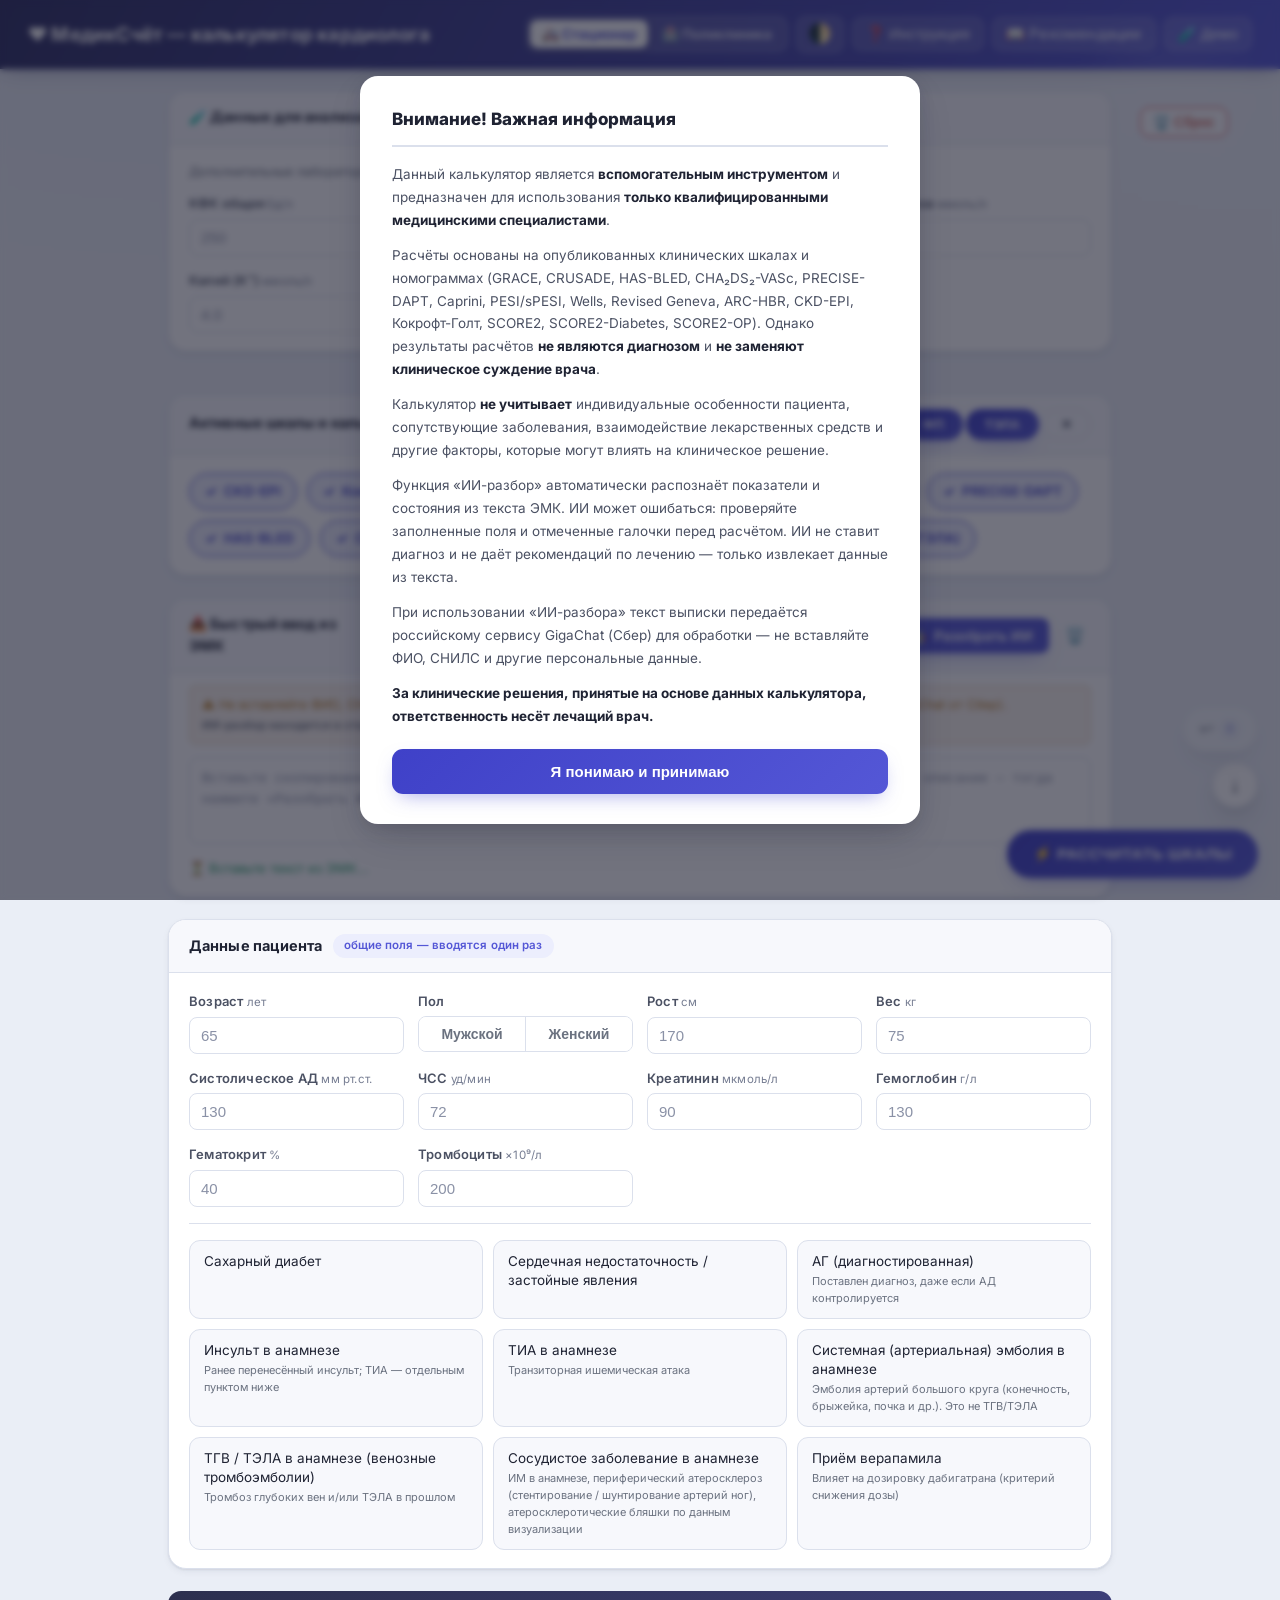
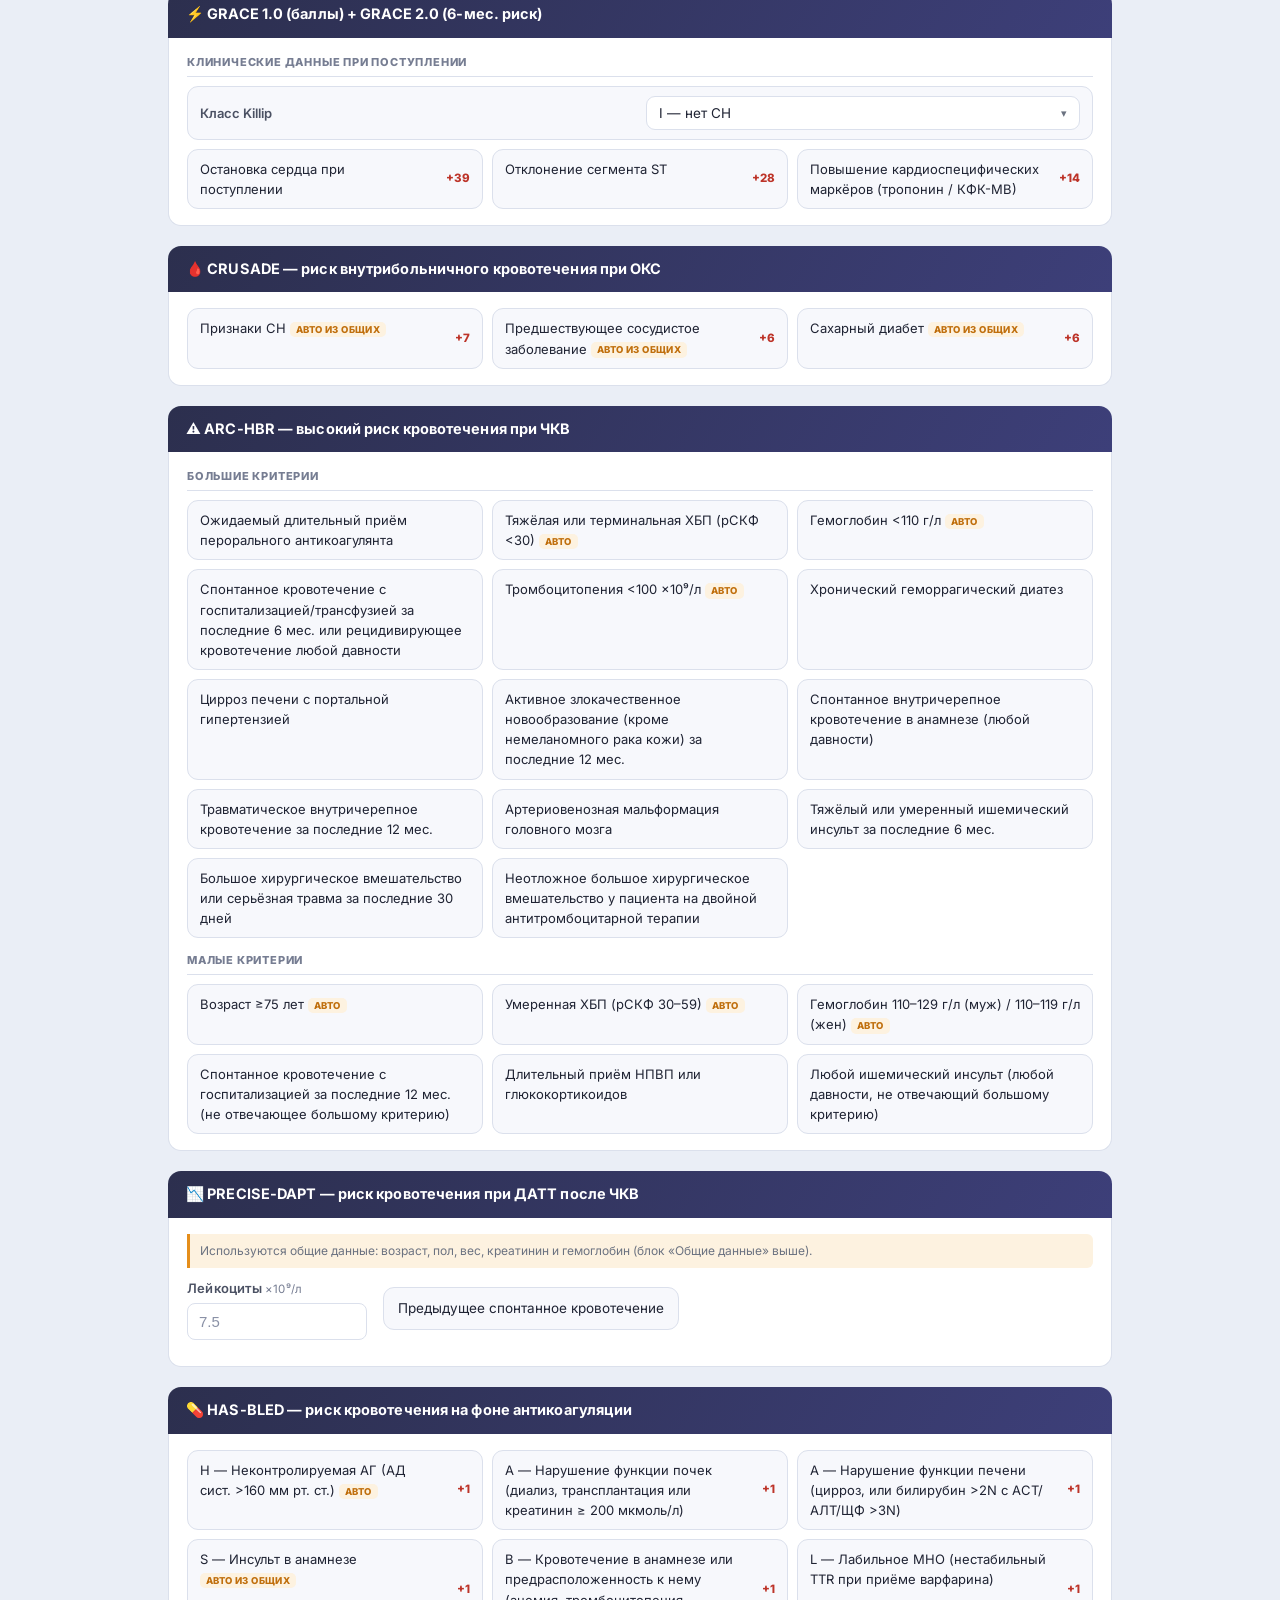
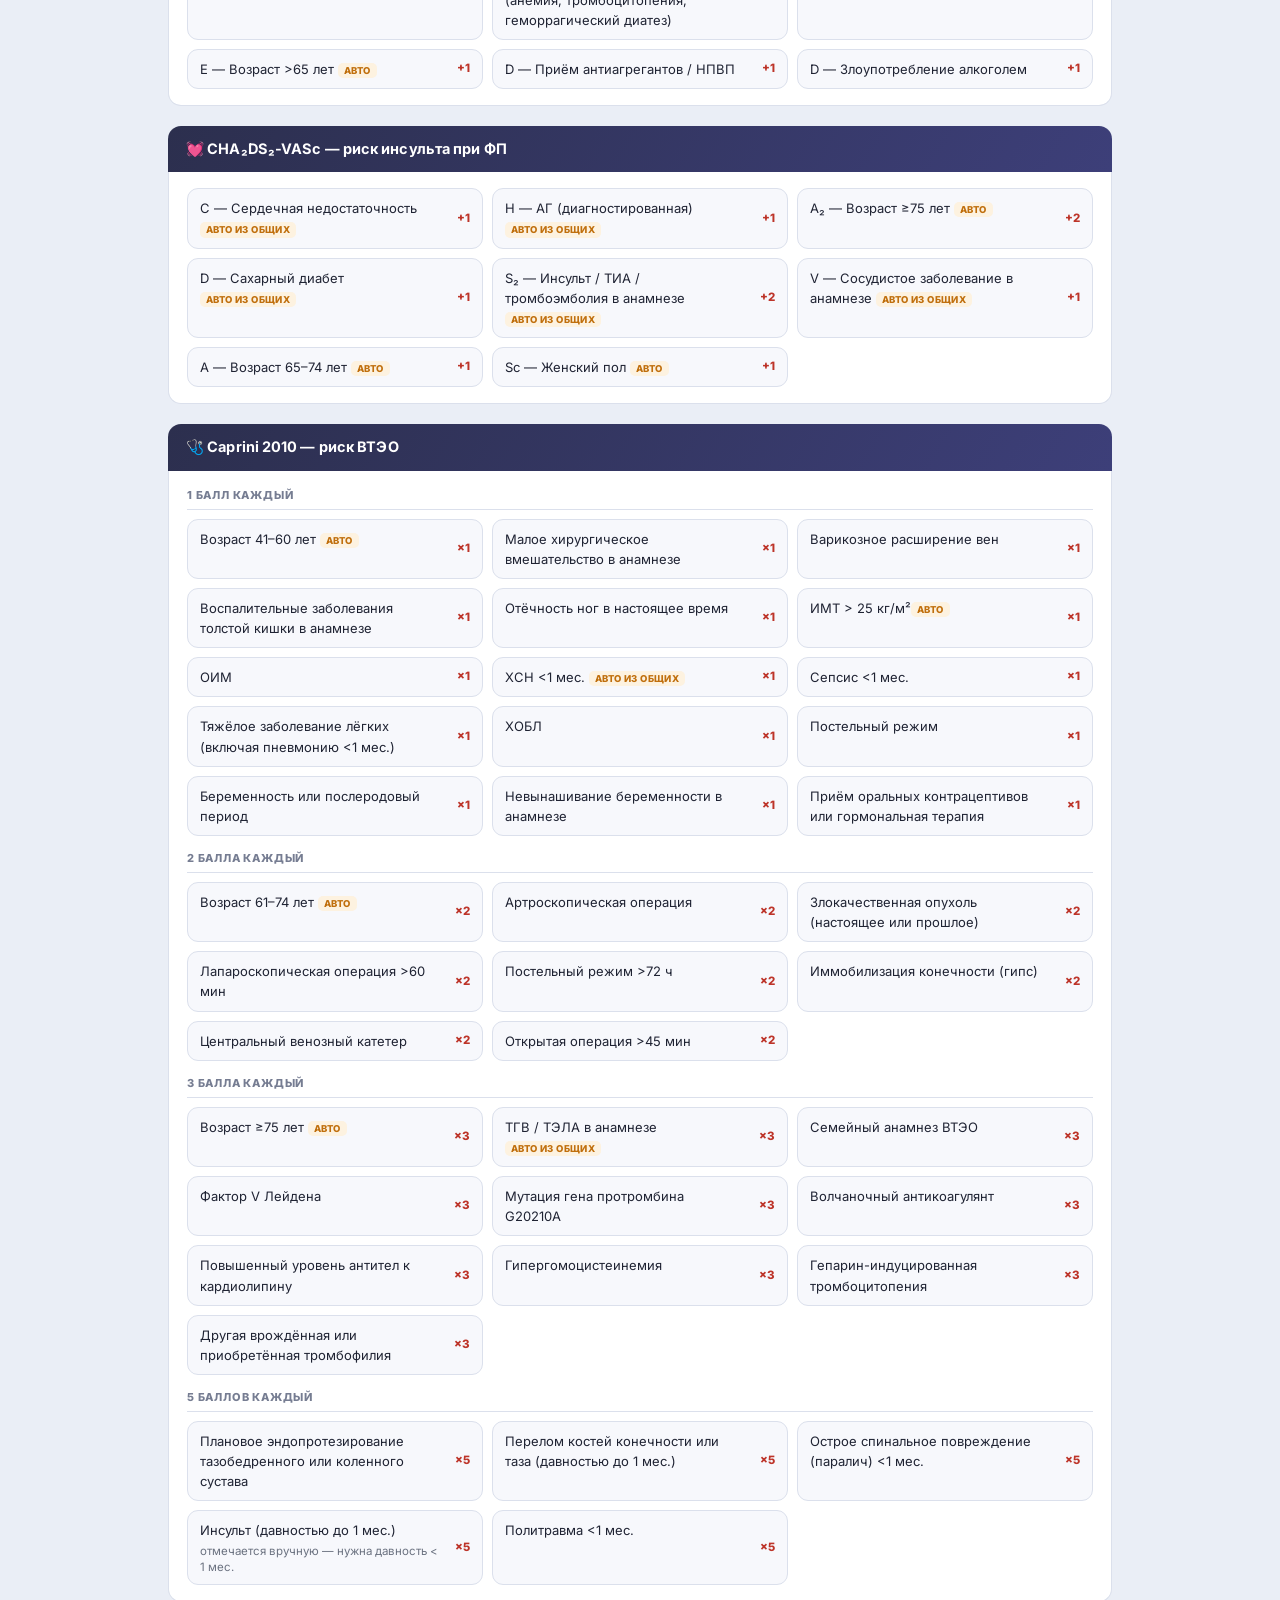
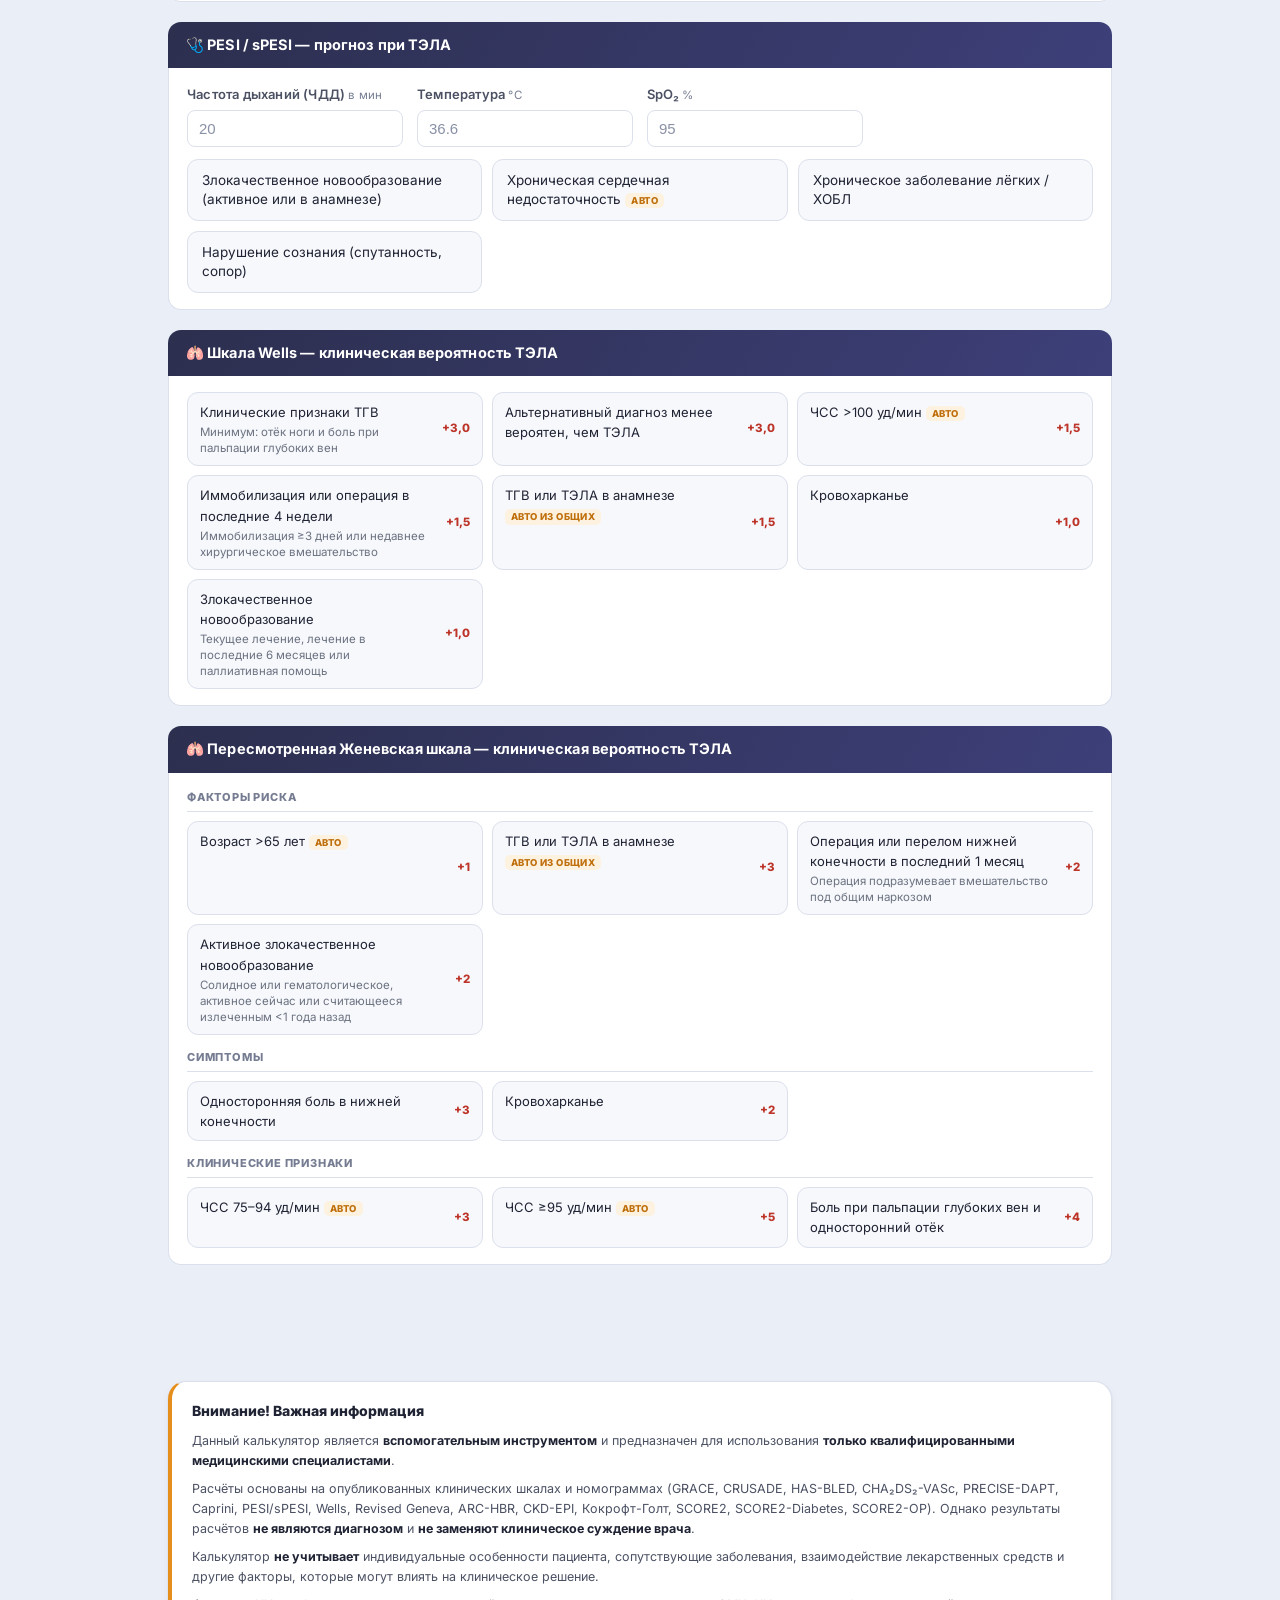
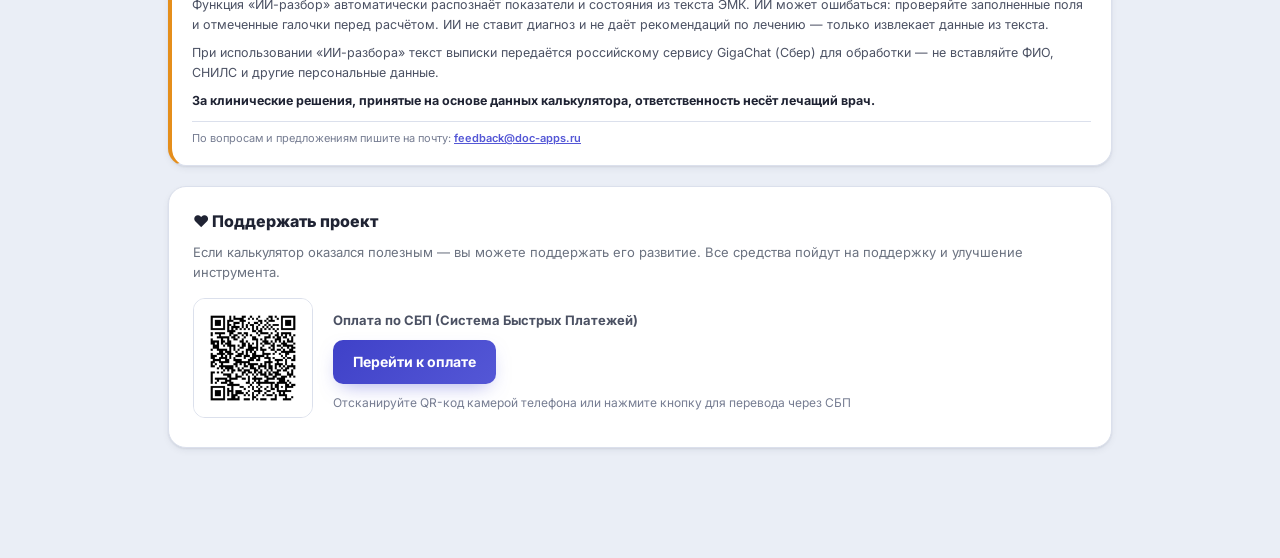
<file: index.html>
<!DOCTYPE html>
<html lang="ru">
<head>
<link rel="icon" type="image/png" href="favicon.png">
<link rel="shortcut icon" href="favicon.png">
<meta charset="UTF-8">
<meta name="viewport" content="width=device-width, initial-scale=1.0">
<title>МедикСчёт — калькулятор кардиолога</title>
<link rel="preconnect" href="https://fonts.googleapis.com">
<link rel="preconnect" href="https://fonts.gstatic.com" crossorigin>
<link href="https://fonts.googleapis.com/css2?family=Inter:wght@400;500;600;700;800&display=swap" rel="stylesheet">
<link rel="stylesheet" href="styles.css?v=2">
<style>
/* ===== Модуль «Перед операцией» (periop) ===== */
.periop-tabs{display:flex;gap:4px;flex-wrap:wrap;border-bottom:1px solid var(--border);padding:0 0 10px;margin:2px 0 12px}
.periop-tab{border:1px solid var(--border);background:var(--surface-2);padding:7px 13px;border-radius:8px;cursor:pointer;font-weight:700;font-size:12.5px;color:var(--text-2)}
.periop-tab.active{background:var(--primary);color:var(--on-primary);border-color:var(--primary)}
.periop-pane{display:none}
.periop-pane.active{display:block}
.periop-field{display:flex;flex-direction:column;gap:4px;margin-bottom:10px;font-size:12px;color:var(--muted)}
.periop-field b{color:var(--text);font-weight:600}
.periop-field select,.periop-field input[type=number],.periop-field input[type=text],.periop-field input[type=date]{width:100%;max-width:420px;padding:8px 10px;border:1px solid var(--border);border-radius:8px;font-family:inherit;font-size:13px;background:var(--surface);color:var(--text)}
.periop-hint{font-size:11px;color:var(--muted);margin-top:2px}
.periop-sec{font-weight:800;font-size:12.5px;margin:12px 0 6px;color:var(--text)}
.periop-row{display:flex;gap:12px;flex-wrap:wrap}
.periop-badge{display:inline-block;background:var(--primary-soft);color:var(--primary);padding:2px 9px;border-radius:20px;font-size:11.5px;font-weight:700}
/* компактные кликабельные карточки (кнопки) */
.periop-grid{display:grid;grid-template-columns:repeat(auto-fill,minmax(240px,1fr));gap:8px;margin:6px 0 10px}
@media(max-width:560px){.periop-grid{grid-template-columns:1fr}}
.periop-card{display:flex;align-items:flex-start;gap:9px;padding:8px 11px;border:1.5px solid var(--border);border-radius:10px;cursor:pointer;background:var(--surface-2);transition:border-color .15s,background .15s,transform .08s;font-size:13px;line-height:1.4;user-select:none}
.periop-card:hover{border-color:var(--primary);background:var(--surface)}
.periop-card:active{transform:scale(.997)}
.periop-card input[type="checkbox"]{width:16px;height:16px;flex-shrink:0;margin-top:2px;accent-color:var(--primary);cursor:pointer}
.periop-card .auto-tag{margin-left:6px}
.periop-drugItem{display:flex;flex-direction:column;gap:0}
.periop-drugAction{display:none;color:var(--text-2);font-size:12px;background:var(--surface-2);border:1px solid var(--border);border-top:none;border-radius:0 0 8px 8px;padding:7px 10px;margin:-6px 0 0 0;line-height:1.45}
.periop-drugItem:has(input:checked) .periop-drugAction{display:block}
@supports selector(:has(*)){
  .periop-card input[type="checkbox"]{position:absolute;width:0;height:0;opacity:0;margin:0;pointer-events:none}
  .periop-card:has(input:checked){border-color:var(--primary)!important;background:var(--primary-soft)!important;box-shadow:inset 3px 0 0 var(--primary)!important}
  .periop-card.auto:has(input:checked){border-color:var(--orange)!important;background:var(--orange-soft)!important;box-shadow:inset 3px 0 0 var(--orange)!important}
  .periop-card:has(input:disabled){cursor:default}
}
body.dark-theme .periop-card{background:rgba(255,255,255,.02);border-color:rgba(255,255,255,.09)}
body.dark-theme .periop-card:hover{background:rgba(255,255,255,.04);border-color:var(--primary)}
body.dark-theme .periop-drugAction{background:rgba(255,255,255,.03);border-color:rgba(255,255,255,.09);color:var(--text-2)}
#p_pciRow .periop-card{background:var(--surface);border-color:var(--border)}
#p_pciRow .periop-card:hover{background:var(--surface);border-color:var(--primary)}
body.dark-theme #p_pciRow .periop-card{background:rgba(255,255,255,.06);border-color:rgba(255,255,255,.12)}
body.dark-theme #p_pciRow .periop-card:hover{background:rgba(255,255,255,.08);border-color:var(--primary)}
.periop-verdict{display:flex;align-items:center;gap:10px;border-radius:10px;padding:12px 14px;margin:10px 0;font-weight:800;font-size:15px;border-left:4px solid transparent}
.periop-ok{background:var(--green-soft);color:var(--green-deep);border-left-color:var(--green)}
.periop-caution{background:var(--orange-soft);color:var(--orange-deep);border-left-color:var(--orange)}
.periop-defer{background:var(--red-soft);color:var(--red-deep);border-left-color:var(--red)}
.periop-pending{background:var(--surface-3);color:var(--text-2);border-left-color:var(--border-strong)}
.periop-outCard{background:var(--surface);border:1.5px solid var(--border);border-radius:10px;overflow:hidden;display:flex;flex-direction:column}
.periop-outHeader{display:flex;align-items:center;justify-content:space-between;gap:8px;padding:8px 12px;background:var(--surface-2);border-bottom:1px solid var(--border);font-weight:700;font-size:13px;color:var(--text)}
.periop-outHeader .group-btn{padding:5px 10px;font-size:12px}
.periop-outCard .periop-out{border:none;margin:0;border-radius:0;background:var(--surface);flex:1;padding:10px 12px}
@media(max-width:700px){#p_outGrid{grid-template-columns:1fr}}
.periop-out{background:var(--surface-2);border:1px solid var(--border);border-radius:8px;padding:10px 12px;font-size:12.5px;line-height:1.55;white-space:pre-wrap;font-family:inherit;margin:6px 0;color:var(--text)}
.periop-outSec{margin-bottom:10px}
.periop-outSec:last-child{margin-bottom:0}
.periop-outSecTitle{font-weight:800;font-size:11px;letter-spacing:.04em;text-transform:uppercase;color:var(--muted);margin-bottom:5px;display:flex;align-items:center;gap:6px}
.periop-outLine{font-size:13px;line-height:1.5;color:var(--text);margin-bottom:2px}
.periop-outLine b{font-weight:700}
.periop-outList{margin:4px 0 0 0;padding-left:18px;font-size:13px;line-height:1.5;color:var(--text)}
.periop-outList li{margin-bottom:3px}
.periop-outList li::marker{color:var(--muted)}
.periop-chipRow{display:flex;flex-wrap:wrap;gap:6px;margin:6px 0}
.periop-chip{display:inline-flex;align-items:center;padding:2px 9px;border-radius:20px;font-size:11.5px;font-weight:700;background:var(--surface-2);border:1px solid var(--border);color:var(--text-2)}
body.dark-theme .periop-outSecTitle{color:var(--text-2)}
body.dark-theme .periop-outLine,body.dark-theme .periop-outList{color:var(--text)}
.periop-status{font-size:12px;color:var(--green-deep);min-height:16px;margin:6px 0}
.periop-hide{display:none!important}
</style>
</head>

<body>

<header style="display: flex; justify-content: space-between; align-items: center;">
  <span>❤️ МедикСчёт — калькулятор кардиолога</span>
  <div style="display: flex; align-items: center; gap: 8px; flex-wrap: wrap;">
    <div class="mode-switch" id="modeSwitch" title="Режим работы">
      <button type="button" class="mode-btn active" data-mode="emergency">🚑 Стационар</button>
      <button type="button" class="mode-btn" data-mode="outpatient">🏥 Поликлиника</button>
    </div>
    <button id="themeToggle" title="Переключить тему">🌓</button>
    <button id="helpOpenBtn" title="Инструкция">❓ Инструкция</button>
    <a href="pericarditis.html" target="_blank" title="Клинические рекомендации" id="recBtn">📖 Рекомендации</a>
    <button id="resetBtn" title="Сбросить все данные">🗑️ Сброс</button>
    <div style="position: relative;">
      <button id="demoToggle" title="Демонстрационные сценарии">🧪 Демо</button>
      <div id="demoDropdown" style="display:none;">
        <div class="demo-item" data-demo="acs">ОКС</div>
        <div class="demo-item" data-demo="afib">ФП</div>
        <div class="demo-item" data-demo="pe">ТЭЛА</div>
        <div class="demo-item" data-demo="lipids">Липиды: базовый SCORE2</div>
        <div class="demo-item" data-demo="lipids_dm">Липиды: СД 2 типа</div>
        <div class="demo-item" data-demo="lipids_mi">Липиды: после инфаркта</div>
        <div class="demo-item" data-demo="lipids_op">Липиды: 75 лет</div>
        <div class="demo-item" data-demo="lipids_young">Липиды: молодой диабетик</div>
      </div>
    </div>
  </div>
</header>

<div class="container">
<div class="layout-wrapper">
<aside class="sidebar-left">

  <div class="card" id="analysisInputCard">
    <div class="card-header">
      🧪 Данные для анализа
      <span class="badge">необязательно</span>
    </div>
    <div class="card-body">
      <div class="analysis-note">
        Дополнительные лабораторные показатели. Заполните вручную или подтяните из ЭМК.
      </div>
      <div class="input-grid">
        <div class="input-group">
          <label>КФК общая <span class="unit">Ед/л</span></label>
          <input type="text" id="ck_total" placeholder="250">
        </div>
        <div class="input-group">
          <label>КФК-МВ <span class="unit">Ед/л</span></label>
          <input type="text" id="ck_mb" placeholder="38">
        </div>
        <div class="input-group">
          <label>Натрий (Na) <span class="unit">ммоль/л</span></label>
          <input type="text" id="na_measured" placeholder="135">
        </div>
        <div class="input-group">
          <label>Глюкоза <span class="unit">ммоль/л</span></label>
          <input type="text" id="glucose" placeholder="5.5">
        </div>
        <div class="input-group">
          <label>Калий (K⁺) <span class="unit">ммоль/л</span></label>
          <input type="text" id="potassium" placeholder="4.0">
        </div>
        <div class="input-group">
          <label>Магний (Mg²⁺) <span class="unit">ммоль/л</span></label>
          <input type="text" id="magnesium" placeholder="0.85">
        </div>
      </div>
    </div>
  </div>

  <div class="card" id="analysisPanel" style="display:none;">
    <div class="card-header">🧠 Анализ</div>
    <div class="card-body">
      <div id="analysisModules"></div>
    </div>
  </div>

</aside>
<main class="main-content">

  <!-- ===== ВЫБОР ШКАЛ ===== -->
  <div class="card">
    <div class="card-header" style="display: flex; justify-content: space-between; align-items: center;">
     <span>Активные шкалы и калькуляторы <span class="info-icon" id="outpatientHintIcon" style="cursor:help;font-size:16px;opacity:0.6;vertical-align:middle;">ⓘ</span></span>
     <div style="display: flex; gap: 8px;" id="scaleGroupBtns">
       <button type="button" class="group-btn group-emergency" data-group="acs">ОКС</button>
       <button type="button" class="group-btn group-emergency" data-group="afib">ФП</button>
       <button type="button" class="group-btn group-emergency" data-group="pe">ТЭЛА</button>
       <button type="button" class="group-btn group-outpatient" data-group="lipids">💊 Липиды</button>
       <button type="button" class="group-btn group-outpatient" data-group="periop" id="periopGroupBtn" title="Перед операцией — оценка риска">🩺 Перед операцией</button>
       <button type="button" class="group-btn" id="clearScalesBtn" title="Очистить выбор">✕</button>
     </div>
    </div>
    <div class="card-body">
      <div class="scale-selector" id="scaleSelector">
        <label class="scale-toggle active" id="toggle_ckdepi">
          <input type="checkbox" id="scale_ckdepi" checked onchange="toggleScale('ckdepi',this)">CKD-EPI
        </label>
        <label class="scale-toggle active" id="toggle_cg">
          <input type="checkbox" id="scale_cg" checked onchange="toggleScale('cg',this)">Кокрофт-Голт
        </label>
        <label class="scale-toggle active" id="toggle_grace">
          <input type="checkbox" id="scale_grace" checked onchange="toggleScale('grace',this)">GRACE
        </label>
        <label class="scale-toggle active" id="toggle_crusade">
          <input type="checkbox" id="scale_crusade" checked onchange="toggleScale('crusade',this)">CRUSADE
        </label>
        <label class="scale-toggle active" id="toggle_archbr">
          <input type="checkbox" id="scale_archbr" checked onchange="toggleScale('archbr',this)">ARC-HBR
        </label>
        <label class="scale-toggle active" id="toggle_caprini">
          <input type="checkbox" id="scale_caprini" checked onchange="toggleScale('caprini',this)">Caprini
        </label>
        <label class="scale-toggle active" id="toggle_precise">
          <input type="checkbox" id="scale_precise" checked onchange="toggleScale('precise',this)">PRECISE-DAPT
        </label>
        <label class="scale-toggle active" id="toggle_hasbled">
          <input type="checkbox" id="scale_hasbled" checked onchange="toggleScale('hasbled',this)">HAS-BLED
        </label>
        <label class="scale-toggle active" id="toggle_cha2ds2">
          <input type="checkbox" id="scale_cha2ds2" checked onchange="toggleScale('cha2ds2',this)">CHA₂DS₂-VASc
        </label>
        <label class="scale-toggle active" id="toggle_pesi">
          <input type="checkbox" id="scale_pesi" checked onchange="toggleScale('pesi',this)">PESI / sPESI (ТЭЛА)
        </label>
        <label class="scale-toggle active" id="toggle_wells">
          <input type="checkbox" id="scale_wells" checked onchange="toggleScale('wells',this)">Wells (ТЭЛА)
        </label>
        <label class="scale-toggle active" id="toggle_geneva">
          <input type="checkbox" id="scale_geneva" checked onchange="toggleScale('geneva',this)">Geneva (ТЭЛА)
        </label>
        <label class="scale-toggle" id="toggle_score2">
          <input type="checkbox" id="scale_score2" onchange="toggleScale('score2',this)">СС-риск и липиды (SCORE2)
        </label>
        <label class="scale-toggle" id="toggle_periop" style="display:none;">
          <input type="checkbox" id="scale_periop" onchange="toggleScalePeriop(this)">🩺 Перед операцией
        </label>
      </div>
    </div>
  </div>

  <!-- ===== БЫСТРЫЙ ВВОД ИЗ ЭМК ===== -->
  <div class="card">
    <div class="card-header">
      📥 Быстрый ввод из ЭМК
      <span class="badge">вставьте таблицу или текст из Промед — данные заполнятся автоматически</span>
      <button id="aiParseBtn" class="btn-ai" title="ИИ: разобрать произвольный текст выписки">
        <span class="ai-dot" id="aiDot"></span><span class="ai-ico">🤖</span><span id="aiBtnLabel">Разобрать ИИ</span>
      </button>
      <button id="clearEmrBtn" title="Очистить поле">🗑️</button>
    </div>
    <div class="card-body">
    <div class="privacy-note">⚠️ Не вставляйте ФИО, СНИЛС, адрес и другие персональные данные. Текст обрабатывается российским ИИ (GigaChat от Сбер).
      <br><span class="dev-badge">ИИ-разбор находится в стадии разработки — функция может работать нестабильно.</span></div>
      <textarea id="emrPaste" rows="3" placeholder="Вставьте скопированный текст или таблицу анализов из Промед (Ctrl+V)... Или произвольное описание — тогда нажмите «Разобрать ИИ»"></textarea>
      <div id="emrStatus">⏳ Вставьте текст из ЭМК...</div>
      <div id="aiStatus" class="ai-answer" style="display:none;">
        <div class="ai-answer-head">
          <div class="ai-avatar">🤖</div>
          <div class="t">ИИ-ассистент</div>
          <div class="s" id="aiTime"></div>
        </div>
        <div class="ai-answer-body">
          <div id="aiFieldsSec" style="display:none;">
            <div class="ai-sec-title">Найдено показателей</div>
            <div class="chips" id="aiChips"></div>
          </div>
          <div id="aiCommentSec" style="display:none;">
            <div class="ai-sec-title">Комментарий</div>
            <div class="ai-comment" id="aiComment"></div>
          </div>
          <div id="aiMsgSec">
            <div class="ai-msg" id="aiMsg"></div>
          </div>
        </div>
      </div>
    </div>
  </div>

  <!-- ===== ОБЩИЕ ДАННЫЕ ===== -->
  <div class="card">
    <div class="card-header">Данные пациента <span class="badge">общие поля — вводятся один раз</span></div>
    <div class="card-body">
      <div class="scale-cb-hint" id="noScaleHint" style="display:none;margin-bottom:12px;padding:10px 12px;background:var(--orange-soft);border-left:3px solid var(--orange);border-radius:0 6px 6px 0;font-size:13px;line-height:1.5;">
        Выберите хотя бы одну шкалу — тогда здесь появятся поля для ввода.
      </div>
      <div class="input-grid">

        <div class="input-group field-age">
          <label>Возраст <span class="unit">лет</span></label>
          <input type="text" id="age" placeholder="65">
        </div>



        <div class="input-group field-sex">
          <label>Пол</label>
          <div class="sex-toggle-group">
            <button type="button" class="sex-btn" data-sex="m">Мужской</button>
            <button type="button" class="sex-btn" data-sex="f">Женский</button>
          </div>
          <input type="hidden" id="sex" value="">
        </div>

        <div class="input-group field-height">
          <label>Рост <span class="unit">см</span></label>
          <input type="text" id="height" placeholder="170">
        </div>

        <div class="input-group field-weight">
          <label>Вес <span class="unit">кг</span></label>
          <input type="text" id="weight" placeholder="75">
        </div>

        <div class="input-group field-sbp">
          <label>Систолическое АД <span class="unit">мм рт.ст.</span></label>
          <input type="text" id="sbp" placeholder="130">
        </div>

        <div class="input-group field-hr">
          <label>ЧСС <span class="unit">уд/мин</span></label>
          <input type="text" id="hr" placeholder="72">
        </div>

        <div class="input-group field-creat">
          <label>Креатинин <span class="unit">мкмоль/л</span></label>
          <input type="text" id="creatinine" placeholder="90">
        </div>

        <div class="input-group field-hb">
          <label>Гемоглобин <span class="unit">г/л</span></label>
          <input type="text" id="hb" placeholder="130">
        </div>

        <div class="input-group field-hct">
          <label>Гематокрит <span class="unit">%</span></label>
          <input type="text" id="hct" placeholder="40">
        </div>

        <div class="input-group field-plt">
          <label>Тромбоциты <span class="unit">×10⁹/л</span></label>
          <input type="text" id="plt" placeholder="200">
        </div>

      </div>

      <div class="divider"></div>

      <div class="checkbox-grid">

        <label class="cb-item field-dm">
          <input type="checkbox" id="cb_dm">
          <div>
            <div class="cb-label">Сахарный диабет</div>
          </div>
        </label>

        <label class="cb-item field-hf">
          <input type="checkbox" id="cb_hf">
          <div>
            <div class="cb-label">Сердечная недостаточность / застойные явления</div>
          </div>
        </label>

        <label class="cb-item field-htn">
          <input type="checkbox" id="cb_htn">
          <div>
            <div class="cb-label">АГ (диагностированная)</div>
            <div class="cb-hint">Поставлен диагноз, даже если АД контролируется</div>
          </div>
        </label>

        <label class="cb-item field-stroke">
          <input type="checkbox" id="cb_stroke">
          <div>
            <div class="cb-label">Инсульт в анамнезе</div>
            <div class="cb-hint">Ранее перенесённый инсульт; ТИА — отдельным пунктом ниже</div>
          </div>
        </label>

        <label class="cb-item field-stroke">
          <input type="checkbox" id="cb_tia">
          <div>
            <div class="cb-label">ТИА в анамнезе</div>
            <div class="cb-hint">Транзиторная ишемическая атака</div>
          </div>
        </label>

        <label class="cb-item field-embolism">
          <input type="checkbox" id="cb_embolism">
          <div>
            <div class="cb-label">Системная (артериальная) эмболия в анамнезе</div>
            <div class="cb-hint">Эмболия артерий большого круга (конечность, брыжейка, почка и др.). Это не ТГВ/ТЭЛА</div>
          </div>
        </label>

        <label class="cb-item field-vte">
          <input type="checkbox" id="cb_vte">
          <div>
            <div class="cb-label">ТГВ / ТЭЛА в анамнезе (венозные тромбоэмболии)</div>
            <div class="cb-hint">Тромбоз глубоких вен и/или ТЭЛА в прошлом</div>
          </div>
        </label>

        <label class="cb-item field-vasc">
          <input type="checkbox" id="cb_vasc">
          <div>
            <div class="cb-label">Сосудистое заболевание в анамнезе</div>
            <div class="cb-hint">ИМ в анамнезе, периферический атеросклероз (стентирование / шунтирование артерий ног), атеросклеротические бляшки по данным визуализации</div>
          </div>
        </label>

        <label class="cb-item field-verapamil">
          <input type="checkbox" id="cb_verapamil">
          <div>
            <div class="cb-label">Приём верапамила</div>
            <div class="cb-hint">Влияет на дозировку дабигатрана (критерий снижения дозы)</div>
          </div>
        </label>

        <label class="cb-item field-mi">
          <input type="checkbox" id="cb_mi">
          <div>
            <div class="cb-label">Инфаркт миокарда в анамнезе</div>
            <div class="cb-hint">Перенесённый ИМ, включая ОКС с подъёмом и без подъёма ST</div>
          </div>
        </label>

        <label class="cb-item field-sghs">
          <input type="checkbox" id="cb_sghs">
          <div>
            <div class="cb-label">СГХС (семейная гиперхолестеринемия)</div>
            <div class="cb-hint">Вероятная/определённая СГХС по клиническим критериям</div>
          </div>
        </label>

        <label class="cb-item field-dm-tod">
          <input type="checkbox" id="cb_dm_tod">
          <div>
            <div class="cb-label">Поражение органов-мишеней при СД</div>
            <div class="cb-hint">Микроальбуминурия/протеинурия, ретинопатия, нейропатия и др.</div>
          </div>
        </label>

        <label class="cb-item field-fh-cvd">
          <input type="checkbox" id="cb_fh_cvd">
          <div>
            <div class="cb-label">Семейный анамнез ССЗ</div>
            <div class="cb-hint">Ранние ССЗ у родственников первой линии: мужчины &lt; 55 лет, женщины &lt; 60 лет</div>
          </div>
        </label>

        <label class="cb-item field-fh-lip">
          <input type="checkbox" id="cb_fh_lip">
          <div>
            <div class="cb-label">Семейная гиперлипидемия</div>
            <div class="cb-hint">IIa, IIb или III тип по данным семейного анамнеза</div>
          </div>
        </label>

        <label class="cb-item field-asb50">
          <input type="checkbox" id="cb_asb50">
          <div>
            <div class="cb-label">АСБ со стенозом &gt; 50%</div>
            <div class="cb-hint">Атеросклеротическое ССЗ по данным обследования (дуплексное сканирование, КТ)</div>
          </div>
        </label>

        <label class="cb-item field-ath25">
          <input type="checkbox" id="cb_ath25">
          <div>
            <div class="cb-label">Атеросклероз некоронарных артерий (25–49%)</div>
            <div class="cb-hint">Гемодинамически незначимый атеросклероз (стеноз 25–49%)</div>
          </div>
        </label>

        <label class="cb-item field-gosghs">
          <input type="checkbox" id="cb_gosghs">
          <div>
            <div class="cb-label">Гомозиготная СГХС (гоСГХС)</div>
            <div class="cb-hint">Экстремальный риск: цель ХС ЛНП &lt; 1,0 ммоль/л</div>
          </div>
        </label>

      </div>
    </div>
  </div>

  <!-- ===== ПЕРЕД ОПЕРАЦИЕЙ (модуль periop, режим «Поликлиника») ===== -->
  <div class="card" id="periopBlock" style="display:none;">
    <div class="card-header" style="display:flex;align-items:center;justify-content:space-between;gap:10px;flex-wrap:wrap">
      <span>🩺 Перед операцией <span style="font-weight:400;color:var(--muted);font-size:11.5px">консультация перед плановой операцией · AHA/ACC 2024</span></span>
      <button type="button" class="group-btn" id="p_termsBtn" title="Справочник терминов" style="padding:6px 12px;font-size:12.5px">❓ Термины</button>
    </div>
    <div class="card-body">
      <div class="periop-tabs" id="periopTabs">
        <button type="button" class="periop-tab active" data-tab="p_tab1">1 · Операция</button>
        <button type="button" class="periop-tab" data-tab="p_tab2">2 · Состояние</button>
        <button type="button" class="periop-tab" data-tab="p_tab3">3 · Риск</button>
        <button type="button" class="periop-tab" data-tab="p_tab4">4 · Лекарства</button>
        <button type="button" class="periop-tab" data-tab="p_tab5">5 · Заключение</button>
      </div>

      <div class="periop-pane active" id="p_tab1">
        <div class="periop-field"><b>Тип операции <span class="info-icon" id="p_tipOpType" style="cursor:help;font-size:15px;opacity:.65;vertical-align:middle">ⓘ</span></b>
          <select id="p_opType">
            <option value="">— выберите —</option>
            <optgroup label="Наивысший риск">
              <option value="vascular">Сосудистая (выше паховой связки)</option>
              <option value="thoracic">Торакальная</option>
              <option value="transplant">Трансплантация</option>
              <option value="neuro">Нейрохирургия</option>
            </optgroup>
            <optgroup label="Промежуточный риск">
              <option value="general">Общая хирургия</option>
              <option value="ent">ЛОР</option>
              <option value="urology">Урология</option>
              <option value="ortho">Ортопедия</option>
            </optgroup>
            <optgroup label="Низкий риск">
              <option value="endocrine">Эндокринные операции</option>
              <option value="breast">Молочная железа</option>
              <option value="gyn">Гинекология / акушерство</option>
            </optgroup>
            <option value="unknown">Не знаю / другое</option>
          </select>
        </div>
        <div class="periop-field periop-hide" id="p_intraRow"><b>Операция внутрибрюшная? <span class="info-icon" id="p_tipIntra" style="cursor:help;font-size:15px;opacity:.65;vertical-align:middle">ⓘ</span></b>
          <select id="p_opIntra"><option value="">—</option><option value="1">Да</option><option value="0">Нет</option></select>
        </div>
        <div class="periop-hint periop-hide" id="p_unknownHint" style="color:var(--orange-deep)">Риск не определён автоматически. Выберите его вручную в поле «Риск операции» (классификация — разд. 1.5).</div>
        <div class="periop-field"><b>Срочность <span class="info-icon" id="p_tipUrgency" style="cursor:help;font-size:15px;opacity:.65;vertical-align:middle">ⓘ</span></b>
          <select id="p_opUrgency">
            <option value="elective">Плановая</option>
            <option value="timeSensitive">Time-sensitive (можно отложить до 3 мес)</option>
            <option value="urgent">Срочная</option>
            <option value="emergency">Экстренная</option>
          </select>
        </div>
        <div class="periop-field"><b>Риск операции (MACE) <span class="info-icon" id="p_tipRisk" style="cursor:help;font-size:15px;opacity:.65;vertical-align:middle">ⓘ</span></b>
          <select id="p_opRisk"><option value="">— по категории —</option><option value="low">Низкий (&lt;1%)</option><option value="elevated">Повышенный (≥1%)</option></select>
          <span class="periop-hint" id="p_opRiskHint"></span>
        </div>
      </div>

      <div class="periop-pane" id="p_tab2">
        <div class="periop-sec">Нестабильные состояния — стоп-признаки</div>
        <div class="periop-grid">
          <label class="periop-card"><input type="checkbox" id="p_uAcs"><span>ОКС: нестабильная стенокардия / ИМ ≤30 дн.</span></label>
          <label class="periop-card"><input type="checkbox" id="p_uHf"><span>Декомпенсация ХСН</span></label>
          <label class="periop-card"><input type="checkbox" id="p_uAsSympt"><span>Симптомный тяжёлый аортальный стеноз <span class="info-icon" id="p_tipAs" style="cursor:help;font-size:15px;opacity:.65;vertical-align:middle">ⓘ</span></span></label>
          <label class="periop-card"><input type="checkbox" id="p_uArrhythmia"><span>Значимая симптомная аритмия <span class="info-icon" id="p_tipArrh" style="cursor:help;font-size:15px;opacity:.65;vertical-align:middle">ⓘ</span></span></label>
          <label class="periop-card"><input type="checkbox" id="p_uStroke"><span>Недавний инсульт / ТИА</span></label>
        </div>
        <div class="periop-sec">Особое — не «стоп», но важно</div>
        <div class="periop-grid">
          <label class="periop-card"><input type="checkbox" id="p_htnSevere"><span>Тяжёлая АГ ≥180/110 <span class="info-icon" id="p_tipHtn" style="cursor:help;font-size:15px;opacity:.65;vertical-align:middle">ⓘ</span></span></label>
        </div>
        <div class="periop-field"><b>Известный тяжёлый аортальный стеноз (без симптомов)?</b>
          <select id="p_asKnown"><option value="">не знаю</option><option value="yes">да</option><option value="no">нет</option></select>
        </div>
        <label class="periop-card" style="margin:8px 0"><input type="checkbox" id="p_pciEver"><span>Было ЧКВ со стентом</span></label>
        <div class="periop-hide" id="p_pciRow" style="margin:6px 0 0 0; padding:10px 12px; background:var(--surface-2); border:1px solid var(--border); border-radius:10px">
          <div class="periop-row" style="align-items:flex-end">
            <div class="periop-field" style="min-width:150px" id="p_pciDateField"><b>Дата ЧКВ</b><input type="date" id="p_pciDate"><span class="periop-hint" id="p_pciDateHint" style="display:none;color:var(--orange-deep)"></span> <span class="warning-icon" id="p_pciDateWarn" style="display:none;cursor:help;">⚠️</span></div>
            <div class="periop-field" style="min-width:110px" id="p_pciGE12Field"><b style="visibility:hidden">&nbsp;</b><label class="periop-card" style="justify-content:center;padding:8px 10px"><input type="checkbox" id="p_pciGE12"><span style="font-weight:600">≥12 мес</span></label></div>
            <div class="periop-field" style="min-width:190px"><b>Показание</b>
              <select id="p_pciInd"><option value="acs">ОКС (инфаркт)</option><option value="ccd">Стабильная ИБС</option><option value="unknown">Не знаю</option></select>
            </div>
          </div>
          <input type="hidden" id="p_pciMonths" value="">
          <label class="periop-card" style="margin-top:8px"><input type="checkbox" id="p_pciComplex"><span>Сложное ЧКВ (бифуркации, длинные стенты, многососудистое) или детали неизвестны</span></label>
        </div>
        <div class="periop-field" id="p_hba1cRow" style="margin-top:10px"><b>HbA1c измерялся за последние 3 месяца?</b>
          <select id="p_hba1cRecent"><option value="yes">Да</option><option value="no">Нет / не знаю</option></select>
        </div>
      </div>

      <div class="periop-pane" id="p_tab3">
        <div class="periop-sec">RCRI <span class="periop-badge" id="p_rcriBadge">0 · I (низкий)</span> <span class="info-icon" id="p_tipRcri" style="cursor:help;font-size:15px;opacity:.65;vertical-align:middle">ⓘ</span></div>
        <div class="periop-grid">
          <label class="periop-card auto"><input type="checkbox" id="p_rIhd" disabled><span>ИБС <span style="color:var(--muted);font-weight:400">инфаркт/стенокардия</span> <span class="auto-tag">авто</span></span></label>
          <label class="periop-card auto"><input type="checkbox" id="p_rCvd" disabled><span>ЦВБ <span style="color:var(--muted);font-weight:400">инсульт/ТИА</span> <span class="auto-tag">авто</span></span></label>
          <label class="periop-card auto"><input type="checkbox" id="p_rHf" disabled><span>ХСН <span class="auto-tag">авто</span></span></label>
          <label class="periop-card"><input type="checkbox" id="p_rDmInsulin"><span>СД на инсулине <span class="info-icon" id="p_tipDm" style="cursor:help;font-size:14px;opacity:.65;vertical-align:middle">ⓘ</span> <span class="warning-icon" id="p_dmWarn" style="display:none;cursor:help;">⚠️</span></span></label>
          <label class="periop-card auto"><input type="checkbox" id="p_rCrea" disabled><span>Креатинин ≥177 <span class="auto-tag">авто</span></span></label>
          <label class="periop-card auto"><input type="checkbox" id="p_rHigh" disabled><span>Высокорисковая операция <span class="auto-tag">авто</span></span></label>
        </div>
        <div class="periop-hint" style="margin:6px 0">Класс: 0 — I (низкий) · 1 — II (умеренный) · 2 — III (высокий) · ≥3 — IV (очень высокий)</div>
        <div class="periop-field"><b>≥4 METs? Поднимается на 2 пролёта? <span class="info-icon" id="p_tipMet" style="cursor:help;font-size:15px;opacity:.65;vertical-align:middle">ⓘ</span></b>
          <select id="p_met4"><option value="">не знаю</option><option value="yes">Да</option><option value="no">Нет</option></select>
        </div>
      </div>

      <div class="periop-pane" id="p_tab4">
        <div class="periop-hint" style="margin-bottom:6px">Отметьте, что принимает — подсказка появится сразу и попадёт в заключение.</div>
        <div id="p_drugList" class="periop-grid"></div>
      </div>

      <div class="periop-pane" id="p_tab5">
        <div class="periop-verdict periop-pending" id="p_verdict">Заполните вкладки — вердикт появится автоматически.</div>
        <div class="periop-grid" id="p_outGrid" style="grid-template-columns:1fr 1fr;gap:12px;margin-top:12px">
          <div class="periop-outCard">
            <div class="periop-outHeader"><span>📝 Для истории болезни</span><button type="button" class="group-btn" id="p_copyHistoryBtn" title="Копировать историю">📋 Копировать</button></div>
            <div class="periop-out" id="p_historyOut"></div>
          </div>
          <div class="periop-outCard">
            <div class="periop-outHeader"><span>🩺 Для хирурга / анестезиолога</span><button type="button" class="group-btn" id="p_copySurgeonBtn" title="Копировать для хирурга">📋 Копировать</button></div>
            <div class="periop-out" id="p_surgeonOut"></div>
          </div>
        </div>
        <div style="display:flex;align-items:center;gap:10px;margin-top:12px;flex-wrap:wrap">
          <button type="button" class="group-btn" id="p_copyBtn" style="background:var(--primary);color:#fff;border-color:var(--primary)">📋 Копировать всё</button>
          <div class="periop-status" id="p_copyStatus"></div>
        </div>
      </div>
    </div>
  </div>

  <!-- ===== GRACE ===== -->
  <div class="scale-block" id="block_grace">
    <div class="scale-block-header">⚡ GRACE 1.0 (баллы) + GRACE 2.0 (6‑мес. риск)</div>
    <div class="scale-block-body">
      <div class="section-label">Клинические данные при поступлении</div>

      <div class="scale-select-group">
        <label>Класс Killip</label>
        <select id="grace_killip">
          <option value="1">I — нет СН</option>
          <option value="2">II — влажные хрипы, ↑ЦВД</option>
          <option value="3">III — отёк лёгких</option>
          <option value="4">IV — кардиогенный шок</option>
        </select>
      </div>

      <div class="scale-cb-grid">
        <label class="scale-cb-item">
          <input type="checkbox" id="grace_arrest">
          <span>Остановка сердца при поступлении</span>
          <span class="pts">+39</span>
        </label>
        <label class="scale-cb-item">
          <input type="checkbox" id="grace_st">
          <span>Отклонение сегмента ST</span>
          <span class="pts">+28</span>
        </label>
        <label class="scale-cb-item">
          <input type="checkbox" id="grace_enzymes">
          <span>Повышение кардиоспецифических маркёров (тропонин / КФК-МВ)</span>
          <span class="pts">+14</span>
        </label>
      </div>
    </div>
  </div>

  <!-- ===== CRUSADE ===== -->
  <div class="scale-block" id="block_crusade">
    <div class="scale-block-header">🩸 CRUSADE — риск внутрибольничного кровотечения при ОКС</div>
    <div class="scale-block-body">
      <div class="scale-cb-grid">
        <label class="scale-cb-item auto-cb" id="crusade_auto_sex_row" style="display:none;">
          <input type="checkbox" id="crusade_female" disabled>
          <span>Женский пол <span class="auto-tag">авто</span></span>
          <span class="pts">+8</span>
        </label>
        <label class="scale-cb-item auto-cb" id="crusade_auto_hf_row">
          <input type="checkbox" id="crusade_hf" disabled>
          <span>Признаки СН <span class="auto-tag">авто из общих</span></span>
          <span class="pts">+7</span>
        </label>
        <label class="scale-cb-item auto-cb" id="crusade_auto_vasc_row">
          <input type="checkbox" id="crusade_vasc" disabled>
          <span>Предшествующее сосудистое заболевание <span class="auto-tag">авто из общих</span></span>
          <span class="pts">+6</span>
        </label>
        <label class="scale-cb-item auto-cb" id="crusade_auto_dm_row">
          <input type="checkbox" id="crusade_dm" disabled>
          <span>Сахарный диабет <span class="auto-tag">авто из общих</span></span>
          <span class="pts">+6</span>
        </label>
      </div>
    </div>
  </div>

  <!-- ===== ARC-HBR ===== -->
  <div class="scale-block" id="block_archbr">
    <div class="scale-block-header">⚠️ ARC-HBR — высокий риск кровотечения при ЧКВ</div>
    <div class="scale-block-body">

      <div class="section-label">Большие критерии</div>
      <div class="scale-cb-grid">

        <label class="scale-cb-item">
          <input type="checkbox" id="arc_oac">
          <span>Ожидаемый длительный приём перорального антикоагулянта</span>
        </label>

        <label class="scale-cb-item auto-cb" id="arc_ckd_major_row">
          <input type="checkbox" id="arc_ckd_major" disabled>
          <span>Тяжёлая или терминальная ХБП (рСКФ &lt;30) <span class="auto-tag">авто</span></span>
        </label>

        <label class="scale-cb-item auto-cb" id="arc_hb_major_row">
          <input type="checkbox" id="arc_hb_major" disabled>
          <span>Гемоглобин &lt;110 г/л <span class="auto-tag">авто</span></span>
        </label>

        <label class="scale-cb-item">
          <input type="checkbox" id="arc_bleed6m">
          <span>Спонтанное кровотечение с госпитализацией/трансфузией за последние 6 мес. или рецидивирующее кровотечение любой давности</span>
        </label>

        <label class="scale-cb-item auto-cb" id="arc_plt_row">
          <input type="checkbox" id="arc_plt" disabled>
          <span>Тромбоцитопения &lt;100 ×10⁹/л <span class="auto-tag">авто</span></span>
        </label>

        <label class="scale-cb-item">
          <input type="checkbox" id="arc_diathesis">
          <span>Хронический геморрагический диатез</span>
        </label>

        <label class="scale-cb-item">
          <input type="checkbox" id="arc_cirrhosis">
          <span>Цирроз печени с портальной гипертензией</span>
        </label>

        <label class="scale-cb-item">
          <input type="checkbox" id="arc_cancer">
          <span>Активное злокачественное новообразование (кроме немеланомного рака кожи) за последние 12 мес.</span>
          <span class="warning-icon" id="arc_cancer_warning" style="display:none; margin-left:6px; cursor:help;">⚠️</span>
        </label>

        <label class="scale-cb-item">
          <input type="checkbox" id="arc_ich_spont">
          <span>Спонтанное внутричерепное кровотечение в анамнезе (любой давности)</span>
        </label>

        <label class="scale-cb-item">
          <input type="checkbox" id="arc_ich_trauma">
          <span>Травматическое внутричерепное кровотечение за последние 12 мес.</span>
        </label>

        <label class="scale-cb-item">
          <input type="checkbox" id="arc_avm">
          <span>Артериовенозная мальформация головного мозга</span>
        </label>

        <label class="scale-cb-item">
          <input type="checkbox" id="arc_stroke_severe">
          <span>Тяжёлый или умеренный ишемический инсульт за последние 6 мес.</span>
        </label>

        <label class="scale-cb-item">
          <input type="checkbox" id="arc_surgery30d">
          <span>Большое хирургическое вмешательство или серьёзная травма за последние 30 дней</span>
        </label>

        <label class="scale-cb-item">
          <input type="checkbox" id="arc_surgery_dapt">
          <span>Неотложное большое хирургическое вмешательство у пациента на двойной антитромбоцитарной терапии</span>
        </label>

      </div>

      <div class="section-label" style="margin-top:14px;">Малые критерии</div>
      <div class="scale-cb-grid">

        <label class="scale-cb-item auto-cb" id="arc_age75_row">
          <input type="checkbox" id="arc_age75" disabled>
          <span>Возраст ≥75 лет <span class="auto-tag">авто</span></span>
        </label>

        <label class="scale-cb-item auto-cb" id="arc_ckd_minor_row">
          <input type="checkbox" id="arc_ckd_minor" disabled>
          <span>Умеренная ХБП (рСКФ 30–59) <span class="auto-tag">авто</span></span>
        </label>

        <label class="scale-cb-item auto-cb" id="arc_hb_minor_row">
          <input type="checkbox" id="arc_hb_minor" disabled>
          <span>Гемоглобин 110–129 г/л (муж) / 110–119 г/л (жен) <span class="auto-tag">авто</span></span>
        </label>

        <label class="scale-cb-item">
          <input type="checkbox" id="arc_bleed12m">
          <span>Спонтанное кровотечение с госпитализацией за последние 12 мес. (не отвечающее большому критерию)</span>
        </label>

        <label class="scale-cb-item">
          <input type="checkbox" id="arc_nsaid">
          <span>Длительный приём НПВП или глюкокортикоидов</span>
        </label>

        <label class="scale-cb-item">
          <input type="checkbox" id="arc_stroke_any">
          <span>Любой ишемический инсульт (любой давности, не отвечающий большому критерию)</span>
        </label>

      </div>
    </div>
  </div>

  <!-- ===== PRECISE-DAPT ===== -->
  <div class="scale-block" id="block_precise">
    <div class="scale-block-header">📉 PRECISE-DAPT — риск кровотечения при ДАТТ после ЧКВ</div>
    <div class="scale-block-body">
      <div class="scale-cb-hint" style="margin-bottom:10px;padding:8px 10px;background:var(--orange-soft);border-left:3px solid var(--orange);border-radius:0 6px 6px 0;font-size:12px;line-height:1.5;">
        Используются общие данные: возраст, пол, вес, креатинин и гемоглобин (блок «Общие данные» выше).
      </div>
      <div style="display:flex; gap:16px; align-items:center; flex-wrap:wrap; margin-bottom:10px;">
        <div class="input-group" style="flex:0 0 180px;">
          <label>Лейкоциты <span class="unit">×10⁹/л</span></label>
          <input type="text" id="wbc" placeholder="7.5">
        </div>
        <label class="cb-item" style="margin-bottom:0;">
          <input type="checkbox" id="precise_bleed">
          <div>
            <div class="cb-label">Предыдущее спонтанное кровотечение</div>
          </div>
        </label>
      </div>
    </div>
  </div>

  <!-- ===== HAS-BLED ===== -->
  <div class="scale-block" id="block_hasbled">
    <div class="scale-block-header">💊 HAS-BLED — риск кровотечения на фоне антикоагуляции</div>
    <div class="scale-block-body">
      <div class="scale-cb-grid">
  
        <label class="scale-cb-item auto-cb" id="hb_htn_row">
          <input type="checkbox" id="hb_htn" disabled>
          <span>H — Неконтролируемая АГ (АД сист. &gt;160 мм рт. ст.) <span class="auto-tag">авто</span></span>
          <span class="pts">+1</span>
        </label>
  
        <label class="scale-cb-item" id="hb_renal_label">
          <input type="checkbox" id="hb_renal">
          <span>A — Нарушение функции почек (диализ, трансплантация или креатинин ≥ 200 мкмоль/л)</span>
          <span class="warning-icon" id="hb_renal_warning" style="display:none; margin-left:6px; cursor:help;">⚠️</span>
          <span class="pts">+1</span>
        </label>
  
        <label class="scale-cb-item">
          <input type="checkbox" id="hb_liver">
          <span>A — Нарушение функции печени (цирроз, или билирубин &gt;2N с АСТ/АЛТ/ЩФ &gt;3N)</span>
          <span class="pts">+1</span>
        </label>
  
        <label class="scale-cb-item auto-cb" id="hb_stroke_row">
          <input type="checkbox" id="hb_stroke" disabled>
          <span>S — Инсульт в анамнезе <span class="auto-tag">авто из общих</span></span>
          <span class="pts">+1</span>
        </label>
  
        <label class="scale-cb-item" id="hb_bleed_label">
          <input type="checkbox" id="hb_bleed">
          <span>B — Кровотечение в анамнезе или предрасположенность к нему (анемия, тромбоцитопения, геморрагический диатез)</span>
          <span class="warning-icon" id="hb_bleed_warning" style="display:none; margin-left:6px; cursor:help;" title="">⚠️</span>
          <span class="pts">+1</span>
        </label>
  
        <label class="scale-cb-item">
          <input type="checkbox" id="hb_inr">
          <span>L — Лабильное МНО (нестабильный TTR при приёме варфарина)</span>
          <span class="pts">+1</span>
        </label>
  
        <label class="scale-cb-item auto-cb" id="hb_age_row">
          <input type="checkbox" id="hb_age" disabled>
          <span>E — Возраст &gt;65 лет <span class="auto-tag">авто</span></span>
          <span class="pts">+1</span>
        </label>
  
        <label class="scale-cb-item">
          <input type="checkbox" id="hb_drugs">
          <span>D — Приём антиагрегантов / НПВП</span>
          <span class="pts">+1</span>
        </label>
  
        <label class="scale-cb-item">
          <input type="checkbox" id="hb_alcohol">
          <span>D — Злоупотребление алкоголем</span>
          <span class="pts">+1</span>
        </label>
  
      </div>
    </div>
  </div>

  <!-- ===== CHA2DS2-VASc ===== -->
  <div class="scale-block" id="block_cha2ds2">
    <div class="scale-block-header">💓 CHA₂DS₂-VASc — риск инсульта при ФП</div>
    <div class="scale-block-body">
      <div class="scale-cb-grid">

        <label class="scale-cb-item auto-cb">
          <input type="checkbox" id="cha_hf" disabled>
          <span>C — Сердечная недостаточность <span class="auto-tag">авто из общих</span></span>
          <span class="pts">+1</span>
        </label>

        <label class="scale-cb-item auto-cb">
          <input type="checkbox" id="cha_htn" disabled>
          <span>H — АГ (диагностированная) <span class="auto-tag">авто из общих</span></span>
          <span class="pts">+1</span>
        </label>

        <label class="scale-cb-item auto-cb" id="cha_age75_row">
          <input type="checkbox" id="cha_age75" disabled>
          <span>A₂ — Возраст ≥75 лет <span class="auto-tag">авто</span></span>
          <span class="pts">+2</span>
        </label>

        <label class="scale-cb-item auto-cb">
          <input type="checkbox" id="cha_dm" disabled>
          <span>D — Сахарный диабет <span class="auto-tag">авто из общих</span></span>
          <span class="pts">+1</span>
        </label>

        <label class="scale-cb-item auto-cb">
          <input type="checkbox" id="cha_stroke" disabled>
          <span>S₂ — Инсульт / ТИА / тромбоэмболия в анамнезе <span class="auto-tag">авто из общих</span></span>
          <span class="pts">+2</span>
        </label>

        <label class="scale-cb-item auto-cb">
          <input type="checkbox" id="cha_vasc" disabled>
          <span>V — Сосудистое заболевание в анамнезе <span class="auto-tag">авто из общих</span></span>
          <span class="pts">+1</span>
        </label>

        <label class="scale-cb-item auto-cb" id="cha_age65_row">
          <input type="checkbox" id="cha_age65" disabled>
          <span>A — Возраст 65–74 лет <span class="auto-tag">авто</span></span>
          <span class="pts">+1</span>
        </label>

        <label class="scale-cb-item auto-cb" id="cha_female_row">
          <input type="checkbox" id="cha_female" disabled>
          <span>Sc — Женский пол <span class="auto-tag">авто</span></span>
          <span class="pts">+1</span>
        </label>

      </div>
    </div>
  </div>

  <!-- ===== CAPRINI ===== -->
  <div class="scale-block" id="block_caprini">
    <div class="scale-block-header">🩺 Caprini 2010 — риск ВТЭО</div>
    <div class="scale-block-body">

      <div class="section-label">1 балл каждый</div>
      <div class="scale-cb-grid">
        <label class="scale-cb-item auto-cb" id="cap_age41_row">
          <input type="checkbox" id="cap_age41" disabled>
          <span>Возраст 41–60 лет <span class="auto-tag">авто</span></span><span class="pts">×1</span>
        </label>
        <label class="scale-cb-item">
          <input type="checkbox" id="cap_minor_surgery">
          <span>Малое хирургическое вмешательство в анамнезе</span><span class="pts">×1</span>
        </label>
        <label class="scale-cb-item">
          <input type="checkbox" id="cap_varicose">
          <span>Варикозное расширение вен</span><span class="pts">×1</span>
        </label>
        <label class="scale-cb-item">
          <input type="checkbox" id="cap_ibd">
          <span>Воспалительные заболевания толстой кишки в анамнезе</span><span class="pts">×1</span>
        </label>
        <label class="scale-cb-item">
          <input type="checkbox" id="cap_swollen_legs">
          <span>Отёчность ног в настоящее время</span><span class="pts">×1</span>
        </label>
        <label class="scale-cb-item auto-cb">
          <input type="checkbox" id="cap_obesity" disabled>
          <span>ИМТ > 25 кг/м²<span class="auto-tag">авто</span></span><span class="pts">×1</span>
        </label>
        <label class="scale-cb-item" id="cap_acs_label">
          <input type="checkbox" id="cap_acs">
          <span>ОИМ</span>
          <span class="warning-icon" id="cap_acs_warning" style="display:none; margin-left:6px; cursor:help;">⚠️</span>
          <span class="pts">×1</span>
        </label>
        <label class="scale-cb-item auto-cb">
          <input type="checkbox" id="cap_chf" disabled>
          <span>ХСН &lt;1 мес. <span class="auto-tag">авто из общих</span></span><span class="pts">×1</span>
        </label>
        <label class="scale-cb-item">
          <input type="checkbox" id="cap_sepsis">
          <span>Сепсис &lt;1 мес.</span><span class="pts">×1</span>
        </label>
        <label class="scale-cb-item">
          <input type="checkbox" id="cap_lung_disease">
          <span>Тяжёлое заболевание лёгких (включая пневмонию &lt;1 мес.)</span><span class="pts">×1</span>
        </label>
        <label class="scale-cb-item">
          <input type="checkbox" id="cap_copd">
          <span>ХОБЛ</span>
          <span class="warning-icon" id="cap_copd_warning" style="display:none; margin-left:6px; cursor:help;">⚠️</span><span class="pts">×1</span>
        </label>
        <label class="scale-cb-item">
          <input type="checkbox" id="cap_bedrest">
          <span>Постельный режим</span><span class="pts">×1</span>
        </label>
        <label class="scale-cb-item">
          <input type="checkbox" id="cap_pregnancy">
          <span>Беременность или послеродовый период</span><span class="pts">×1</span>
        </label>
        <label class="scale-cb-item">
          <input type="checkbox" id="cap_miscarriage">
          <span>Невынашивание беременности в анамнезе</span><span class="pts">×1</span>
        </label>
        <label class="scale-cb-item">
          <input type="checkbox" id="cap_oc">
          <span>Приём оральных контрацептивов или гормональная терапия</span><span class="pts">×1</span>
        </label>
      </div>

      <div class="section-label">2 балла каждый</div>
      <div class="scale-cb-grid">
        <label class="scale-cb-item auto-cb" id="cap_age61_row">
          <input type="checkbox" id="cap_age61" disabled>
          <span>Возраст 61–74 лет <span class="auto-tag">авто</span></span><span class="pts">×2</span>
        </label>
        <label class="scale-cb-item">
          <input type="checkbox" id="cap_arthroscopy">
          <span>Артроскопическая операция</span><span class="pts">×2</span>
        </label>
        <label class="scale-cb-item">
          <input type="checkbox" id="cap_cancer">
          <span>Злокачественная опухоль (настоящее или прошлое)</span><span class="pts">×2</span>
        </label>
        <label class="scale-cb-item">
          <input type="checkbox" id="cap_laparoscopy">
          <span>Лапароскопическая операция &gt;60 мин</span><span class="pts">×2</span>
        </label>
        <label class="scale-cb-item">
          <input type="checkbox" id="cap_bedrest72">
          <span>Постельный режим &gt;72 ч</span><span class="pts">×2</span>
        </label>
        <label class="scale-cb-item">
          <input type="checkbox" id="cap_cast">
          <span>Иммобилизация конечности (гипс)</span><span class="pts">×2</span>
        </label>
        <label class="scale-cb-item">
          <input type="checkbox" id="cap_cvc">
          <span>Центральный венозный катетер</span><span class="pts">×2</span>
        </label>
        <label class="scale-cb-item">
          <input type="checkbox" id="cap_open_surgery">
          <span>Открытая операция &gt;45 мин</span><span class="pts">×2</span>
        </label>
      </div>

      <div class="section-label">3 балла каждый</div>
      <div class="scale-cb-grid">
        <label class="scale-cb-item auto-cb" id="cap_age75_row">
          <input type="checkbox" id="cap_age75" disabled>
          <span>Возраст ≥75 лет <span class="auto-tag">авто</span></span><span class="pts">×3</span>
        </label>
        <label class="scale-cb-item auto-cb">
          <input type="checkbox" id="cap_dvt_hx" disabled>
          <span>ТГВ / ТЭЛА в анамнезе <span class="auto-tag">авто из общих</span></span><span class="pts">×3</span>
        </label>
        <label class="scale-cb-item">
          <input type="checkbox" id="cap_fam_dvt">
          <span>Семейный анамнез ВТЭО</span><span class="pts">×3</span>
        </label>
        <label class="scale-cb-item">
          <input type="checkbox" id="cap_factor_v">
          <span>Фактор V Лейдена</span><span class="pts">×3</span>
        </label>
        <label class="scale-cb-item">
          <input type="checkbox" id="cap_prothrombin">
          <span>Мутация гена протромбина G20210A</span><span class="pts">×3</span>
        </label>
        <label class="scale-cb-item">
          <input type="checkbox" id="cap_lupus">
          <span>Волчаночный антикоагулянт</span><span class="pts">×3</span>
        </label>
        <label class="scale-cb-item">
          <input type="checkbox" id="cap_anticardiolipin">
          <span>Повышенный уровень антител к кардиолипину</span><span class="pts">×3</span>
        </label>
        <label class="scale-cb-item">
          <input type="checkbox" id="cap_hyperhomocys">
          <span>Гипергомоцистеинемия</span><span class="pts">×3</span>
        </label>
        <label class="scale-cb-item">
          <input type="checkbox" id="cap_heparin_hit">
          <span>Гепарин-индуцированная тромбоцитопения</span><span class="pts">×3</span>
        </label>
        <label class="scale-cb-item">
          <input type="checkbox" id="cap_other_thrombophilia">
          <span>Другая врождённая или приобретённая тромбофилия</span><span class="pts">×3</span>
        </label>
      </div>

      <div class="section-label">5 баллов каждый</div>
      <div class="scale-cb-grid">
        <label class="scale-cb-item">
          <input type="checkbox" id="cap_elective_hip">
          <span>Плановое эндопротезирование тазобедренного или коленного сустава</span><span class="pts">×5</span>
        </label>
        <label class="scale-cb-item">
          <input type="checkbox" id="cap_hip_fx">
          <span>Перелом костей конечности или таза (давностью до 1 мес.)</span><span class="pts">×5</span>
        </label>
        <label class="scale-cb-item">
          <input type="checkbox" id="cap_spinal_trauma">
          <span>Острое спинальное повреждение (паралич) &lt;1 мес.</span><span class="pts">×5</span>
        </label>
        <label class="scale-cb-item">
          <input type="checkbox" id="cap_stroke_5">
          <span class="scale-cb-text">Инсульт (давностью до 1 мес.) <span class="scale-cb-hint">отмечается вручную — нужна давность < 1 мес.</span></span><span class="pts">×5</span>
          <span class="warning-icon" id="cap_stroke_warning" style="display:none; margin-left:6px; cursor:help;">⚠️</span>
        </label>
        <label class="scale-cb-item">
          <input type="checkbox" id="cap_multiple_trauma">
          <span>Политравма &lt;1 мес.</span><span class="pts">×5</span>
        </label>
      </div>

    </div>
  </div>

  <!-- ===== PESI / sPESI (ТЭЛА) ===== -->
  <div class="scale-block" id="block_pesi">
    <div class="scale-block-header">🩺 PESI / sPESI — прогноз при ТЭЛА</div>
    <div class="scale-block-body">

      <div class="input-grid" style="margin-bottom:12px;">
        <div class="input-group">
          <label>Частота дыханий (ЧДД) <span class="unit">в мин</span></label>
          <input type="text" id="pesi_rr" placeholder="20">
        </div>
        <div class="input-group">
          <label>Температура <span class="unit">°C</span></label>
          <input type="text" id="pesi_temp" placeholder="36.6">
        </div>
        <div class="input-group">
          <label>SpO₂ <span class="unit">%</span></label>
          <input type="text" id="pesi_spo2" placeholder="95">
        </div>
      </div>

      <div class="checkbox-grid">
        <label class="cb-item">
          <input type="checkbox" id="pesi_cancer">
          <div>
            <div class="cb-label">Злокачественное новообразование (активное или в анамнезе)</div>
          </div>
        </label>
        <label class="cb-item auto-filled" id="pesi_hf_row">
          <input type="checkbox" id="pesi_hf">
          <div>
            <div class="cb-label">Хроническая сердечная недостаточность <span class="auto-tag">авто</span></div>
          </div>
        </label>
        <label class="cb-item">
          <input type="checkbox" id="pesi_copd">
          <div>
            <div class="cb-label">Хроническое заболевание лёгких / ХОБЛ</div>
          </div>
        </label>
        <label class="cb-item">
          <input type="checkbox" id="pesi_altered_mental">
          <div>
            <div class="cb-label">Нарушение сознания (спутанность, сопор)</div>
          </div>
        </label>
      </div>
    </div>
  </div>

  <!-- ===== WELLS (ТЭЛА) ===== -->
  <div class="scale-block" id="block_wells">
    <div class="scale-block-header">🫁 Шкала Wells — клиническая вероятность ТЭЛА</div>
    <div class="scale-block-body">

      <div class="scale-cb-grid">

        <label class="scale-cb-item">
          <input type="checkbox" id="wells_dvt_signs">
          <span class="scale-cb-text">
            Клинические признаки ТГВ
            <span class="scale-cb-hint">Минимум: отёк ноги и боль при пальпации глубоких вен</span>
          </span>
          <span class="pts">+3,0</span>
        </label>

        <label class="scale-cb-item">
          <input type="checkbox" id="wells_alt_diag">
          <span>Альтернативный диагноз менее вероятен, чем ТЭЛА</span>
          <span class="pts">+3,0</span>
        </label>

        <label class="scale-cb-item auto-cb" id="wells_hr_row">
          <input type="checkbox" id="wells_hr" disabled>
          <span>ЧСС >100 уд/мин <span class="auto-tag">авто</span></span>
          <span class="pts">+1,5</span>
        </label>

        <label class="scale-cb-item">
          <input type="checkbox" id="wells_immob">
          <span class="scale-cb-text">
            Иммобилизация или операция в последние 4 недели
            <span class="scale-cb-hint">Иммобилизация ≥3 дней или недавнее хирургическое вмешательство</span>
          </span>
          <span class="pts">+1,5</span>
        </label>

        <label class="scale-cb-item auto-cb">
          <input type="checkbox" id="wells_prev_dvt" disabled>
          <span>ТГВ или ТЭЛА в анамнезе <span class="auto-tag">авто из общих</span></span>
          <span class="pts">+1,5</span>
        </label>

        <label class="scale-cb-item">
          <input type="checkbox" id="wells_hemoptysis">
          <span>Кровохарканье</span>
          <span class="pts">+1,0</span>
        </label>

        <label class="scale-cb-item">
          <input type="checkbox" id="wells_cancer">
          <span class="scale-cb-text">
            Злокачественное новообразование
            <span class="scale-cb-hint">Текущее лечение, лечение в последние 6 месяцев или паллиативная помощь</span>
          </span>
          <span class="pts">+1,0</span>
          <span class="warning-icon" id="wells_cancer_warning" style="display:none; margin-left:6px; cursor:help;">⚠️</span>
        </label>

      </div>
    </div>
  </div>

  <!-- ===== REVISED GENEVA (ТЭЛА) ===== -->
  <div class="scale-block" id="block_geneva">
    <div class="scale-block-header">🫁 Пересмотренная Женевская шкала — клиническая вероятность ТЭЛА</div>
    <div class="scale-block-body">

      <div class="section-label">Факторы риска</div>
      <div class="scale-cb-grid">

        <label class="scale-cb-item auto-cb" id="geneva_age_row">
          <input type="checkbox" id="geneva_age" disabled>
          <span>Возраст >65 лет <span class="auto-tag">авто</span></span>
          <span class="pts">+1</span>
        </label>

        <label class="scale-cb-item auto-cb">
          <input type="checkbox" id="geneva_prev_dvt" disabled>
          <span>ТГВ или ТЭЛА в анамнезе <span class="auto-tag">авто из общих</span></span>
          <span class="pts">+3</span>
        </label>

        <label class="scale-cb-item">
          <input type="checkbox" id="geneva_surgery">
          <span class="scale-cb-text">
            Операция или перелом нижней конечности в последний 1 месяц
            <span class="scale-cb-hint">Операция подразумевает вмешательство под общим наркозом</span>
          </span>
          <span class="pts">+2</span>
        </label>

        <label class="scale-cb-item">
          <input type="checkbox" id="geneva_cancer">
          <span class="scale-cb-text">
            Активное злокачественное новообразование
            <span class="scale-cb-hint">Солидное или гематологическое, активное сейчас или считающееся излеченным &lt;1 года назад</span>
          </span>
          <span class="pts">+2</span>
          <span class="warning-icon" id="geneva_cancer_warning" style="display:none; margin-left:6px; cursor:help;">⚠️</span>
        </label>

      </div>

      <div class="section-label">Симптомы</div>
      <div class="scale-cb-grid">

        <label class="scale-cb-item">
          <input type="checkbox" id="geneva_leg_pain">
          <span>Односторонняя боль в нижней конечности</span>
          <span class="pts">+3</span>
        </label>

        <label class="scale-cb-item">
          <input type="checkbox" id="geneva_hemoptysis">
          <span>Кровохарканье</span>
          <span class="pts">+2</span>
        </label>

      </div>

      <div class="section-label">Клинические признаки</div>
      <div class="scale-cb-grid">

        <label class="scale-cb-item auto-cb" id="geneva_hr75_row">
          <input type="checkbox" id="geneva_hr75" disabled>
          <span>ЧСС 75–94 уд/мин <span class="auto-tag">авто</span></span>
          <span class="pts">+3</span>
        </label>

        <label class="scale-cb-item auto-cb" id="geneva_hr95_row">
          <input type="checkbox" id="geneva_hr95" disabled>
          <span>ЧСС ≥95 уд/мин <span class="auto-tag">авто</span></span>
          <span class="pts">+5</span>
        </label>

        <label class="scale-cb-item">
          <input type="checkbox" id="geneva_dvt_signs">
          <span>Боль при пальпации глубоких вен и односторонний отёк</span>
          <span class="pts">+4</span>
        </label>

      </div>
    </div>
  </div>

  <!-- ===== СЕРДЕЧНО-СОСУДИСТЫЙ РИСК И ЛИПИДЫ (SCORE2) ===== -->
  <div class="scale-block" id="block_score2">
    <div class="scale-block-header">❤️ Сердечно-сосудистый риск и липиды (SCORE2) <span class="info-icon" id="score2HintIcon" style="cursor:help;font-size:16px;opacity:0.6;vertical-align:middle;">ⓘ</span></div>
    <div class="scale-block-body">
      <div class="section-label">Липидный профиль</div>
      <div class="input-grid">
        <div class="input-group">
          <label>ХС общий <span class="unit">ммоль/л</span></label>
          <input type="text" id="tchol" placeholder="5.2">
        </div>
        <div class="input-group">
          <label>ЛПВП <span class="unit">ммоль/л</span></label>
          <input type="text" id="hdl" placeholder="1.3">
        </div>
        <div class="input-group">
          <label>Триглицериды <span class="unit">ммоль/л</span></label>
          <input type="text" id="tg" placeholder="1.5">
        </div>
        <div class="input-group">
          <label>ЛПНП (лаборатория) <span class="unit">ммоль/л</span> <span class="info-icon" id="ldlHintIcon" style="cursor:help;font-size:16px;opacity:0.6;vertical-align:middle;">ⓘ</span></label>
          <input type="text" id="ldl" placeholder="2.8">
        </div>
      </div>
      <div class="section-label">Факторы риска</div>
      <div class="input-grid">
        <div class="input-group">
          <label>Курение</label>
          <div class="sex-toggle-group">
            <button type="button" class="sex-btn" data-smoke="no">Не курит</button>
            <button type="button" class="sex-btn" data-smoke="quit">Бросил</button>
            <button type="button" class="sex-btn" data-smoke="yes">Курит</button>
          </div>
          <input type="hidden" id="smoking" value="no">
        </div>
        <div class="input-group field-hba1c">
          <label>HbA1c <span class="unit">%</span></label>
          <input type="text" id="hba1c" placeholder="7.2">
        </div>
        <div class="input-group field-dm-age">
          <label>Возраст дебюта СД <span class="unit">лет</span></label>
          <input type="text" id="dm_age" placeholder="50">
        </div>
      </div>
      <div class="checkbox-grid">
        <label class="cb-item field-dm-age20">
          <input type="checkbox" id="dm_age20">
          <div>
            <div class="cb-label">Длительность СД ≥ 20 лет</div>
            <div class="cb-hint">Отметьте вместо ввода возраста дебюта, если удобнее</div>
          </div>
        </label>
        <label class="cb-item">
          <input type="checkbox" id="score2_2events">
          <div>
            <div class="cb-label">2 сердечно-сосудистых события за 2 года на фоне оптимальной гиполипидемической терапии</div>
          </div>
        </label>
      </div>
    </div>
  </div>

  <!-- ===== РЕЗУЛЬТАТЫ ===== -->
  <div id="results" style="display:none; margin-top:24px;">

    <div class="card">
      <div class="card-header">📊 Результаты</div>
      <div class="card-body" style="padding-bottom:8px;">
        <div class="results-grid" id="resultsGrid"></div>
      </div>
    </div>

    <!-- Блок копирования -->
    <div class="card">
      <div class="card-header">📋 Текст для истории болезни <span class="badge">только результаты без подсказок</span></div>
      <div class="card-body">
        <div class="copy-block" id="copyText"></div>
        <button class="copy-btn" id="copyBtn" onclick="copyToClipboard()">📋 Копировать в буфер обмена</button>
      </div>
    </div>

  </div>

  <!-- Ошибки -->

</main>
</div><!-- /layout-wrapper -->
</div><!-- /container -->

<!-- ===== ДИСКЛЕЙМЕР — БАННЕР ВНИЗУ СТРАНИЦЫ ===== -->
<div class="container disclaimer-container">
  <div class="disclaimer-banner">
    <h3>Внимание! Важная информация</h3>
    <p>Данный калькулятор является <strong>вспомогательным инструментом</strong> и предназначен для использования <strong>только квалифицированными медицинскими специалистами</strong>.</p>
    <p>Расчёты основаны на опубликованных клинических шкалах и номограммах (GRACE, CRUSADE, HAS-BLED, CHA₂DS₂-VASc, PRECISE-DAPT, Caprini, PESI/sPESI, Wells, Revised Geneva, ARC-HBR, CKD-EPI, Кокрофт-Голт, SCORE2, SCORE2-Diabetes, SCORE2-OP). Однако результаты расчётов <strong>не являются диагнозом</strong> и <strong>не заменяют клиническое суждение врача</strong>.</p>
    <p>Калькулятор <strong>не учитывает</strong> индивидуальные особенности пациента, сопутствующие заболевания, взаимодействие лекарственных средств и другие факторы, которые могут влиять на клиническое решение.</p>
    <p>Функция «ИИ-разбор» автоматически распознаёт показатели и состояния из текста ЭМК. ИИ может ошибаться: проверяйте заполненные поля и отмеченные галочки перед расчётом. ИИ не ставит диагноз и не даёт рекомендаций по лечению — только извлекает данные из текста.</p>
    <p>При использовании «ИИ-разбора» текст выписки передаётся российскому сервису GigaChat (Сбер) для обработки — не вставляйте ФИО, СНИЛС и другие персональные данные.</p>
    <p><strong>За клинические решения, принятые на основе данных калькулятора, ответственность несёт лечащий врач.</strong></p>
    <div class="disclaimer-version">По вопросам и предложениям пишите на почту: <a href="mailto:feedback@doc-apps.ru">feedback@doc-apps.ru</a></div>
  </div>

  <!-- ===== БЛОК «ПОДДЕРЖАТЬ РАЗРАБОТЧИКА» ===== -->
  <div class="support-block">
    <h3>❤️ Поддержать проект</h3>
    <p>Если калькулятор оказался полезным — вы можете поддержать его развитие. Все средства пойдут на поддержку и улучшение инструмента.</p>
    <div class="support-qr-area">
      <div class="support-qr-img">
        <img src="QR-код.jpg" alt="QR-код для оплаты по СБП">
      </div>
      <div class="support-info">
        <div class="support-label">Оплата по СБП (Система Быстрых Платежей)</div>
        <a href="https://www.sberbank.ru/ru/choise_bank?requisiteNumber=79964012321&bankCode=100000000111" target="_blank" class="support-link-btn">Перейти к оплате</a>
        <div class="support-hint">Отсканируйте QR-код камерой телефона или нажмите кнопку для перевода через СБП</div>
      </div>
    </div>
  </div>
</div>

<!-- Кастомный тултип -->
<div id="customTooltip"></div>

<!-- Плавающая кнопка "Рассчитать шкалы" -->
<button class="floating-calc" id="calcBtn" onclick="calculate()">
  <span id="calcBtnText">⚡ РАССЧИТАТЬ ШКАЛЫ</span>
</button>

<!-- Контейнер с кнопками навигации -->
<div class="nav-buttons">
  <button id="undoBtn" class="undo-btn" disabled title="Отменить последнее изменение (Ctrl+Z)">
    ↩ <span class="undo-count">0</span>
  </button>
  <button class="scroll-down-btn" onclick="window.scrollTo({ top: document.body.scrollHeight, behavior: 'smooth' });" title="Вниз">↓</button>
  <button class="scroll-top-btn" onclick="window.scrollTo({ top: 0, behavior: 'smooth' });" title="Наверх">↑</button>
</div>

<!-- Контейнер для всплывающих уведомлений (тостов) -->
<div id="toastContainer" style="position: fixed; z-index: 9999; display: flex; flex-direction: column; gap: 10px;"></div>

<!-- ===== ДИСКЛЕЙМЕР — МОДАЛЬНОЕ ОКНО ===== -->
<div id="disclaimerOverlay" class="disclaimer-overlay" style="display:none;">
  <div class="disclaimer-modal">
    <h3>Внимание! Важная информация</h3>
    <p>Данный калькулятор является <strong>вспомогательным инструментом</strong> и предназначен для использования <strong>только квалифицированными медицинскими специалистами</strong>.</p>
    <p>Расчёты основаны на опубликованных клинических шкалах и номограммах (GRACE, CRUSADE, HAS-BLED, CHA₂DS₂-VASc, PRECISE-DAPT, Caprini, PESI/sPESI, Wells, Revised Geneva, ARC-HBR, CKD-EPI, Кокрофт-Голт, SCORE2, SCORE2-Diabetes, SCORE2-OP). Однако результаты расчётов <strong>не являются диагнозом</strong> и <strong>не заменяют клиническое суждение врача</strong>.</p>
    <p>Калькулятор <strong>не учитывает</strong> индивидуальные особенности пациента, сопутствующие заболевания, взаимодействие лекарственных средств и другие факторы, которые могут влиять на клиническое решение.</p>
    <p>Функция «ИИ-разбор» автоматически распознаёт показатели и состояния из текста ЭМК. ИИ может ошибаться: проверяйте заполненные поля и отмеченные галочки перед расчётом. ИИ не ставит диагноз и не даёт рекомендаций по лечению — только извлекает данные из текста.</p>
    <p>При использовании «ИИ-разбора» текст выписки передаётся российскому сервису GigaChat (Сбер) для обработки — не вставляйте ФИО, СНИЛС и другие персональные данные.</p>
    <p><strong>За клинические решения, принятые на основе данных калькулятора, ответственность несёт лечащий врач.</strong></p>
    <button class="disclaimer-accept-btn" onclick="acceptDisclaimer()">Я понимаю и принимаю</button>
  </div>
</div>

<!-- ===== ИНСТРУКЦИЯ — МОДАЛЬНОЕ ОКНО ===== -->
<div id="helpOverlay" class="help-overlay" style="display:none;">
  <div class="help-modal">
    <div class="help-modal-header">
      <span class="help-modal-title">📖 Инструкция</span>
      <button type="button" class="help-close-btn" id="helpCloseBtn" title="Закрыть">✕</button>
    </div>
    <div class="help-modal-body">
      <div class="help-nav" id="helpNav"></div>
      <div class="help-content" id="helpContent"></div>
    </div>
  </div>
</div>
<script src="core.js"></script>
<script src="score2.js"></script>
<script src="lipids.js"></script>
<script src="scales.js"></script>
<script src="analysis.js"></script>
<script src="help.js"></script>
<script src="periop_data.js"></script>
<script src="periop_engine.js"></script>
<script>
/* ===== Модуль «Перед операцией» (periop) — справочник терминов ===== */
(function () {
  // Модальное окно справочника
  var overlay = document.createElement('div');
  overlay.className = 'help-overlay';
  overlay.id = 'periopTermsOverlay';
  overlay.style.display = 'none';   // скрыт по умолчанию: opacity:0 сам по себе НЕ отключает перехват кликов
  overlay.innerHTML =
    '<div class="help-modal" style="max-width:700px">' +
      '<div class="help-modal-header">' +
        '<div class="help-modal-title">❓ Термины и обозначения</div>' +
        '<button type="button" class="help-close-btn" id="p_termsClose">✕</button>' +
      '</div>' +
      '<div class="help-modal-body" style="display:block;overflow:auto;padding:16px 18px">' +
        '<div style="font-weight:800;font-size:13px;margin:2px 0 8px">Риск и шкалы</div>' +
        '<div style="font-size:13px;line-height:1.65;margin-bottom:10px"><b>MACE</b> — большие неблагоприятные сердечно-сосудистые события: смерть от сердечно-сосудистых причин, инфаркт миокарда, остановка сердца (в периоперационном контексте также инсульт, декомпенсация СН). Порог 1% делит операции на низкий и повышенный риск.</div>' +
        '<div style="font-size:13px;line-height:1.65;margin-bottom:10px"><b>Риск операции</b> — вероятность MACE по типу операции (разд. 1.5). Низкий — менее 1%, повышенный — 1% и выше.</div>' +
        '<div style="font-size:13px;line-height:1.65;margin-bottom:10px"><b>RCRI</b> — индекс из 6 пунктов: ИБС, ЦВБ (инсульт/ТИА), ХСН, сахарный диабет на инсулине, креатинин ≥177 мкмоль/л, высокорисковая операция. Класс: 0 — I (низкий), 1 — II (умеренный), 2 — III (высокий), 3 и более — IV (очень высокий). Значение выше 1 — повышенный риск.</div>' +
        '<div style="font-size:13px;line-height:1.65;margin-bottom:10px"><b>MET</b> — мера переносимости нагрузки (1 MET — нагрузка в покое). Способность подняться на 2 лестничных пролёта соответствует примерно 4 MET и более; менее 4 MET — плохая переносимость, фактор риска (разд. 3.2).</div>' +
        '<div style="font-weight:800;font-size:13px;margin:14px 0 8px">Термины в модуле</div>' +
        '<div style="font-size:13px;line-height:1.65;margin-bottom:10px"><b>Срочность операции</b> (Table 2): плановая — можно отложить без ущерба для полного обследования; time-sensitive — отсрочка до 3 месяцев не влияет на исход; срочная — угроза жизни или конечности, 2–24 ч; экстренная — менее 2 ч. Экстренность сама по себе повышает риск.</div>' +
        '<div style="font-size:13px;line-height:1.65;margin-bottom:10px"><b>Высокорисковая операция (для RCRI)</b> — внутрибрюшная, внутригрудная или сосудистая выше паховой связки.</div>' +
        '<div style="font-size:13px;line-height:1.65;margin-bottom:10px"><b>MINS</b> — повреждение миокарда после некардиальной операции (рост тропонина). При повышенном риске рассматривается контроль тропонина после операции (разд. 9.1).</div>' +
        '<div style="font-size:12.5px;color:var(--muted);line-height:1.6;margin-top:14px">Источник: 2024 AHA/ACC Guideline for Perioperative Cardiovascular Management for Noncardiac Surgery. Справочник носит вспомогательный характер и не заменяет клиническое суждение.</div>' +
      '</div>' +
    '</div>';
  document.body.appendChild(overlay);

  function openTerms() {
    overlay.style.display = 'flex';
    requestAnimationFrame(function () { overlay.classList.add('visible'); });
  }
  function closeTerms() {
    overlay.classList.remove('visible');
    setTimeout(function () { overlay.style.display = 'none'; }, 300);
  }

  var btn = document.getElementById('p_termsBtn');
  if (btn) btn.addEventListener('click', openTerms);
  var closeBtn = document.getElementById('p_termsClose');
  if (closeBtn) closeBtn.addEventListener('click', closeTerms);
  overlay.addEventListener('click', function (e) { if (e.target === overlay) closeTerms(); });
  document.addEventListener('keydown', function (e) { if (e.key === 'Escape') closeTerms(); });
})();
</script>
<script>
/* ===== Модуль «Перед операцией» (periop) — интерфейс ===== */
(function () {
  var DATA = window.PeriopData, ENGINE = window.PeriopEngine;
  if (!DATA || !ENGINE) return;

  // Вкладки
  document.getElementById('periopTabs').addEventListener('click', function (e) {
    var b = e.target.closest('.periop-tab'); if (!b) return;
    document.querySelectorAll('.periop-tab').forEach(function (t) { t.classList.remove('active'); });
    document.querySelectorAll('.periop-pane').forEach(function (p) { p.classList.remove('active'); });
    b.classList.add('active');
    document.getElementById(b.dataset.tab).classList.add('active');
  });

  // Список препаратов
  var drugList = document.getElementById('p_drugList');
  DATA.DRUGS.forEach(function (d) {
    var div = document.createElement('div');
    div.className = 'periop-drugItem';
    div.innerHTML = '<label class="periop-card" style="margin:0"><input type="checkbox" class="p_drug" value="' + d.id + '" id="p_drug_' + d.id + '"><span>' + d.label + '</span></label>' +
      '<div class="periop-drugAction">' + d.action + '</div>';
    drugList.appendChild(div);
  });

  function show(el, on) { if (el) el.classList.toggle('periop-hide', !on); }
  function bool(id) { var el = document.getElementById(id); return !!(el && el.checked); }
  function num(id) { var el = document.getElementById(id); if (!el) return null; var v = parseFloat(el.value); return isNaN(v) ? null : v; }
  function val(id) { var el = document.getElementById(id); return el ? el.value : ''; }
  function yesno(id) { var v = val(id); return v === 'yes' ? true : v === 'no' ? false : null; }

  function monthsFromDate(dateStr) {
    if (!dateStr) return null;
    var d = new Date(dateStr);
    if (isNaN(d.getTime())) return null;
    var now = new Date();
    d.setHours(0,0,0,0); now.setHours(0,0,0,0);
    if (d > now) return -1;
    var months = (now.getFullYear() - d.getFullYear()) * 12 + (now.getMonth() - d.getMonth());
    if (now.getDate() < d.getDate()) months--;
    if (months < 0) months = 0;
    return months;
  }
  function getPciMonths() {
    if (bool('p_pciGE12')) return 13;
    var dateVal = val('p_pciDate');
    if (dateVal) {
      var m = monthsFromDate(dateVal);
      if (m === -1) return -1;
      if (m !== null) return m;
    }
    var n = num('p_pciMonths');
    if (n !== null && !isNaN(n)) return n;
    return null;
  }
  function syncPciVisibility() {
    var hasDate = !!val('p_pciDate');
    var ge12 = bool('p_pciGE12');
    var dateField = document.getElementById('p_pciDateField');
    var ge12Field = document.getElementById('p_pciGE12Field');
    if (ge12) {
      if (dateField) dateField.classList.add('periop-hide');
      if (ge12Field) ge12Field.classList.remove('periop-hide');
    } else if (hasDate) {
      if (ge12Field) ge12Field.classList.add('periop-hide');
      if (dateField) dateField.classList.remove('periop-hide');
    } else {
      if (dateField) dateField.classList.remove('periop-hide');
      if (ge12Field) ge12Field.classList.remove('periop-hide');
    }
    var warn = document.getElementById('p_pciDateWarn');
    var hint = document.getElementById('p_pciDateHint');
    var dateVal = val('p_pciDate');
    if (dateVal && monthsFromDate(dateVal) === -1) {
      if (warn) { warn.style.display = 'inline'; if (window.setupTooltipTrigger) window.setupTooltipTrigger(warn, 'Дата ЧКВ в будущем — проверьте правильность. Для расчета сейчас используется 0 мес.'); }
      if (hint) { hint.textContent = 'Дата в будущем — проверьте'; hint.style.display = 'inline'; }
    } else {
      if (warn) warn.style.display = 'none';
      if (hint) hint.style.display = 'none';
    }
  }
  function syncDmWarning() {
    var warn = document.getElementById('p_dmWarn');
    if (!warn) return;
    var dm = bool('cb_dm');
    var dmIns = bool('p_rDmInsulin');
    if (dm && !dmIns) {
      warn.style.display = 'inline';
      if (window.setupTooltipTrigger) window.setupTooltipTrigger(warn, 'Отмечен сахарный диабет в общих данных — уточните, на инсулине ли пациент. Если да — отметьте этот пункт (1 балл RCRI). Если только на таблетках — оставьте пустым.');
    } else {
      warn.style.display = 'none';
    }
  }
  function escapeHtml(s) {
    return String(s).replace(/&/g,'&amp;').replace(/</g,'&lt;').replace(/>/g,'&gt;').replace(/"/g,'&quot;');
  }

  var opTypeEl = document.getElementById('p_opType');
  opTypeEl.addEventListener('change', function () {
    var v = opTypeEl.value;
    show(document.getElementById('p_intraRow'), v === 'general' || v === 'gyn' || v === 'transplant');
    show(document.getElementById('p_unknownHint'), v === 'unknown');
    var hint = DATA.riskHint(v);
    var hintEl = document.getElementById('p_opRiskHint');
    if (hint === 'low') { hintEl.textContent = 'Категория низкого риска (1.5) — подставлен «Низкий».'; document.getElementById('p_opRisk').value = 'low'; }
    else if (hint === 'elevated') { hintEl.textContent = 'Категория повышенного риска (1.5) — подставлен «Повышенный».'; document.getElementById('p_opRisk').value = 'elevated'; }
    else if (v === '') { hintEl.textContent = ''; document.getElementById('p_opRisk').value = ''; }
    else { hintEl.textContent = 'Категория промежуточного риска — итог зависит от пациента (RCRI/METs). Выберите риск вручную.'; }
    update();
    if (typeof scheduleStateSave === 'function') scheduleStateSave();
  });
  var pciEver = document.getElementById('p_pciEver');
  pciEver.addEventListener('change', function () { show(document.getElementById('p_pciRow'), pciEver.checked); syncPciVisibility(); update(); if (typeof scheduleStateSave === 'function') scheduleStateSave(); });
  var cbDm = document.getElementById('cb_dm');
  cbDm.addEventListener('change', function () {
    var rDm = document.getElementById('p_rDmInsulin');
    if (!cbDm.checked) {
      rDm.checked = false;
    }
    if (rDm) rDm.disabled = false;
    syncDmWarning();
    update();
    if (typeof scheduleStateSave === 'function') scheduleStateSave();
  });
  var rDmIns = document.getElementById('p_rDmInsulin');
  rDmIns.addEventListener('change', function () {
    if (rDmIns.checked && !cbDm.checked) {
      cbDm.checked = true;
      rDmIns.disabled = false;
      if (typeof flashField === 'function') flashField(cbDm);
      if (typeof autofill === 'function') autofill();
      if (typeof updateFieldVisibility === 'function') updateFieldVisibility();
    }
    syncDmWarning();
    update();
    if (typeof scheduleStateSave === 'function') scheduleStateSave();
    if (typeof saveUndoState === 'function') saveUndoState();
  });
  var pciDateEl = document.getElementById('p_pciDate');
  var pciGE12El = document.getElementById('p_pciGE12');
  if (pciDateEl) {
    pciDateEl.addEventListener('input', function () {
      if (pciDateEl.value) pciGE12El.checked = false;
      syncPciVisibility(); update(); if (typeof scheduleStateSave === 'function') scheduleStateSave();
    });
    pciDateEl.addEventListener('change', function () {
      if (pciDateEl.value) pciGE12El.checked = false;
      var oldMonths = document.getElementById('p_pciMonths'); if (oldMonths) oldMonths.value = '';
      syncPciVisibility(); update(); if (typeof scheduleStateSave === 'function') scheduleStateSave(); if (typeof saveUndoState === 'function') saveUndoState();
    });
  }
  if (pciGE12El) {
    pciGE12El.addEventListener('change', function () {
      if (pciGE12El.checked) {
        pciDateEl.value = '';
        var oldMonths = document.getElementById('p_pciMonths'); if (oldMonths) oldMonths.value = '';
      }
      syncPciVisibility(); update(); if (typeof scheduleStateSave === 'function') scheduleStateSave(); if (typeof saveUndoState === 'function') saveUndoState();
    });
  }

  // Пересчёт при любом изменении полей модуля и общих данных
  document.addEventListener('input', function (e) { if (e.target.closest('#periopBlock, #age, #creatinine') || isCommonCb(e.target)) { syncDmWarning(); syncPciVisibility(); update(); } });
  document.addEventListener('change', function (e) { if (e.target.closest('#periopBlock, #age, #creatinine') || isCommonCb(e.target)) { syncDmWarning(); syncPciVisibility(); update(); } });
  var COMMON_IDS = ['cb_dm', 'cb_hf', 'cb_mi', 'cb_vasc', 'cb_stroke', 'cb_tia'];
  function isCommonCb(el) { return el && el.id && COMMON_IDS.indexOf(el.id) !== -1; }

  function build() {
    var opIntraRaw = val('p_opIntra');
    var pciMonthsVal = getPciMonths();
    if (pciMonthsVal === -1) pciMonthsVal = 0;
    return ENGINE.evaluate({
      opType: val('p_opType') || 'unknown',
      opIntraperitoneal: opIntraRaw === '1' ? true : opIntraRaw === '0' ? false : null,
      opUrgency: val('p_opUrgency') || 'elective',
      opRisk: val('p_opRisk') || null,
      unstable: { acs: bool('p_uAcs'), hf: bool('p_uHf'), asSympt: bool('p_uAsSympt'), arrhythmia: bool('p_uArrhythmia'), stroke: bool('p_uStroke') },
      htnSevere: bool('p_htnSevere'),
      asKnown: yesno('p_asKnown'),
      pci: { ever: bool('p_pciEver'), months: pciMonthsVal, indication: val('p_pciInd') || 'unknown', complex: bool('p_pciComplex') },
      rcri: { ihd: bool('p_rIhd'), cvd: bool('p_rCvd'), hf: bool('p_rHf'), dmInsulin: bool('p_rDmInsulin'), crea177: bool('p_rCrea') },
      met4: yesno('p_met4'),
      age: num('age'),
      dm: bool('cb_dm'),
      hba1c: { recent: bool('cb_dm') ? yesno('p_hba1cRecent') : null, value: null },
      drugs: Array.prototype.slice.call(document.querySelectorAll('.p_drug:checked')).map(function (c) { return c.value; })
    });
  }

  function update() {
    var crea = num('creatinine');
    document.getElementById('p_rIhd').checked = bool('cb_mi') || bool('cb_vasc');
    document.getElementById('p_rCvd').checked = bool('cb_stroke') || bool('cb_tia');
    document.getElementById('p_rHf').checked = bool('cb_hf');
    document.getElementById('p_rCrea').checked = (crea !== null && crea >= 177);
    var rDm = document.getElementById('p_rDmInsulin');
    if (rDm) rDm.disabled = false;
    show(document.getElementById('p_pciRow'), bool('p_pciEver'));
    syncDmWarning();
    syncPciVisibility();
    var e = build();
    var high = e.rcri.items.filter(function (i) { return i.code === 'highRiskSurg'; })[0];
    document.getElementById('p_rHigh').checked = high.active;
    document.getElementById('p_rcriBadge').textContent = e.rcri.points + ' · ' + e.rcri.classLabel;
    show(document.getElementById('p_hba1cRow'), bool('cb_dm'));
    render(e);
  }

  var _lastHist = '', _lastSurg = '';
  function buildHistoryHtml(e){
    var opLabels = { vascular: 'сосудистая (выше паховой связки)', thoracic: 'торакальная', transplant: 'трансплантация', neuro: 'нейрохирургия', general: 'общая хирургия', ent: 'ЛОР', urology: 'урология', ortho: 'ортопедия', endocrine: 'эндокринные операции', breast: 'молочная железа', gyn: 'гинекология/акушерство', unknown: 'не уточнена' };
    var urgencyLabel = { elective: 'плановая', timeSensitive: 'time-sensitive', urgent: 'срочная', emergency: 'экстренная' }[val('p_opUrgency')] || val('p_opUrgency') || 'плановая';
    var opType = val('p_opType') || 'unknown';
    var opLabel = opLabels[opType] || 'не уточнена';
    var riskVal = val('p_opRisk');
    var riskLabel = riskVal === 'low' ? 'низкий (<1%)' : riskVal === 'elevated' ? 'повышенный (≥1%)' : 'не указан';
    var metRaw = val('p_met4');
    var metLabel = metRaw === 'yes' ? '≥4 METs' : metRaw === 'no' ? '<4 METs' : 'не уточнён';
    var html = '';
    html += '<div class="periop-outSec">';
    html += '<div class="periop-outLine"><b>Операция:</b> ' + escapeHtml(opLabel) + ' · ' + escapeHtml(urgencyLabel) + ' · риск ' + escapeHtml(riskLabel) + '</div>';
    var hasUnstable = bool('p_uAcs') || bool('p_uHf') || bool('p_uAsSympt') || bool('p_uArrhythmia') || bool('p_uStroke');
    if (hasUnstable) {
      html += '<div class="periop-outLine"><b>Состояние:</b> нестабильное</div>';
      var urs = [];
      if (bool('p_uAcs')) urs.push('ОКС ≤30 дн.');
      if (bool('p_uHf')) urs.push('декомпенсация ХСН');
      if (bool('p_uAsSympt')) urs.push('симптомный тяжёлый АС');
      if (bool('p_uArrhythmia')) urs.push('значимая аритмия');
      if (bool('p_uStroke')) urs.push('недавний инсульт/ТИА');
      if (urs.length) html += '<ul class="periop-outList">' + urs.map(function(x){return '<li>' + escapeHtml(x) + '</li>';}).join('') + '</ul>';
    } else {
      html += '<div class="periop-outLine"><b>Состояние:</b> стабильное</div>';
    }
    html += '<div class="periop-outLine"><b>RCRI ' + e.rcri.points + '</b> (' + escapeHtml(e.rcri.classLabel) + ') · ' + escapeHtml(metLabel) + '</div>';
    html += '</div>';
    if (e.verdict.explanation && e.verdict.explanation.length && e.verdict.level !== 'pending'){
      html += '<div class="periop-outSec"><div class="periop-outSecTitle">💬 Пояснение</div><ul class="periop-outList">';
      e.verdict.explanation.forEach(function(ex){ html += '<li>' + escapeHtml(ex) + '</li>'; });
      html += '</ul></div>';
    }
    if (e.stent && e.stent.note && e.verdict.level !== 'defer'){
      html += '<div class="periop-outSec"><div class="periop-outSecTitle">🫀 ЧКВ</div><ul class="periop-outList"><li>' + escapeHtml(e.stent.note) + '</li></ul></div>';
    }
    if (e.recommendations && e.recommendations.length){
      html += '<div class="periop-outSec"><div class="periop-outSecTitle">🧪 Рекомендовано</div><ul class="periop-outList">';
      e.recommendations.forEach(function(r){ html += '<li>' + escapeHtml(r) + '</li>'; });
      html += '</ul></div>';
    }
    if (e.drugsNotes && e.drugsNotes.length){
      html += '<div class="periop-outSec"><div class="periop-outSecTitle">💊 Лекарства</div><ul class="periop-outList">';
      e.drugsNotes.forEach(function(d){ html += '<li><b>' + escapeHtml(d.label) + '</b> — ' + escapeHtml(d.action) + '</li>'; });
      html += '</ul></div>';
    }
    if (e.hints && e.hints.length){
      html += '<div class="periop-outSec"><div class="periop-outSecTitle">📌 Примечания</div><ul class="periop-outList">';
      e.hints.forEach(function(h){ html += '<li>' + escapeHtml(h) + '</li>'; });
      html += '</ul></div>';
    }
    if (!hasUnstable && (!e.recommendations||!e.recommendations.length) && (!e.drugsNotes||!e.drugsNotes.length) && (!e.hints||!e.hints.length) && (!e.stent||!e.stent.note) && (!e.verdict.explanation||!e.verdict.explanation.length)){
      html += '<div class="periop-outLine" style="color:var(--muted);font-style:italic;font-size:12.5px">Дополнений нет — см. вердикт выше.</div>';
    }
    return html;
  }
  function buildSurgeonHtml(e){
    var urgency = val('p_opUrgency');
    var html = '';
    html += '<div class="periop-outSec"><div class="periop-outLine"><b>RCRI ' + e.rcri.points + '</b> (' + escapeHtml(e.rcri.classLabel) + ')</div></div>';
    if (e.drugsNotes && e.drugsNotes.length){
      html += '<div class="periop-outSec"><div class="periop-outSecTitle">💊 Препараты</div><ul class="periop-outList">';
      e.drugsNotes.forEach(function(d){
        var isStop = d.stopDays !== null && d.stopDays !== undefined;
        var badge = isStop ? ' <span style="color:var(--orange-deep);font-weight:700">⛔ ' + escapeHtml(d.short) + '</span>' : ' <span style="color:var(--green-deep);font-weight:700">✓ ' + escapeHtml(d.short) + '</span>';
        html += '<li><b>' + escapeHtml(d.label) + '</b>' + badge + '</li>';
      });
      html += '</ul></div>';
    } else {
      html += '<div class="periop-outSec"><div class="periop-outLine" style="color:var(--muted)">Препараты не отмечены</div></div>';
    }
    var specials = [];
    if (e.stent && e.stent.note) specials.push({t:e.stent.note, warn:(urgency==='urgent'||urgency==='emergency')});
    if (e.minsFlag) specials.push({t:'После операции — контроль тропонина (MINS, 9.1)', warn:false});
    if (specials.length){
      html += '<div class="periop-outSec"><div class="periop-outSecTitle">⚠️ Особое</div><ul class="periop-outList">';
      specials.forEach(function(s){ html += '<li>' + (s.warn ? '<strong>⚠️ ' + escapeHtml(s.t) + '</strong>' : escapeHtml(s.t)) + '</li>'; });
      html += '</ul></div>';
    }
    return html;
  }
  function render(e) {
    var v = document.getElementById('p_verdict');
    v.className = 'periop-verdict periop-' + e.verdict.level;
    var icons = {pending:'📝', ok:'✅', caution:'⚠️', defer:'⛔'};
    var ico = icons[e.verdict.level] || '';
    v.innerHTML = '<span style="font-size:18px;line-height:1">' + ico + '</span><span>' + escapeHtml(e.verdict.title) + '</span>';
    _lastHist = e.historyText;
    _lastSurg = e.surgeonText;
    document.getElementById('p_historyOut').innerHTML = buildHistoryHtml(e);
    document.getElementById('p_surgeonOut').innerHTML = buildSurgeonHtml(e);
  }

  function setupPeriopCopy(btnId, getText){
    var btn = document.getElementById(btnId);
    if (!btn) return;
    btn.addEventListener('click', function(){
      var txt = getText();
      var st = document.getElementById('p_copyStatus');
      function done(msg){ st.textContent = msg; setTimeout(function(){ st.textContent=''; }, 3000); }
      function fallback(){
        var ta=document.createElement('textarea');ta.value=txt;ta.style.position='fixed';ta.style.opacity='0';
        document.body.appendChild(ta);ta.select();
        try{document.execCommand('copy');done('Скопировано.');}catch(err){done('Выделено — нажмите Ctrl+C.');}
        document.body.removeChild(ta);
      }
      if(navigator.clipboard&&navigator.clipboard.writeText){navigator.clipboard.writeText(txt).then(function(){done('Скопировано.');}, fallback);} else fallback();
    });
  }
  setupPeriopCopy('p_copyHistoryBtn', function(){ return _lastHist; });
  setupPeriopCopy('p_copySurgeonBtn', function(){ return _lastSurg; });
  document.getElementById('p_copyBtn').addEventListener('click', function () {
    var txt = 'Для истории болезни:\n' + _lastHist + '\n\nДля хирурга / анестезиолога:\n' + _lastSurg;
    var st = document.getElementById('p_copyStatus');
    function done(msg) { st.textContent = msg; setTimeout(function(){ st.textContent=''; }, 3000); }
    function fallback() {
      var ta = document.createElement('textarea');
      ta.value = txt; ta.style.position = 'fixed'; ta.style.opacity = '0';
      document.body.appendChild(ta); ta.select();
      try { document.execCommand('copy'); done('Скопировано.'); }
      catch (err) { done('Браузер запретил автокопирование — текст выделен, нажмите Ctrl+C.'); }
      document.body.removeChild(ta);
    }
    if (navigator.clipboard && navigator.clipboard.writeText) {
      navigator.clipboard.writeText(txt).then(function () { done('Скопировано.'); }, fallback);
    } else fallback();
  });

  // Тултипы-подсказки (механизм МедикСчета: setupTooltipTrigger из core.js)
  if (typeof window.setupTooltipTrigger === 'function') {
    var TIPS = {
      p_tipOpType: 'Выберите тип операции. Категория задаёт ориентир риска MACE (разд. 1.5). Для «общей хирургии» и «ортопедии» итоговый риск зависит от объёма операции и пациента — решите после вкладки «Риск».',
      p_tipIntra: 'Внутрибрюшная операция — вмешательство в брюшной полости (лапаротомия или лапароскопия органов живота). Влияет на пункт RCRI «высокорисковая операция».',
      p_tipUrgency: 'Срочность (Table 2): плановая — можно отложить для полного обследования; time-sensitive — отсрочка до 3 мес не влияет на исход; срочная — угроза жизни/конечности, 2–24 ч; экстренная — менее 2 ч. Экстренность сама повышает риск.',
      p_tipRisk: 'MACE — большие сердечно-сосудистые события (смерть, инфаркт, остановка сердца). Низкий риск — менее 1%, повышенный — 1% и более. Если выбран «Не знаю / другое» — укажите риск вручную по классификации (разд. 1.5).',
      p_tipAs: 'Симптомный: одышка при нагрузке, стенокардия, синкопе. Тяжёлый: площадь клапана менее 1,0 см², средний градиент 40 мм рт. ст. и более или Vmax 4,0 м/с и более (разд. 6.4.1).',
      p_tipArrh: 'Высокостепенная АВ-блокада, желудочковые тахиаритмии, неконтролируемая тахиаритмия — состояния, требующие вмешательства до плановой операции (разд. 6.5–6.6).',
      p_tipHtn: 'Тяжёлая АГ (180/110 и выше) — НЕ повод откладывать сама по себе: продолжайте хроническую терапию, АД экстренно не снижайте (нет доказательств пользы); решение об отсрочке — с анестезиологом (разд. 6.2).',
      p_tipRcri: 'RCRI — индекс из 6 пунктов; значение выше 1 означает повышенный риск. Пункты ИБС, ЦВБ, ХСН и креатинин подтягиваются автоматически из общих данных пациента.',
      p_tipDm: 'Пункт RCRI срабатывает только при сахарном диабете на инсулине (не при приёме таблетированных препаратов).',
      p_tipMet: '4 MET и более — способность подняться на 2 лестничных пролёта. Менее 4 MET — плохая переносимость нагрузки, фактор риска (разд. 3.2).'
    };
    Object.keys(TIPS).forEach(function (id) {
      var el = document.getElementById(id);
      if (el) window.setupTooltipTrigger(el, TIPS[id]);
    });
  }

  // Клик по иконкам-подсказкам внутри карточки не должен переключать чекбокс
  document.addEventListener('click', function(e){
    if (e.target.closest('.periop-card .info-icon') || e.target.closest('.periop-card .warning-icon')) {
      e.preventDefault();
      e.stopPropagation();
    }
  });

  window.periopUpdate = update;
  window.periopBuild = build;
  window.periopSyncPci = syncPciVisibility;
  window.periopSyncDm = syncDmWarning;

  syncPciVisibility();
  syncDmWarning();
  update();
})();
</script>
</body>
</html>
</file>
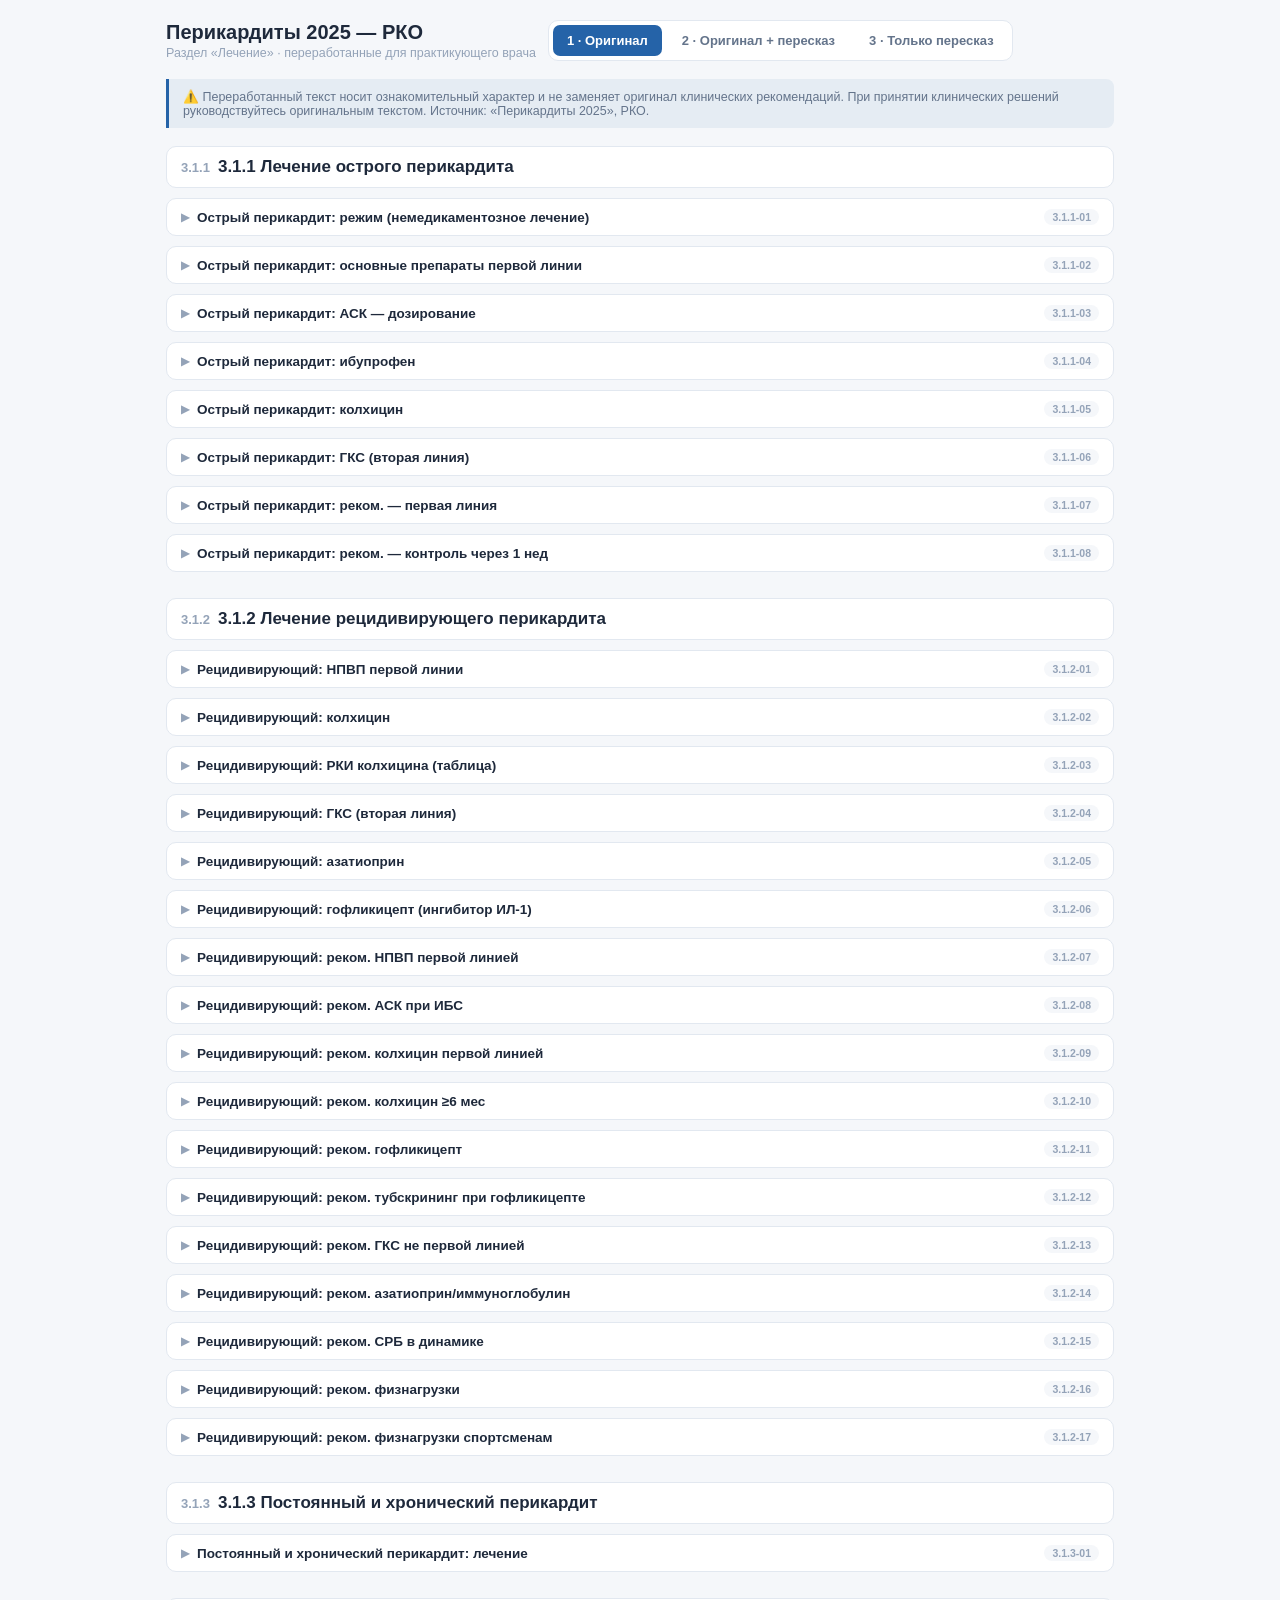
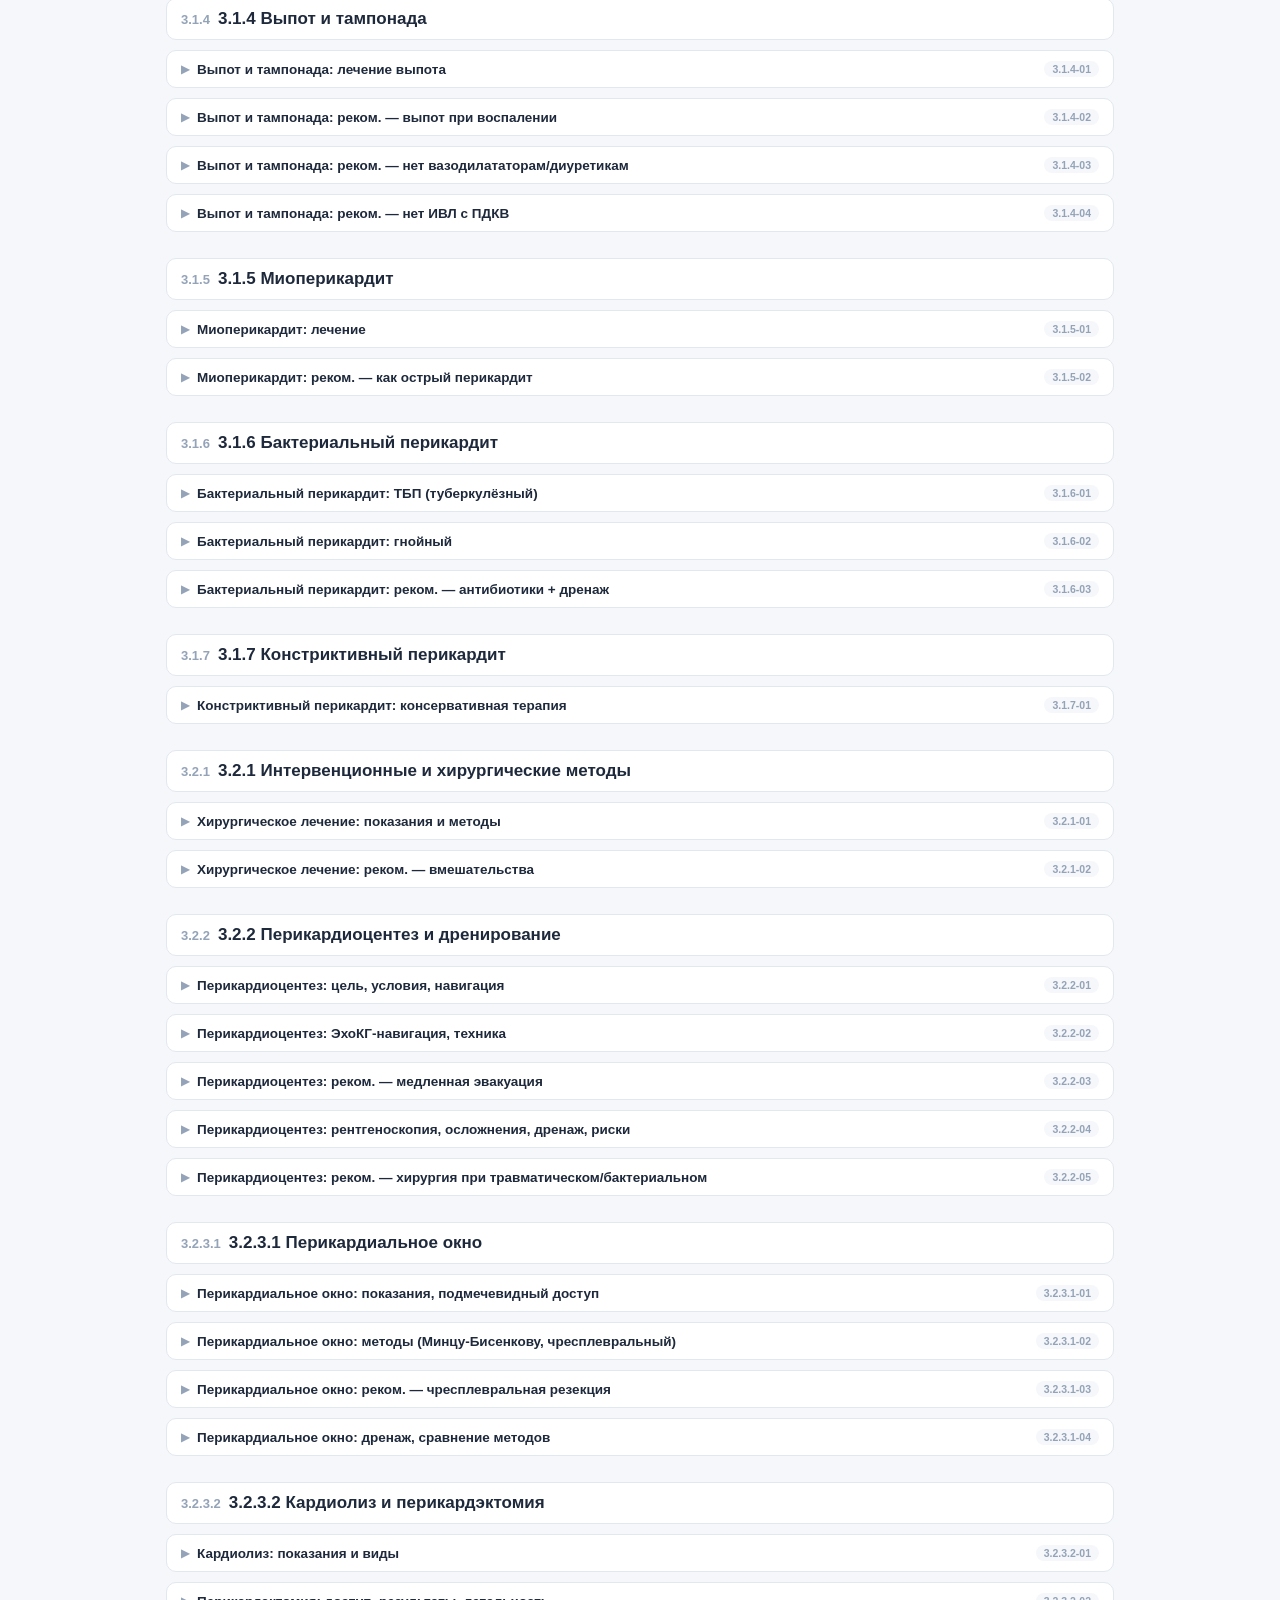
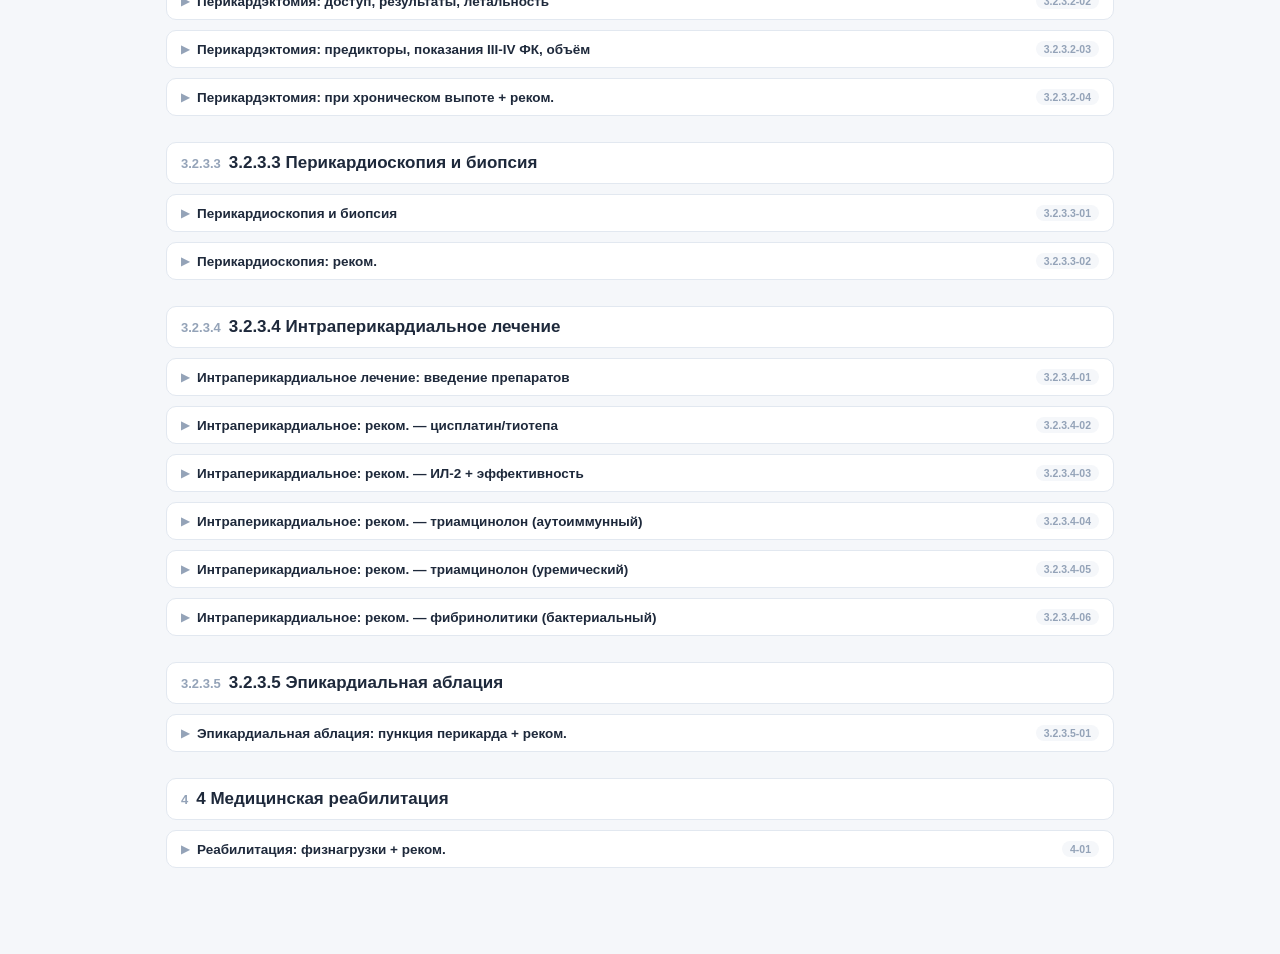
<file: pericarditis.html>
<!DOCTYPE html>
<html lang="ru">
<head>
<meta charset="UTF-8">
<meta name="viewport" content="width=device-width, initial-scale=1.0">
<title>Перикардиты 2025 — клинические рекомендации (переработанные)</title>
<style>
:root{--bg:#f5f7fa;--surface:#fff;--border:#e2e8f0;--text:#1e293b;--text-2:#64748b;--muted:#94a3b8;--primary:#2563a8;--primary-soft:rgba(37,99,168,.08)}
body.dark{--bg:#0f172a;--surface:#1e293b;--border:#334155;--text:#e2e8f0;--text-2:#94a3b8;--muted:#64748b;--primary:#60a5fa;--primary-soft:rgba(96,165,250,.12)}
*{box-sizing:border-box}
body{margin:0;font-family:Inter,-apple-system,"Segoe UI",Roboto,sans-serif;background:var(--bg);color:var(--text)}
.container{max-width:980px;margin:0 auto;padding:20px 16px 60px}
.topbar{display:flex;align-items:center;gap:12px;flex-wrap:wrap;margin-bottom:18px}
.topbar h1{font-size:20px;margin:0;font-weight:800}
.topbar .sub{color:var(--muted);font-size:12.5px;margin-top:2px}
.switch{display:flex;gap:6px;background:var(--surface);border:1px solid var(--border);border-radius:10px;padding:4px}
.switch button{border:none;background:transparent;padding:8px 14px;border-radius:7px;cursor:pointer;font-size:13px;font-weight:600;color:var(--text-2)}
.switch button.active{background:var(--primary);color:#fff}
.disc{background:var(--primary-soft);border-left:3px solid var(--primary);padding:10px 14px;font-size:12.5px;color:var(--text-2);border-radius:0 8px 8px 0;margin-bottom:18px}
.section{margin-bottom:26px}
.section-h{font-size:17px;font-weight:800;padding:10px 14px;background:var(--surface);border:1px solid var(--border);border-radius:10px;margin-bottom:10px;display:flex;align-items:center;gap:8px}
.section-h .num{color:var(--muted);font-weight:600;font-size:13px}
.block{background:var(--surface);border:1px solid var(--border);border-radius:10px;margin-bottom:10px;overflow:hidden}
.block-h{padding:10px 14px;font-weight:700;font-size:13.5px;cursor:pointer;display:flex;align-items:center;gap:8px;user-select:none}
.block-h:hover{background:var(--primary-soft)}
.block-h .arrow{transition:transform .15s;color:var(--muted);font-size:11px}
.block.open .block-h .arrow{transform:rotate(90deg)}
.block-h .badge{margin-left:auto;font-size:10.5px;color:var(--muted);background:var(--bg);padding:2px 8px;border-radius:20px;font-weight:600}
.block-body{display:none;padding:0 14px 14px}
.mode-2 .block-body,.mode-3 .block-body{display:block}
.block.open .block-body{display:block}
.orig{font-size:13px;line-height:1.6;color:var(--text-2)}
.summary{font-size:13.5px;line-height:1.6;margin-top:10px;padding:12px 14px;background:var(--primary-soft);border-radius:8px}
.summary h3,.summary h4,.summary h5{margin:10px 0 6px;font-size:13.5px}
.summary h3:first-child,.summary h4:first-child{margin-top:0}
.summary p{margin:6px 0}
.summary ul,.summary ol{margin:6px 0;padding-left:20px}
.summary li{margin:3px 0}
.mode-1 .summary{display:none}
.mode-1 .sum-label{display:none}
.mode-3 .orig{display:none}
.mode-3 .orig-label{display:none}
.orig-label,.sum-label{font-size:10px;font-weight:800;text-transform:uppercase;letter-spacing:1px;margin-bottom:4px}
.orig-label{color:var(--muted)}
.sum-label{color:var(--primary)}
.summary table,.orig table{width:100%;border-collapse:collapse;margin:8px 0;font-size:12.5px}
.summary th,.summary td,.orig th,.orig td{border:1px solid var(--border);padding:6px 8px;text-align:left;vertical-align:top}
.summary th,.orig th{background:var(--bg);font-weight:700}
</style>
</head>
<body>
<div class="container">
<div class="topbar"><div><h1>Перикардиты 2025 — РКО</h1><div class="sub">Раздел «Лечение» · переработанные для практикующего врача</div></div>
<div class="switch" id="modeSwitch"><button data-mode="1" class="active">1 · Оригинал</button><button data-mode="2">2 · Оригинал + пересказ</button><button data-mode="3">3 · Только пересказ</button></div></div>
<div class="disc">⚠️ Переработанный текст носит ознакомительный характер и не заменяет оригинал клинических рекомендаций. При принятии клинических решений руководствуйтесь оригинальным текстом. Источник: «Перикардиты 2025», РКО.</div>
<div id="content"></div>
</div>
<script src="pericarditis_data.js"></script>
<script>
var SECTIONS=[{p:"3.1.1",t:"3.1.1 Лечение острого перикардита"},{p:"3.1.2",t:"3.1.2 Лечение рецидивирующего перикардита"},{p:"3.1.3",t:"3.1.3 Постоянный и хронический перикардит"},{p:"3.1.4",t:"3.1.4 Выпот и тампонада"},{p:"3.1.5",t:"3.1.5 Миоперикардит"},{p:"3.1.6",t:"3.1.6 Бактериальный перикардит"},{p:"3.1.7",t:"3.1.7 Констриктивный перикардит"},{p:"3.2.1",t:"3.2.1 Интервенционные и хирургические методы"},{p:"3.2.2",t:"3.2.2 Перикардиоцентез и дренирование"},{p:"3.2.3.1",t:"3.2.3.1 Перикардиальное окно"},{p:"3.2.3.2",t:"3.2.3.2 Кардиолиз и перикардэктомия"},{p:"3.2.3.3",t:"3.2.3.3 Перикардиоскопия и биопсия"},{p:"3.2.3.4",t:"3.2.3.4 Интраперикардиальное лечение"},{p:"3.2.3.5",t:"3.2.3.5 Эпикардиальная аблация"},{p:"4",t:"4 Медицинская реабилитация"}];
function inline(t){return t.replace(/\*\*(.+?)\*\*/g,"<strong>$1</strong>").replace(/\*(.+?)\*/g,"<em>$1</em>")}
function mdToHtml(text){if(!text)return '<p><em>Пересказ не готов</em></p>';var lines=text.split("\n"),html="",inList=false,listType="";
function close(){if(inList){html+="</"+listType+">";inList=false}}
function isTableRow(s){return /^\s*\|.*\|\s*$/.test(s)||/^\s*\|/.test(s)}
for(var i=0;i<lines.length;i++){
var s=lines[i].trim();
if(!s){close();continue}
// Таблица: собираем подряд идущие строки, начинающиеся с |
if(isTableRow(s)){
close();
var rows=[];while(i<lines.length&&isTableRow(lines[i])){var rs=lines[i].trim();if(rs.replace(/[|:\-\s]/g,"")!=="")rows.push(rs);i++}i--;
if(rows.length){
var tbl="<table>";
// Заголовок = первая строка, вторая — разделитель (:---), пропускаем
var header=rows[0].replace(/^\||\|$/g,"").split("|").map(function(c){return inline(c.trim())});
tbl+="<thead><tr>";header.forEach(function(c){tbl+="<th>"+c+"</th>"});tbl+="</tr></thead>";
var body=rows.slice(1);
if(body.length&&/^\s*:?-{2,}:?\s*$/.test(body[0].replace(/\|/g,"")))body=body.slice(1);
tbl+="<tbody>";
body.forEach(function(r){var cells=r.replace(/^\||\|$/g,"").split("|").map(function(c){return inline(c.trim())});tbl+="<tr>";cells.forEach(function(c){tbl+="<td>"+c+"</td>"});tbl+="</tr>"});
tbl+="</tbody></table>";
html+=tbl;
}
continue;
}
if(/^#{1,6}\s/.test(s)){close();var lvl=s.match(/^(#+)/)[1].length;html+="<h"+Math.min(lvl+2,5)+">"+inline(s.replace(/^#+\s*/,""))+"</h"+Math.min(lvl+2,5)+">"}
else if(/^[-*]\s/.test(s)){if(!inList||listType!=="ul"){close();inList=true;listType="ul";html+="<ul>"}html+="<li>"+inline(s.replace(/^[-*]\s/,""))+"</li>"}
else if(/^\d+[.)]\s/.test(s)){if(!inList||listType!=="ol"){close();inList=true;listType="ol";html+="<ol>"}html+="<li>"+inline(s.replace(/^\d+[.)]\s/,""))+"</li>"}
else{close();html+="<p>"+inline(s)+"</p>"}}
close();return html}
function render(){var c=document.getElementById("content"),html="";
SECTIONS.forEach(function(sec){var items=BLOCKS.filter(function(b){return b[0].indexOf(sec.p)===0});if(!items.length)return;
html+='<div class="section"><div class="section-h"><span class="num">'+sec.p+'</span>'+sec.t+'</div>';
items.forEach(function(b){html+='<div class="block"><div class="block-h" onclick="this.parentNode.classList.toggle(\'open\')"><span class="arrow">▶</span>'+b[1]+'<span class="badge">'+b[0]+'</span></div><div class="block-body"><div class="orig-label">Оригинал</div><div class="orig">'+mdToHtml(b[2])+'</div><div class="sum-label">Пересказ</div><div class="summary">'+mdToHtml(b[3])+'</div></div></div>'});
html+="</div>"});
c.innerHTML=html}
document.getElementById("modeSwitch").addEventListener("click",function(e){var btn=e.target.closest("button");if(!btn)return;var mode=btn.dataset.mode;
document.body.className="";document.body.classList.add("mode-"+mode);
this.querySelectorAll("button").forEach(function(b){b.classList.toggle("active",b===btn)});
document.querySelectorAll(".block").forEach(function(b){b.classList.add("open")})});
render();
</script>
</body>
</html>
</file>
<file: styles.css>
/* ============================================================
   МедикСчёт — калькулятор кардиолога
   НОВЫЙ ДИЗАЙН (полностью переработан)
   ------------------------------------------------------------
   ВАЖНО: все имена классов и id сохранены прежними,
   поэтому index.html и все JS-файлы работают без изменений.
   Меняется только внешний вид.
   ============================================================ */

/* ------------------------------------------------------------
   1. ПАЛИТРА И ПЕРЕМЕННЫЕ
   ------------------------------------------------------------
   Светлая тема. Тёмная тема переопределяет эти же переменные ниже.
   ------------------------------------------------------------ */
:root {
  --font: "Inter", -apple-system, BlinkMacSystemFont, "Segoe UI", Roboto,
          "Helvetica Neue", Arial, sans-serif;
  --mono: "SFMono-Regular", "JetBrains Mono", "Consolas", "Courier New", monospace;

  /* Поверхности */
  --bg: #eaeef6;
  --bg-gradient-a: #e2e7f2;
  --bg-gradient-b: #eef1f9;
  --surface: #ffffff;
  --surface-2: #f7f8fc;
  --surface-3: #eef0f7;
  --border: #dbe0ec;
  --border-strong: #c9cfdf;

  /* Текст */
  --text: #1f2333;
  --text-2: #4b5163;
  --muted: #6b7280;
  --faint: #767d92;
  --placeholder: #8a91a6;

  /* Фирменный цвет (индиго) */
  --primary: #5457d6;
  --primary-2: #3f41c8;
  --primary-soft: #eceefd;
  --primary-softer: #f3f4fe;
  --on-primary: #ffffff;

  /* Цвета риска */
  --green: #1f9d63;
  --green-soft: #e5f6ee;
  --green-deep: #157a4b;
  --orange: #e58e1b;
  --orange-soft: #fdf2e0;
  --orange-deep: #c06f0d;
  --red: #e0483d;
  --red-soft: #fdebe9;
  --red-deep: #bd3429;
  --darkred: #c22f34;
  --darkred-soft: #fbe7e6;
  --darkred-deep: #9f2226;
  --blue: #3b6fe0;
  --blue-soft: #e8effd;
  --blue-deep: #2b54b4;

  /* Тень */
  --shadow-1: 0 1px 2px rgba(24, 28, 51, .07), 0 3px 9px -2px rgba(24, 28, 51, .09);
  --shadow-2: 0 4px 10px -2px rgba(24, 28, 51, .10), 0 14px 30px -10px rgba(24, 28, 51, .22);
  --shadow-3: 0 6px 16px rgba(24, 28, 51, .12), 0 16px 40px -12px rgba(24, 28, 51, .25);
  --shadow-primary: 0 8px 20px -8px rgba(84, 87, 214, .55);

  /* Радиус */
  --r-sm: 8px;
  --r: 13px;
  --r-lg: 18px;

  /* Шапка сайта */
  --header-a: #2e2f63;
  --header-b: #4748b0;
}

/* ------------------------------------------------------------
   2. БАЗА И СБРОС
   ------------------------------------------------------------ */
*, *::before, *::after { box-sizing: border-box; margin: 0; padding: 0; }

html { -webkit-text-size-adjust: 100%; }

body {
  font-family: var(--font);
  color: var(--text);
  color-scheme: light;
  font-size: 15px;
  line-height: 1.55;
  background: var(--bg);
  background-image:
    radial-gradient(1200px 600px at 15% -10%, var(--bg-gradient-a), transparent 60%),
    radial-gradient(900px 500px at 100% 0%, var(--bg-gradient-b), transparent 55%);
  background-attachment: fixed;
  min-height: 100vh;
}

/* Аккуратные тонкие скроллбары */
*::-webkit-scrollbar { width: 10px; height: 10px; }
*::-webkit-scrollbar-thumb { background: #c6cbd9; border-radius: 8px; border: 2px solid transparent; background-clip: content-box; }
*::-webkit-scrollbar-thumb:hover { background: #aab1c4; border: 2px solid transparent; background-clip: content-box; }

.container { max-width: 980px; margin: 0 auto; padding: 22px 18px 44px; }
.disclaimer-container { padding-bottom: 110px; }

/* Раскладка как в оригинале: layout-wrapper НЕ flex.
   Основная колонка всегда полной ширины, а боковой блок анализа
   на широких экранах «плавает» в левом пустом поле (position: fixed),
   поэтому НЕ забирает ширину у основной колонки. */
.layout-wrapper { position: relative; }
.main-content { width: 100%; min-width: 0; }

/* ------------------------------------------------------------
   3. ШАПКА САЙТА
   ------------------------------------------------------------ */
header {
  background: linear-gradient(120deg, var(--header-a), var(--header-b) 70%, #5457d6);
  color: #fff;
  padding: 16px 28px;
  font-size: 19px;
  font-weight: 700;
  letter-spacing: .2px;
  box-shadow: 0 4px 18px -6px rgba(47, 48, 100, .5);
  position: relative;
  overflow: visible;
}
/* мягкое свечение в углу шапки (остаётся внутри шапки, не перекрывает меню) */
header::after {
  content: "";
  position: absolute;
  right: -10px; top: -10px;
  width: 240px; height: 240px;
  border-radius: 50%;
  background: radial-gradient(circle, rgba(255,255,255,.12), transparent 60%);
  pointer-events: none;
}
header > span, header > div { position: relative; z-index: 1; }

/* Переключатель режима: Стационар / Поликлиника */
.mode-switch {
  display: inline-flex;
  background: rgba(255,255,255,.12);
  border: 1px solid rgba(255,255,255,.22);
  border-radius: 10px;
  padding: 3px;
  gap: 2px;
}
.mode-btn {
  background: transparent;
  border: none;
  color: rgba(255,255,255,.85);
  font-size: 13.5px;
  font-weight: 600;
  font-family: var(--font);
  padding: 6px 12px;
  border-radius: 8px;
  cursor: pointer;
  transition: background .18s, color .18s;
  white-space: nowrap;
}
.mode-btn:hover { background: rgba(255,255,255,.12); color: #fff; }
.mode-btn.active {
  background: #fff;
  color: var(--primary-2);
  box-shadow: 0 2px 8px rgba(0,0,0,.18);
}
body.dark-theme .mode-switch {
  background: rgba(255,255,255,.06);
  border-color: rgba(255,255,255,.12);
}
body.dark-theme .mode-btn { color: #b9bdc7; }
body.dark-theme .mode-btn:hover { background: rgba(255,255,255,.1); color: #fff; }
body.dark-theme .mode-btn.active {
  background: var(--primary);
  color: #fff;
  box-shadow: 0 2px 10px -2px rgba(138,138,247,.5);
}

/* Кнопки в шапке (тема, инструкция, демо, рекомендации) */
#themeToggle, #helpOpenBtn, #demoToggle, #recBtn {
  background: rgba(255,255,255,.12) !important;
  border: 1px solid rgba(255,255,255,.22) !important;
  color: #fff !important;
  font-size: 15px;
  cursor: pointer;
  padding: 7px 13px;
  border-radius: 9px;
  backdrop-filter: blur(4px);
  transition: background .18s, transform .12s;
  line-height: 1.2;
}
#recBtn { text-decoration: none; display: inline-block; font-weight: 400; }
#themeToggle { font-size: 19px; padding: 6px 11px; }
#themeToggle:hover, #helpOpenBtn:hover, #demoToggle:hover, #recBtn:hover {
  background: rgba(255,255,255,.2) !important;
  transform: translateY(-1px);
}
#themeToggle:active, #helpOpenBtn:active, #demoToggle:active, #recBtn:active { transform: translateY(0); }

/* Выпадающее меню "Демо" */
#demoDropdown {
  background: var(--surface) !important;
  border: 1px solid var(--border) !important;
  border-radius: 12px !important;
  box-shadow: var(--shadow-3) !important;
  min-width: 180px;
  overflow: hidden;
  padding: 6px;
  margin-top: 8px;
}
#demoDropdown .demo-item {
  padding: 10px 14px;
  border-radius: 8px;
  color: var(--text) !important;
  font-weight: 600;
  cursor: pointer;
  transition: background .15s;
}
#demoDropdown .demo-item:hover { background: var(--primary-soft) !important; }

/* ------------------------------------------------------------
   4. КАРТОЧКИ
   ------------------------------------------------------------ */
.card {
  background: var(--surface);
  border: 1px solid var(--border);
  border-radius: var(--r-lg);
  box-shadow: var(--shadow-1);
  margin-bottom: 22px;
  overflow: hidden;
  transition: box-shadow .2s, transform .2s;
}
.card:hover { box-shadow: var(--shadow-2); }

.card-header {
  background: var(--surface-2);
  color: var(--text);
  padding: 14px 20px;
  font-size: 14.5px;
  font-weight: 700;
  display: flex;
  align-items: center;
  gap: 10px;
  border-bottom: 1px solid var(--border);
  letter-spacing: .1px;
}
.card-header .badge {
  background: var(--primary-soft);
  color: var(--primary);
  border-radius: 30px;
  padding: 3px 11px;
  font-size: 11.5px;
  font-weight: 600;
  white-space: nowrap;
}
.card-body { padding: 18px 20px; }

/* ------------------------------------------------------------
   5. ПОЛЯ ВВОДА И СЕТКИ
   ------------------------------------------------------------ */
.input-grid {
  display: grid;
  grid-template-columns: repeat(auto-fill, minmax(172px, 1fr));
  gap: 14px;
}
.input-group { display: flex; flex-direction: column; gap: 5px; }

.input-group label {
  font-size: 13px;
  font-weight: 600;
  color: var(--text-2);
  letter-spacing: .2px;
}
.input-group .unit { font-size: 11.5px; color: var(--faint); font-weight: 400; }

.input-group input[type="number"],
.input-group input[type="text"],
.input-group select {
  border: 1.5px solid var(--border);
  border-radius: var(--r-sm);
  padding: 9px 11px;
  font-size: 15px;
  outline: none;
  width: 100%;
  background: var(--surface);
  color: var(--text);
  transition: border-color .15s, box-shadow .15s, background .15s;
}
.input-group input:hover, .input-group select:hover { border-color: var(--border-strong); }
.input-group input:focus, .input-group select:focus {
  border-color: var(--primary);
  box-shadow: 0 0 0 3px rgba(84,87,214,.14);
}

/* Метка поля, заполненного из ЭМК */
.input-group.emr-filled input {
  border-left: 4px solid var(--primary) !important;
  background-color: var(--primary-softer);
}

/* Поле вставки текста из Промед (перебивает инлайн-стили) */
#emrPaste {
  background: var(--surface) !important;
  border: 1.5px solid var(--border) !important;
  color: var(--text) !important;
  font-family: var(--mono);
  font-size: 13.5px;
  line-height: 1.6;
  outline: none;
  transition: border-color .15s, box-shadow .15s;
}
/* Плейсхолдеры — бледнее введённых значений, чтобы не путать */
.input-group input::placeholder,
.input-group select::placeholder,
.scale-select-group select::placeholder,
#emrPaste::placeholder {
  color: var(--placeholder);
}
#emrPaste:focus { border-color: var(--primary) !important; box-shadow: 0 0 0 3px rgba(84,87,214,.14); }

/* Варианты раскрывающихся списков — из палитры темы (не системные белые) */
select option {
  background-color: var(--surface);
  color: var(--text);
}

/* ------------------------------------------------------------
   6. ЧЕКБОКСЫ (общие "сопутствующие заболевания")
   ------------------------------------------------------------ */
.checkbox-grid {
  display: grid;
  grid-template-columns: repeat(auto-fill, minmax(280px, 1fr));
  gap: 10px;
  margin-top: 4px;
}
.cb-item {
  display: flex;
  align-items: flex-start;
  gap: 11px;
  background: var(--surface-2);
  border: 1.5px solid var(--border);
  border-radius: 11px;
  padding: 11px 14px;
  cursor: pointer;
  transition: border-color .15s, background .15s, box-shadow .15s;
}
.cb-item:hover { border-color: var(--primary); background: var(--surface); }
.cb-item input[type="checkbox"] {
  width: 18px; height: 18px;
  flex-shrink: 0;
  margin-top: 1px;
  cursor: pointer;
  accent-color: var(--primary);
}
.cb-item .cb-label { font-size: 13.5px; line-height: 1.4; }
.cb-item .cb-hint { font-size: 11px; color: var(--muted); margin-top: 2px; }

/* ------------------------------------------------------------
   7. ВЫБОР АКТИВНЫХ ШКАЛ (переключатели)
   ------------------------------------------------------------ */
.scale-selector { display: flex; flex-wrap: wrap; gap: 10px; }
.scale-toggle {
  display: inline-flex;
  align-items: center;
  gap: 7px;
  background: var(--surface-2);
  border: 1.5px solid var(--border);
  border-radius: 30px;
  padding: 7px 15px;
  cursor: pointer;
  font-size: 13.5px;
  font-weight: 600;
  color: var(--text-2);
  transition: all .15s;
  user-select: none;
}
.scale-toggle input { display: none; }
.scale-toggle:hover { border-color: var(--primary); color: var(--text); }
.scale-toggle.active {
  background: var(--primary-soft);
  border-color: var(--primary);
  color: var(--primary-2);
  box-shadow: inset 0 0 0 1px rgba(84,87,214,.2);
}
.scale-toggle.active::before { content: "✓"; font-weight: 800; }

/* ------------------------------------------------------------
   8. БЛОКИ ШКАЛ
   ------------------------------------------------------------ */
.scale-block { margin-bottom: 20px; }
.scale-block.hidden { display: none; }

.scale-block-header {
  background: linear-gradient(120deg, #2c2f4e, #3d3f79);
  color: #fff;
  padding: 12px 18px;
  border-radius: var(--r) var(--r) 0 0;
  font-weight: 700;
  font-size: 14.5px;
  display: flex;
  align-items: center;
  gap: 10px;
  letter-spacing: .1px;
}
.scale-block-body {
  background: var(--surface);
  border: 1.5px solid var(--border);
  border-top: none;
  border-radius: 0 0 var(--r) var(--r);
  padding: 16px 18px;
}

.section-label {
  font-size: 11px;
  font-weight: 800;
  text-transform: uppercase;
  letter-spacing: .8px;
  color: var(--faint);
  margin: 14px 0 9px;
  padding-bottom: 5px;
  border-bottom: 1px solid var(--border);
}
.section-label:first-child { margin-top: 0; }

/* Чекбоксы шкал */
.scale-cb-grid {
  display: grid;
  grid-template-columns: repeat(auto-fill, minmax(280px, 1fr));
  gap: 9px;
}
.scale-cb-item {
  display: flex;
  align-items: flex-start;
  gap: 9px;
  padding: 9px 12px;
  border: 1.5px solid var(--border);
  border-radius: 11px;
  cursor: pointer;
  background: var(--surface-2);
  transition: border-color .15s, background .15s, transform .08s;
  font-size: 13px;
}
.scale-cb-item:hover { border-color: var(--primary); background: var(--surface); }
.scale-cb-item:active { transform: scale(.997); }
.scale-cb-item input[type="checkbox"] {
  width: 16px; height: 16px;
  flex-shrink: 0;
  margin-top: 2px;
  cursor: pointer;
  accent-color: var(--primary);
}
.scale-cb-item .pts {
  margin-left: auto;
  font-weight: 800;
  color: var(--red-deep);
  font-size: 11.5px;
  white-space: nowrap;
  padding-left: 8px;
  align-self: center;
}
.scale-cb-text { display: flex; flex-direction: column; gap: 2px; color: var(--text); font-weight: 400; }
.scale-cb-hint { font-size: 11.5px; color: var(--muted); line-height: 1.4; font-weight: 400; }

/* Пометка «авто» — общий вид (работает и в чекбоксах, и в пояснениях) */
.auto-tag {
  font-size: 9.5px;
  color: var(--orange-deep);
  font-weight: 800;
  background: var(--orange-soft);
  border-radius: 5px;
  padding: 1px 6px;
  white-space: nowrap;
  text-transform: uppercase;
  letter-spacing: .4px;
  display: inline-block;
  vertical-align: middle;
  line-height: 1.4;
}

/* Поля, заполненные автоматически — подсветка включается при отметке (см. @supports внизу) */

/* Селект в шкале */
.scale-select-group {
  display: flex;
  align-items: center;
  gap: 12px;
  padding: 9px 12px;
  border: 1.5px solid var(--border);
  border-radius: 11px;
  background: var(--surface-2);
  margin-bottom: 9px;
}
.scale-select-group label { font-size: 13px; flex: 1; color: var(--text-2); font-weight: 600; }
.scale-select-group select {
  border: 1.5px solid var(--border);
  border-radius: var(--r-sm);
  padding: 6px 9px;
  font-size: 13px;
  outline: none;
  min-width: 120px;
  background: var(--surface);
  color: var(--text);
  cursor: pointer;
}
.scale-select-group select:focus { border-color: var(--primary); box-shadow: 0 0 0 3px rgba(84,87,214,.14); }

/* Разделитель */
.divider { height: 1px; background: var(--border); margin: 16px 0; }

/* ------------------------------------------------------------
   9. КНОПКИ
   ------------------------------------------------------------ */
/* Кнопки групп (ОКС / ФП / ТЭЛА) */
.group-btn {
  background: var(--surface-2);
  color: var(--text-2);
  border: 1.5px solid var(--border);
  border-radius: 30px;
  padding: 7px 18px;
  font-size: 13px;
  font-weight: 700;
  cursor: pointer;
  transition: all .15s;
  white-space: nowrap;
}
.group-btn:hover { border-color: var(--primary); color: var(--primary-2); }
.group-btn.active {
  background: linear-gradient(135deg, var(--primary-2), var(--primary));
  color: #fff;
  border-color: transparent;
  box-shadow: var(--shadow-primary);
}

/* Переключатель пола */
.sex-toggle-group {
  display: flex;
  border: 1.5px solid var(--border);
  border-radius: var(--r-sm);
  overflow: hidden;
  background: var(--surface);
}
.sex-btn {
  flex: 1;
  padding: 9px 10px;
  font-size: 14px;
  font-weight: 600;
  text-align: center;
  cursor: pointer;
  background: var(--surface);
  border: none;
  color: var(--muted);
  transition: all .15s;
}
.sex-btn:first-child { border-right: 1px solid var(--border); }
.sex-btn:hover { background: var(--primary-soft); }
.sex-btn.active { background: var(--primary); color: #fff; }

/* Кнопки курения (3 состояния) — в одну строку, компактнее */
.sex-btn[data-smoke] {
  white-space: nowrap;
  padding: 9px 6px;
  font-size: 13px;
}

/* Плавающая кнопка "Рассчитать" */
.floating-calc {
  position: fixed;
  bottom: 22px;
  right: 22px;
  z-index: 1000;
  padding: 15px 26px;
  background: linear-gradient(135deg, var(--primary-2), var(--primary));
  color: #fff;
  border: none;
  border-radius: 40px;
  font-size: 15.5px;
  font-weight: 800;
  cursor: pointer;
  box-shadow: var(--shadow-primary);
  transition: transform .15s, box-shadow .15s;
  letter-spacing: .3px;
}
.floating-calc:hover {
  transform: translateY(-2px);
  box-shadow: 0 12px 26px -8px rgba(84,87,214,.6);
}
.floating-calc:active { transform: translateY(0); }

/* Кнопки навигации (вверх/вниз) и "отменить" */
.nav-buttons {
  position: fixed;
  bottom: 92px;
  right: 22px;
  z-index: 1000;
  display: flex;
  flex-direction: column;
  gap: 10px;
  align-items: flex-end;
}
.scroll-top-btn, .scroll-down-btn {
  width: 46px; height: 46px;
  background: var(--surface);
  color: var(--text-2);
  border: 1.5px solid var(--border);
  border-radius: 50%;
  font-size: 22px;
  font-weight: bold;
  cursor: pointer;
  box-shadow: var(--shadow-2);
  transition: all .15s;
  display: flex;
  align-items: center;
  justify-content: center;
}
.scroll-top-btn:hover, .scroll-down-btn:hover {
  background: var(--primary-soft);
  color: var(--primary-2);
  border-color: var(--primary);
  transform: translateY(-2px);
}

/* Кнопка отмены */
.undo-btn {
  padding: 0 16px;
  height: 46px;
  background: var(--surface);
  color: var(--text-2);
  border: 1.5px solid var(--border);
  border-radius: 30px;
  font-size: 17px;
  font-weight: bold;
  cursor: pointer;
  box-shadow: var(--shadow-2);
  transition: all .15s;
  display: flex;
  align-items: center;
  gap: 6px;
  white-space: nowrap;
}
.undo-btn:hover:not(:disabled) {
  background: var(--primary-soft);
  color: var(--primary-2);
  border-color: var(--primary);
  transform: translateY(-2px);
}
.undo-btn:disabled { opacity: .4; cursor: not-allowed; pointer-events: none; }
.undo-count {
  background: var(--primary-soft);
  color: var(--primary-2);
  border-radius: 50%;
  min-width: 22px; height: 22px;
  display: inline-flex;
  align-items: center;
  justify-content: center;
  font-size: 12px;
  font-weight: 800;
}

/* ------------------------------------------------------------
   10. РЕЗУЛЬТАТЫ
   ------------------------------------------------------------ */
.results-grid {
  display: grid;
  grid-template-columns: repeat(auto-fill, minmax(280px, 1fr));
  gap: 14px;
  margin-bottom: 20px;
}
.result-card {
  border-radius: var(--r);
  overflow: hidden;
  box-shadow: var(--shadow-1);
  border: 1.5px solid var(--border);
  background: var(--surface);
  display: flex;
  flex-direction: column;
  animation: resultIn .35s ease both;
}
@keyframes resultIn {
  from { opacity: 0; transform: translateY(8px); }
  to   { opacity: 1; transform: translateY(0); }
}
.result-card-header {
  padding: 11px 15px;
  font-weight: 800;
  font-size: 13px;
  letter-spacing: .2px;
  display: flex;
  align-items: center;
  gap: 8px;
}
.result-card-body {
  padding: 14px 15px 16px;
  background: var(--surface);
  flex: 1;
}
.result-value { font-size: 23px; font-weight: 700; margin-bottom: 3px; line-height: 1.25; font-family: var(--mono); letter-spacing: -.01em; font-variant-numeric: tabular-nums; }
/* Кокрофт-Голт: три метода (TBW/IBW/ABW) — «рабочий» выделен жирным и цветом риска карточки */
.result-value .cg-working { font-weight: 800; }
.result-value .cg-plain { color: var(--muted); font-weight: 500; }
.result-value .cg-plain + .cg-plain::before, .result-value .cg-plain + .cg-working::before, .result-value .cg-working + .cg-plain::before, .result-value .cg-working + .cg-working::before { content: " · "; color: var(--border-strong); }
.result-interp { font-size: 13px; font-weight: 700; margin-bottom: 6px; }
.result-details { font-size: 12px; color: var(--text-2); line-height: 1.55; }
.result-hint {
  margin-top: 10px;
  padding: 9px 12px;
  background: var(--primary-softer);
  border-left: 3px solid var(--primary);
  border-radius: 0 8px 8px 0;
  font-size: 11.5px;
  color: var(--primary-2);
  line-height: 1.45;
}

/* ---- Цвета риска (тёплые подложки вместо "кричащих" шапок) ---- */
.result-card.risk-low {
  border-color: var(--green);
  background: linear-gradient(180deg, var(--green-soft), var(--surface) 42%);
}
.result-card.risk-low .result-card-header { color: var(--green-deep); background: rgba(31,157,99,.08); }
.result-card.risk-low .result-card-header::before { content: "●"; font-size: 12px; }
.result-card.risk-low .result-value, .result-card.risk-low .result-interp { color: var(--green-deep); }
.result-card.risk-low .result-hint { background: var(--green-soft); border-left-color: var(--green); color: var(--green-deep); }

.result-card.risk-moderate {
  border-color: var(--orange);
  background: linear-gradient(180deg, var(--orange-soft), var(--surface) 42%);
}
.result-card.risk-moderate .result-card-header { color: var(--orange-deep); background: rgba(229,142,27,.1); }
.result-card.risk-moderate .result-card-header::before { content: "▲"; font-size: 11px; }
.result-card.risk-moderate .result-value, .result-card.risk-moderate .result-interp { color: var(--orange-deep); }
.result-card.risk-moderate .result-hint { background: var(--orange-soft); border-left-color: var(--orange); color: var(--orange-deep); }

.result-card.risk-high {
  border-color: var(--red);
  background: linear-gradient(180deg, var(--red-soft), var(--surface) 42%);
}
.result-card.risk-high .result-card-header { color: var(--red-deep); background: rgba(224,72,61,.1); }
.result-card.risk-high .result-card-header::before { content: "▲▲"; font-size: 10px; letter-spacing: -1px; }
.result-card.risk-high .result-value, .result-card.risk-high .result-interp { color: var(--red-deep); }
.result-card.risk-high .result-hint { background: var(--red-soft); border-left-color: var(--red); color: var(--red-deep); }

.result-card.risk-veryhigh {
  border-color: var(--darkred);
  background: linear-gradient(180deg, var(--darkred-soft), var(--surface) 42%);
}
.result-card.risk-veryhigh .result-card-header { color: var(--darkred-deep); background: rgba(194,47,52,.1); }
.result-card.risk-veryhigh .result-card-header::before { content: "▲▲▲"; font-size: 10px; letter-spacing: -2px; }
.result-card.risk-veryhigh .result-value, .result-card.risk-veryhigh .result-interp { color: var(--darkred-deep); }
.result-card.risk-veryhigh .result-hint { background: var(--darkred-soft); border-left-color: var(--darkred); color: var(--darkred-deep); }

/* ===== Flip-карточка: оборотная сторона «Обоснование расчёта» ===== */
.results-grid { perspective: 1600px; }
.flip-card {
  perspective: 1400px;
  cursor: pointer;
  position: relative;
  transition: transform .08s ease-out;
}
.flip-card.tilt-reset { transition: transform .45s cubic-bezier(.2,.8,.2,1); }
.flip-front { transform: translateZ(0); }
.flip-inner {
  transition: transform .55s cubic-bezier(.4,0,.2,1);
  transform-style: preserve-3d;
  position: relative;
}
.flip-card.flipped .flip-inner { transform: rotateY(180deg); }
.flip-front, .flip-back {
  backface-visibility: hidden;
  -webkit-backface-visibility: hidden;
}
.flip-back {
  position: absolute;
  top: 0; left: 0; right: 0;
  transform: rotateY(180deg);
}
.flip-back .result-card {
  box-sizing: border-box;
  display: flex;
  flex-direction: column;
  min-height: 100%;
}
.flip-back .result-card-body {
  font-size: 12px; line-height: 1.55; color: var(--text-2);
  flex: 1;
}
.flip-hint {
  position: absolute;
  bottom: 8px; right: 12px;
  font-size: 10.5px;
  color: var(--muted);
  opacity: .75;
  letter-spacing: .4px;
  pointer-events: none;
  z-index: 5;
}
.flip-hint-back {
  position: static;
  text-align: right;
  padding: 6px 15px 10px;
  background: var(--surface);
}
.flip-back .result-card-header::after { content: ""; display: none; }
.flip-back .result-card-header.result-card-header-back {
  display: flex;
  justify-content: space-between;
  align-items: center;
}
.flip-back .flip-back-link {
  font-size: 10.5px;
  font-weight: 600;
  color: var(--muted);
  cursor: pointer;
  letter-spacing: .4px;
  padding: 3px 8px;
  border-radius: 6px;
  background: var(--bg);
  transition: background .15s, color .15s;
}
.flip-back .flip-back-link:hover { color: var(--text); background: var(--border); }
body.dark-theme .flip-back .flip-back-link { background: rgba(255,255,255,.08); }

/* --- Содержимое оборота: формулировка, разделители, методы, источники --- */
.flip-back .formula {
  background: var(--green-soft);
  border-left: 3px solid var(--green);
  padding: 8px 12px;
  border-radius: 0 8px 8px 0;
  font-size: 12.5px;
  line-height: 1.55;
}
.flip-back .sep {
  display: flex; align-items: center; gap: 10px;
  margin: 12px 0 6px;
  color: var(--muted);
  font-size: 10.5px; font-weight: 800;
  text-transform: uppercase; letter-spacing: 1px;
}
.flip-back .sep::after { content: ""; flex: 1; height: 1px; background: var(--border); }
.flip-back .methods { margin: 2px 0; }
.flip-back .methods .row { padding: 2px 0; }
.flip-back .src { color: var(--muted); font-size: 11px; margin-top: 10px; line-height: 1.5; }

.result-card.risk-neutral {
  border-color: var(--blue);
  background: linear-gradient(180deg, var(--blue-soft), var(--surface) 42%);
}
.result-card.risk-neutral .result-card-header { color: var(--blue-deep); background: rgba(59,111,224,.1); }
.result-card.risk-neutral .result-card-header::before { content: "▪"; font-size: 12px; }
.result-card.risk-neutral .result-value, .result-card.risk-neutral .result-interp { color: var(--blue-deep); }
.result-card.risk-neutral .result-hint { background: var(--blue-soft); border-left-color: var(--blue); color: var(--blue-deep); }

.card-span-2 { grid-column: span 2; }

/* Объединённый блок «Цель терапии и варианты»: широкая карточка в 2 колонки */
.therapy-grid {
  display: grid;
  grid-template-columns: 1fr 1fr;
  gap: 4px 20px;
}
.therapy-col-title {
  font-weight: 800;
  font-size: 12px;
  text-transform: uppercase;
  letter-spacing: .3px;
  color: var(--muted);
  margin-bottom: 6px;
}
@media (max-width: 560px) {
  .therapy-grid { grid-template-columns: 1fr; }
}

/* Сводка ARC-HBR */
.arc-summary { display: flex; gap: 14px; font-size: 13px; margin-bottom: 8px; align-items: center; }
.arc-summary .arc-num {
  text-align: center;
  padding: 7px 14px;
  border-radius: 11px;
  background: var(--surface-2);
  border: 1px solid var(--border);
}
.arc-summary .arc-num .n { font-size: 24px; font-weight: 800; color: var(--text); }
.arc-summary .arc-num .lbl { font-size: 11px; color: var(--muted); }

/* Детали GRACE */
.grace-results { display: grid; grid-template-columns: repeat(3, 1fr); gap: 8px; margin-bottom: 6px; }
.grace-result-item {
  text-align: center;
  padding: 9px;
  background: var(--surface-2);
  border-radius: 10px;
  border: 1.5px solid var(--border);
}
.grace-result-item .label { font-size: 11px; color: var(--muted); }
.grace-result-item .val { font-size: 15px; font-weight: 800; }

/* ------------------------------------------------------------
   11. БЛОК КОПИРОВАНИЯ
   ------------------------------------------------------------ */
.copy-block {
  background: #1e2233;
  color: #d7dbe8;
  border-radius: var(--r);
  padding: 16px 18px;
  font-family: var(--mono);
  font-size: 13px;
  line-height: 1.8;
  white-space: pre-wrap;
  word-break: break-word;
  margin-bottom: 12px;
  min-height: 60px;
  border: 1px solid rgba(255,255,255,.06);
}
.copy-btn {
  padding: 11px 24px;
  background: linear-gradient(135deg, var(--green), #15995e);
  color: #fff;
  border: none;
  border-radius: 10px;
  font-size: 14px;
  font-weight: 700;
  cursor: pointer;
  transition: all .15s;
  box-shadow: 0 6px 16px -8px rgba(31,157,99,.6);
}
.copy-btn:hover { transform: translateY(-1px); box-shadow: 0 8px 20px -8px rgba(31,157,99,.7); }
.copy-btn.copied { background: linear-gradient(135deg, var(--primary-2), var(--primary)); box-shadow: none; }

/* ------------------------------------------------------------
   12. ИКОНКИ-ПОДСКАЗКИ И ПРЕДУПРЕЖДЕНИЯ
   ------------------------------------------------------------ */
.warning-icon {
  font-size: 15px;
  line-height: 1;
  color: var(--orange);
  transition: transform .15s;
  vertical-align: middle;
  display: inline-block;
}
.warning-icon:hover { transform: scale(1.15); }
.info-icon { transition: opacity .15s; }

/* Анимация подсветки при автозаполнении */
@keyframes autofillFlash {
  0% { background-color: var(--green-soft); box-shadow: 0 0 0 3px rgba(31,157,99,.18); }
  100% { background-color: transparent; box-shadow: 0 0 0 0 transparent; }
}
.input-group.autofill-flash input,
.input-group.autofill-flash select { animation: autofillFlash .7s ease-out; }
.scale-cb-item.autofill-flash { animation: autofillFlash .7s ease-out; border-radius: 11px; }

/* Кастомный тултип */
#customTooltip {
  position: fixed;
  background: #23263a;
  color: #f2f3f8;
  padding: 10px 13px;
  border-radius: 10px;
  font-size: 12.5px;
  line-height: 1.5;
  max-width: 380px;
  box-shadow: var(--shadow-3);
  pointer-events: none;
  z-index: 9999;
  opacity: 0;
  transition: opacity .15s;
  white-space: pre-line;
  word-wrap: break-word;
  display: none;
  border: 1px solid rgba(255,255,255,.1);
}

/* ------------------------------------------------------------
   13. ТОСТ-УВЕДОМЛЕНИЯ
   ------------------------------------------------------------ */
/* Контейнер тостов: появляется ниже шапки сайта и ниже плавающей
   кнопки «Сброс» (на широких экранах), чтобы ничего не перекрывать.
   На мобильных шапка выше (переносится на две строки) — там отступ
   больше. */
#toastContainer {
  top: 78px;
  right: 20px;
}
@media (max-width: 600px) {
  #toastContainer {
    top: 112px;
    right: 12px;
    left: 12px;
  }
}
@media (min-width: 1280px) {
  #toastContainer { top: 156px; }
}

.toast {
  background: var(--surface);
  border: 1px solid var(--border);
  border-left: 4px solid var(--red);
  border-radius: 11px;
  box-shadow: var(--shadow-3);
  padding: 13px 20px;
  min-width: 280px;
  max-width: 420px;
  font-size: 14px;
  font-weight: 500;
  color: var(--text);
  animation: slideInRight .3s ease-out;
  position: relative;
  pointer-events: auto;
}
.toast.error { border-left-color: var(--red); background: var(--red-soft); }
.toast.warning { border-left-color: var(--orange); background: var(--orange-soft); }
.toast.success { border-left-color: var(--green); background: var(--green-soft); }
@keyframes slideInRight {
  from { transform: translateX(100%); opacity: 0; }
  to { transform: translateX(0); opacity: 1; }
}
.toast.fade-out { animation: fadeOut .3s ease-out forwards; }
@keyframes fadeOut { to { opacity: 0; transform: translateX(100%); } }

/* ------------------------------------------------------------
   14. БОКОВАЯ ПАНЕЛЬ АНАЛИЗА
   ------------------------------------------------------------ */
.analysis-note { font-size: 12.5px; color: var(--muted); margin-bottom: 12px; line-height: 1.5; }

/* ------------------------------------------------------------
   15. ДИСКЛЕЙМЕР — МОДАЛЬНОЕ ОКНО
   ------------------------------------------------------------ */
.disclaimer-overlay {
  position: fixed; top: 0; left: 0; width: 100%; height: 100%;
  background: rgba(20, 23, 40, .6);
  backdrop-filter: blur(3px);
  z-index: 10000;
  display: flex; align-items: center; justify-content: center;
  padding: 20px; opacity: 0; transition: opacity .3s ease;
}
.disclaimer-overlay.visible { opacity: 1; }
.disclaimer-modal {
  background: var(--surface);
  border-radius: var(--r-lg);
  box-shadow: var(--shadow-3);
  max-width: 560px; width: 100%;
  max-height: 85vh; overflow-y: auto;
  padding: 30px 32px;
  transform: translateY(20px) scale(.98);
  transition: transform .3s ease;
}
.disclaimer-overlay.visible .disclaimer-modal { transform: translateY(0) scale(1); }
.disclaimer-modal h3 {
  font-size: 17px; font-weight: 800; color: var(--text);
  margin-bottom: 16px; padding-bottom: 13px;
  border-bottom: 2px solid var(--border);
  display: flex; align-items: center; gap: 8px;
}
.disclaimer-modal p { font-size: 13.5px; color: var(--text-2); line-height: 1.7; margin-bottom: 12px; }
.disclaimer-modal p:last-of-type { margin-bottom: 22px; }
.disclaimer-modal strong { color: var(--text); }
.disclaimer-modal .disclaimer-accept-btn {
  display: block; width: 100%; padding: 14px;
  background: linear-gradient(135deg, var(--primary-2), var(--primary));
  color: #fff; border: none; border-radius: 11px;
  font-size: 15px; font-weight: 700; cursor: pointer;
  transition: all .15s; box-shadow: var(--shadow-primary);
}
.disclaimer-modal .disclaimer-accept-btn:hover { transform: translateY(-1px); }

/* ------------------------------------------------------------
   16. ДИСКЛЕЙМЕР — БАННЕР ВНИЗУ
   ------------------------------------------------------------ */
.disclaimer-banner {
  background: var(--surface);
  border: 1px solid var(--border);
  padding: 18px 20px;
  margin-top: 30px;
  border-radius: var(--r-lg);
  box-shadow: var(--shadow-1);
  border-left: 4px solid var(--orange);
}
.disclaimer-banner h3 { font-size: 14px; font-weight: 800; color: var(--text); margin-bottom: 10px; }
.disclaimer-banner p { font-size: 12.5px; color: var(--text-2); line-height: 1.6; margin-bottom: 8px; }
.disclaimer-banner strong { color: var(--text); }
.disclaimer-banner .disclaimer-version { font-size: 11px; color: var(--faint); margin-top: 10px; padding-top: 8px; border-top: 1px solid var(--border); }
.disclaimer-banner a { color: var(--primary); font-weight: 600; }

/* ------------------------------------------------------------
   17. БЛОК ПОДДЕРЖКИ
   ------------------------------------------------------------ */
.support-block {
  background: var(--surface);
  border: 1px solid var(--border);
  border-radius: var(--r-lg);
  padding: 22px 24px;
  margin-top: 20px;
  box-shadow: var(--shadow-1);
}
.support-block h3 { font-size: 16px; font-weight: 800; color: var(--text); margin-bottom: 8px; }
.support-block > p { font-size: 13px; color: var(--muted); margin-bottom: 16px; }
.support-qr-area { display: flex; gap: 20px; align-items: center; flex-wrap: wrap; }
.support-qr-img img {
  width: 120px; height: 120px;
  border-radius: 12px;
  border: 1px solid var(--border);
  object-fit: cover;
}
.support-info { flex: 1; min-width: 220px; }
.support-label { font-size: 13px; font-weight: 700; color: var(--text-2); margin-bottom: 10px; }
.support-link-btn {
  display: inline-block;
  padding: 11px 20px;
  background: linear-gradient(135deg, var(--primary-2), var(--primary));
  color: #fff;
  border-radius: 10px;
  font-size: 14px; font-weight: 700;
  text-decoration: none;
  box-shadow: var(--shadow-primary);
  transition: transform .15s;
}
.support-link-btn:hover { transform: translateY(-1px); }
.support-hint { font-size: 12px; color: var(--faint); margin-top: 10px; }

/* ------------------------------------------------------------
   18. ОКНО ИНСТРУКЦИИ
   ------------------------------------------------------------ */
.help-overlay {
  position: fixed; top: 0; left: 0; width: 100%; height: 100%;
  background: rgba(20, 23, 40, .6);
  backdrop-filter: blur(3px);
  z-index: 10000;
  display: flex; align-items: center; justify-content: center;
  padding: 20px; opacity: 0; transition: opacity .3s ease;
}
.help-overlay.visible { opacity: 1; }
.help-modal {
  background: var(--surface);
  border-radius: var(--r-lg);
  box-shadow: var(--shadow-3);
  width: 100%; max-width: 840px;
  max-height: 85vh;
  display: flex; flex-direction: column;
  transform: translateY(20px) scale(.98);
  transition: transform .3s ease;
  overflow: hidden;
}
.help-overlay.visible .help-modal { transform: translateY(0) scale(1); }
.help-modal-header {
  display: flex; justify-content: space-between; align-items: center;
  padding: 15px 22px;
  background: linear-gradient(120deg, var(--header-a), var(--header-b));
  color: #fff;
  flex-shrink: 0;
}
.help-modal-title { font-size: 16px; font-weight: 800; }
.help-close-btn {
  background: rgba(255,255,255,.12); border: 1px solid rgba(255,255,255,.2);
  color: #fff; font-size: 18px; cursor: pointer;
  padding: 2px 10px; border-radius: 8px;
  transition: background .15s; line-height: 1.3;
}
.help-close-btn:hover { background: rgba(255,255,255,.22); }
.help-modal-body { display: flex; min-height: 0; flex: 1; }
.help-nav {
  width: 214px; flex-shrink: 0;
  border-right: 1px solid var(--border);
  padding: 12px 0;
  overflow-y: auto;
  background: var(--surface-2);
}
.help-nav-item {
  padding: 11px 18px;
  font-size: 13.5px;
  color: var(--text-2);
  cursor: pointer;
  border-left: 3px solid transparent;
  transition: background .15s, color .15s;
  font-weight: 600;
}
.help-nav-item:hover { background: var(--surface-3); }
.help-nav-item.active {
  background: var(--primary-soft);
  border-left-color: var(--primary);
  color: var(--primary-2);
}
.help-content {
  flex: 1; min-width: 0;
  padding: 22px 26px;
  overflow-y: auto;
  font-size: 13.5px; line-height: 1.65;
  color: var(--text-2);
}
.help-content h4 { font-size: 14px; color: var(--primary-2); margin: 18px 0 8px; font-weight: 800; }
.help-content h4:first-child { margin-top: 0; }
.help-content p { margin-bottom: 10px; }
.help-content ul { margin: 0 0 10px; padding-left: 20px; }
.help-content li { margin-bottom: 6px; }
.help-content a { color: var(--primary); font-weight: 600; }

/* ------------------------------------------------------------
   19. КОНСТРУКТОР ИНФУЗИИ КАЛИЯ
   ------------------------------------------------------------ */
.k-builder {
  margin-top: 10px;
  padding: 12px 14px;
  background: var(--primary-softer);
  border: 1px solid var(--primary-soft);
  border-left: 3px solid var(--primary);
  border-radius: 10px;
  color: var(--text);
}
.k-builder__title { font-weight: 800; margin-bottom: 9px; font-size: 13.5px; color: var(--primary-2); }
.k-builder__deficit { font-size: 12.5px; margin-bottom: 11px; color: var(--text-2); }
.k-builder__section { margin-bottom: 11px; font-size: 12px; }
.k-builder__label { display: block; margin-bottom: 5px; color: var(--muted); font-weight: 700; font-size: 11px; text-transform: uppercase; letter-spacing: .4px; }
.k-builder__options { display: flex; flex-wrap: wrap; gap: 8px 12px; }
.k-builder__option {
  display: inline-flex; align-items: center; gap: 5px;
  cursor: pointer; padding: 6px 11px;
  border-radius: 8px;
  background: var(--surface);
  border: 1px solid var(--border);
  font-size: 13px;
  transition: border-color .15s;
}
.k-builder__option:hover { border-color: var(--primary); }
.k-builder__option input[type="radio"] { margin: 0; accent-color: var(--primary); }
.k-builder__select {
  padding: 7px 10px;
  border-radius: 8px;
  border: 1.5px solid var(--border);
  font-size: 13px; cursor: pointer;
  width: 100%; max-width: 180px;
  background: var(--surface); color: var(--text);
}
.k-builder__result {
  background: var(--surface);
  padding: 12px;
  border-radius: 10px;
  border: 1px solid var(--border);
  box-shadow: var(--shadow-1);
}
.k-builder__result-line { margin-bottom: 4px; font-size: 13px; color: var(--text); }
.k-builder__result-time {
  margin-bottom: 9px; font-size: 13px;
  color: var(--red-deep); font-weight: 800;
}
.k-builder__meta {
  font-size: 11.5px; color: var(--text-2);
  border-top: 1px solid var(--border); padding-top: 7px; line-height: 1.55;
}
.k-builder__copy-btn {
  margin-top: 9px; padding: 9px 10px;
  background: linear-gradient(135deg, var(--green), #15995e);
  color: #fff; border: none; border-radius: 8px;
  font-size: 12.5px; font-weight: 700; cursor: pointer;
  width: 100%; transition: all .15s;
}
.k-builder__copy-btn:hover { transform: translateY(-1px); }
.k-builder__copy-btn.copied { background: linear-gradient(135deg, var(--primary-2), var(--primary)); }

.k-note-box { margin-top: 9px; padding: 10px 12px; border-radius: 10px; font-size: 12px; line-height: 1.6; }
.k-note-box__title { font-weight: 800; margin-bottom: 4px; }
.k-note-box--primary { background: var(--blue-soft); border-left: 3px solid var(--blue); color: var(--blue-deep); }
.k-note-box--secondary { background: var(--surface-2); border-left: 3px solid #8e44ad; color: var(--text-2); }
.k-note-box--warning { background: var(--orange-soft); border-left: 3px solid var(--orange); color: var(--orange-deep); }
.k-note-box--plain { background: var(--surface-2); border: 1px solid var(--border); color: var(--text-2); }
.k-urgent-box {
  font-size: 12px; line-height: 1.6;
  background: var(--darkred-soft);
  padding: 10px; border-radius: 10px;
  border: 1px solid var(--darkred);
}
.k-urgent-box__title { font-weight: 800; color: var(--darkred-deep); margin-bottom: 6px; }
.k-urgent-box__item { margin-bottom: 4px; }
.k-inline-help { text-decoration: underline; cursor: help; color: var(--primary-2); }

/* ------------------------------------------------------------
   20. ТЁМНАЯ ТЕМА «MINIMAL» (в духе x.ai — переделана полностью)
   ------------------------------------------------------------
   Характер: почти чёрный нейтральный фон, приглушённые серые тексты
   с прозрачной иерархией, тонкие рамки, минимум цвета, без неоновых
   свечений. Единственный акцент — сдержанный индиго для активных
   элементов и кнопок. Это НЕ «светлая тема в тёмных цветах» и НЕ
   «космос», а спокойный минимализм.
   ------------------------------------------------------------ */
body.dark-theme {
  color-scheme: dark;
  /* НЕ чистый чёрный, а иссиня-чёрный с мягким сине-серым оттенком
     (принцип: чистый #000 + чисто-белый текст утомляют глаза).
     Фон сделан заметно темнее поверхностей, чтобы блоки читались
     как отдельные «поднятые» карточки, а не сливались с фоном. */
  --bg: #0a0b0f;
  --bg-gradient-a: #0d1016;
  --bg-gradient-b: #090a0d;
  --surface: #1f232d;
  --surface-2: #282d38;
  --surface-3: #313744;
  --border: #2f3542;
  --border-strong: #3d4453;

  /* Текст чуть мягче белого, чтобы снизить контраст и читать комфортно */
  --text: #ececf1;
  --text-2: #c2c6cf;
  --muted: #969ba6;
  --faint: #79808d;
  --placeholder: #858a99;

  /* Акцент осветлён в тёмной теме (принцип: делаем акцент «глянцевее»
     и светлее, чтобы он выделялся на тёмном фоне) */
  --primary: #8a8af7;
  --primary-2: #7a7af2;
  --primary-soft: rgba(138,138,247,.15);
  --primary-softer: rgba(138,138,247,.07);
  --on-primary: #0e0e14;

  --green: #3fd89a;
  --green-soft: rgba(63,216,154,.13);
  --green-deep: #7befbe;
  --orange: #f7b63a;
  --orange-soft: rgba(247,182,58,.14);
  --orange-deep: #fbcb6a;
  --red: #f7665c;
  --red-soft: rgba(247,102,92,.14);
  --red-deep: #fa8b82;
  --darkred: #ee4b51;
  --darkred-soft: rgba(238,75,81,.16);
  --darkred-deep: #f57a80;
  --blue: #6ca3f8;
  --blue-soft: rgba(108,163,248,.15);
  --blue-deep: #9ec0fb;

  --header-a: #0c0d10;
  --header-b: #17181d;

  --shadow-1: 0 1px 2px rgba(0,0,0,.45);
  --shadow-2: 0 2px 4px rgba(0,0,0,.45), 0 10px 26px -12px rgba(0,0,0,.6);
  --shadow-3: 0 14px 38px -10px rgba(0,0,0,.7);
  --shadow-primary: 0 6px 18px -8px rgba(138,138,247,.45);
}

/* Типографика для тёмной темы (принцип из статьи):
   - чуть увеличенный межстрочный интервал (1.5 → 1.7),
   - чуть больше межсловного расстояния,
   - текст чуть легче, чтобы не был «жирным» на тёмном фоне */
body.dark-theme {
  color: var(--text);
  line-height: 1.68;
  word-spacing: .03em;
}


/* --- Фон: иссиня-чёрный + лёгкая шумовая текстура (как на langbase) ---
   Шум поверх тёмного фона убирает «плоскость» и делает вид дороже,
   оставаясь почти незаметным. */
body.dark-theme {
  background-image:
    url("[data-uri]"),
    var(--bg);
  background-color: var(--bg);
  background-blend-mode: overlay;
  background-repeat: repeat;
}

/* --- Скроллбары --- */
body.dark-theme *::-webkit-scrollbar-thumb { background: #2a2a30; border: 2px solid transparent; background-clip: content-box; }
body.dark-theme *::-webkit-scrollbar-thumb:hover { background: #36363d; border: 2px solid transparent; background-clip: content-box; }

/* --- Шапка: плоская, с блюром как на x.ai --- */
body.dark-theme header {
  background: rgba(18,20,24,.82);
  backdrop-filter: blur(12px);
  -webkit-backdrop-filter: blur(12px);
  border-bottom: 1px solid rgba(255,255,255,.06);
  box-shadow: none;
}
body.dark-theme header::after { display: none; }
body.dark-theme #themeToggle,
body.dark-theme #helpOpenBtn,
body.dark-theme #demoToggle,
body.dark-theme #recBtn {
  background: rgba(255,255,255,.05) !important;
  border: 1px solid rgba(255,255,255,.1) !important;
  color: #d7d7dd !important;
}
body.dark-theme #themeToggle:hover,
body.dark-theme #helpOpenBtn:hover,
body.dark-theme #demoToggle:hover,
body.dark-theme #recBtn:hover { background: rgba(255,255,255,.1) !important; color: #fff !important; }

/* --- Выпадающее меню "Демо" --- */
body.dark-theme #demoDropdown { background: var(--surface-2) !important; border-color: var(--border) !important; box-shadow: var(--shadow-3) !important; }
body.dark-theme #demoDropdown .demo-item { color: var(--text-2) !important; }
body.dark-theme #demoDropdown .demo-item:hover { background: var(--primary-soft) !important; color: var(--text); }

/* --- Карточки --- */
body.dark-theme .card {
  background: var(--surface);
  border-color: var(--border-strong);
  /* светлая верхняя кромка-блик + мягкая тень вниз = явная приподнятость */
  box-shadow:
    inset 0 1px 0 rgba(255,255,255,.09),
    0 1px 2px rgba(0,0,0,.5),
    0 14px 30px -12px rgba(0,0,0,.8);
}
body.dark-theme .card:hover {
  box-shadow:
    inset 0 1px 0 rgba(255,255,255,.12),
    0 2px 4px rgba(0,0,0,.5),
    0 22px 40px -16px rgba(0,0,0,.9);
}
body.dark-theme .card:hover { box-shadow: var(--shadow-2); }
body.dark-theme .card-header { background: var(--surface-2); border-bottom-color: var(--border); color: var(--text); }
body.dark-theme .card-header .badge { background: rgba(255,255,255,.06); color: var(--text-2); }

/* --- Поля ввода --- */
body.dark-theme .input-group input,
body.dark-theme .input-group select,
body.dark-theme .scale-select-group select {
  /* Тёмнее поверхности, чтобы поле было «утопленным» и не сливалось
     с фоном карточки */
  background: rgba(0,0,0,.28);
  border-color: rgba(255,255,255,.16);
  color: var(--text);
}
body.dark-theme .input-group input::placeholder,
body.dark-theme .input-group select::placeholder { color: var(--placeholder); }
body.dark-theme .input-group input:hover,
body.dark-theme .input-group select:hover { border-color: rgba(255,255,255,.26); }
body.dark-theme .input-group input:focus,
body.dark-theme .input-group select:focus,
body.dark-theme .scale-select-group select:focus {
  border-color: var(--primary);
  box-shadow: 0 0 0 3px rgba(138,138,247,.2);
}
body.dark-theme .input-group label { color: #cdd2dd; font-weight: 600; }
body.dark-theme .input-group .unit { color: var(--faint); }
body.dark-theme .input-group.emr-filled input {
  border-left-color: var(--primary) !important;
  background-color: var(--primary-softer);
}

/* Поле вставки из Промед — тёмный вариант (перебивает инлайн-стили) */
body.dark-theme #emrPaste {
  background: rgba(0,0,0,.28) !important;
  border: 1.5px solid rgba(255,255,255,.16) !important;
  color: var(--text) !important;
  caret-color: var(--primary);
}
body.dark-theme #emrPaste::placeholder { color: var(--placeholder); }
body.dark-theme #emrPaste:focus { border-color: var(--primary) !important; box-shadow: 0 0 0 3px rgba(138,138,247,.2); }

/* --- Чекбоксы --- */
body.dark-theme .cb-item, body.dark-theme .scale-cb-item { background: rgba(255,255,255,.02); border-color: rgba(255,255,255,.09); }
body.dark-theme .cb-item:hover, body.dark-theme .scale-cb-item:hover { background: rgba(255,255,255,.04); border-color: var(--primary); }
/* Заголовок чекбокса — главный, яркий и жирный */
body.dark-theme .cb-item .cb-label { color: var(--text); font-weight: 400; }
/* Комментарий — второстепенный, тусклее и тоньше, чтобы визуально
   уступать заголовку */
body.dark-theme .cb-item .cb-hint { color: #8a8f9a; font-weight: 400; font-size: 12px; }
/* То же для чекбоксов внутри шкал: заголовок яркий, комментарий тусклый */
body.dark-theme .scale-cb-text { color: var(--text); font-weight: 400; }
body.dark-theme .scale-cb-hint { color: #8a8f9a; font-weight: 400; font-size: 11.5px; }
body.dark-theme input[type="checkbox"] { accent-color: var(--primary); }
body.dark-theme .scale-select-group { background: rgba(255,255,255,.02); }
body.dark-theme .scale-select-group label { color: var(--muted); }
body.dark-theme .section-label { color: var(--faint); border-bottom-color: rgba(255,255,255,.07); }

/* --- Метка «авто» --- */
/* Тёмная тема для авто-полей — через переменные, см. @supports внизу */

/* --- Переключатели шкал --- */
body.dark-theme .scale-toggle {
  background: var(--surface-2);
  border-color: var(--border);
  color: var(--text-2);
  box-shadow: 0 1px 2px rgba(0,0,0,.35);
}
body.dark-theme .scale-toggle:hover { border-color: var(--primary); color: var(--text); box-shadow: 0 2px 6px rgba(0,0,0,.4); }
body.dark-theme .scale-toggle.active {
  background: var(--primary-soft);
  border-color: var(--primary);
  color: var(--primary);
  box-shadow: inset 0 0 0 1px rgba(138,138,247,.25), 0 2px 8px -2px rgba(138,138,247,.4);
}

/* --- Кнопки групп --- */
body.dark-theme .group-btn {
  background: var(--surface-2);
  color: var(--text-2);
  border-color: var(--border);
  box-shadow: 0 1px 2px rgba(0,0,0,.35);
}
body.dark-theme .group-btn:hover { border-color: var(--primary); color: var(--text); box-shadow: 0 2px 6px rgba(0,0,0,.4); }
body.dark-theme .group-btn.active {
  background: linear-gradient(135deg, var(--primary-2), var(--primary));
  color: #fff;
  border-color: transparent;
  box-shadow: 0 3px 10px -3px rgba(138,138,247,.5);
}

/* --- Блоки шкал --- */
body.dark-theme .scale-block-header { background: var(--surface-2); color: #fff; border-bottom: 1px solid rgba(255,255,255,.06); }
body.dark-theme .scale-block-body { background: var(--surface); border-color: var(--border-strong); box-shadow: inset 0 1px 0 rgba(255,255,255,.06), 0 10px 22px -12px rgba(0,0,0,.7); }

/* --- Карточки результатов: минимализм, риск = цвет + акцентная полоса --- */
body.dark-theme .result-card { background: var(--surface); border-color: var(--border-strong); box-shadow: inset 0 1px 0 rgba(255,255,255,.06), 0 10px 22px -12px rgba(0,0,0,.65); }
body.dark-theme .result-card-body { background: transparent; }
body.dark-theme .result-card-header { background: rgba(255,255,255,.03); border-bottom: 1px solid rgba(255,255,255,.06); color: var(--text); }
body.dark-theme .result-details { color: var(--muted); }
body.dark-theme .result-hint { background: rgba(255,255,255,.03); border-left-color: var(--primary); color: var(--text-2); }

body.dark-theme .result-card.risk-low { border-left: 3px solid var(--green); }
body.dark-theme .result-card.risk-low .result-value,
body.dark-theme .result-card.risk-low .result-interp { color: var(--green-deep); }
body.dark-theme .result-card.risk-low .result-card-header { color: var(--green-deep); }
body.dark-theme .result-card.risk-low .result-hint { border-left-color: var(--green); color: var(--green-deep); }

body.dark-theme .result-card.risk-moderate { border-left: 3px solid var(--orange); }
body.dark-theme .result-card.risk-moderate .result-value,
body.dark-theme .result-card.risk-moderate .result-interp { color: var(--orange-deep); }
body.dark-theme .result-card.risk-moderate .result-card-header { color: var(--orange-deep); }
body.dark-theme .result-card.risk-moderate .result-hint { border-left-color: var(--orange); color: var(--orange-deep); }

body.dark-theme .result-card.risk-high { border-left: 3px solid var(--red); }
body.dark-theme .result-card.risk-high .result-value,
body.dark-theme .result-card.risk-high .result-interp { color: var(--red-deep); }
body.dark-theme .result-card.risk-high .result-card-header { color: var(--red-deep); }
body.dark-theme .result-card.risk-high .result-hint { border-left-color: var(--red); color: var(--red-deep); }

body.dark-theme .result-card.risk-veryhigh { border-left: 3px solid var(--darkred); }
body.dark-theme .result-card.risk-veryhigh .result-value,
body.dark-theme .result-card.risk-veryhigh .result-interp { color: var(--darkred-deep); }
body.dark-theme .result-card.risk-veryhigh .result-card-header { color: var(--darkred-deep); }
body.dark-theme .result-card.risk-veryhigh .result-hint { border-left-color: var(--darkred); color: var(--darkred-deep); }

body.dark-theme .result-card.risk-neutral { border-left: 3px solid var(--blue); }
body.dark-theme .result-card.risk-neutral .result-value,
body.dark-theme .result-card.risk-neutral .result-interp { color: var(--blue-deep); }
body.dark-theme .result-card.risk-neutral .result-card-header { color: var(--blue-deep); }
body.dark-theme .result-card.risk-neutral .result-hint { border-left-color: var(--blue); color: var(--blue-deep); }

/* --- GRACE / ARC-HBR блоки --- */
body.dark-theme .grace-result-item { background: rgba(255,255,255,.03); border-color: rgba(255,255,255,.08); color: var(--text); }
body.dark-theme .grace-result-item .label { color: var(--faint); }
body.dark-theme .arc-summary .arc-num { background: rgba(255,255,255,.03); border-color: rgba(255,255,255,.08); color: var(--text); }
body.dark-theme .arc-summary .arc-num .lbl { color: var(--muted); }

/* --- Блок копирования --- */
body.dark-theme .copy-block { background: #12141a; color: #c9c9d0; border: 1px solid var(--border-strong); box-shadow: inset 0 1px 3px rgba(0,0,0,.4); }

/* --- Тултип --- */
body.dark-theme #customTooltip { background: #1d1d22; border-color: #33333a; box-shadow: var(--shadow-3); }

/* --- Тосты --- */
body.dark-theme .toast { background: var(--surface-2); color: var(--text); box-shadow: var(--shadow-3); }
body.dark-theme .toast.error { border-left-color: var(--red); }
body.dark-theme .toast.warning { border-left-color: var(--orange); }
body.dark-theme .toast.success { border-left-color: var(--green); }

/* --- Окно инструкции --- */
body.dark-theme .help-nav { background: var(--surface-2); }
body.dark-theme .help-nav-item { color: var(--muted); }
body.dark-theme .help-nav-item:hover { background: rgba(255,255,255,.04); color: var(--text); }
body.dark-theme .help-nav-item.active { background: var(--primary-soft); border-left-color: var(--primary); color: var(--text); }
body.dark-theme .help-content { color: var(--text-2); }
body.dark-theme .help-content a { color: var(--primary); }
body.dark-theme .help-modal-header { background: var(--surface-2); border-bottom: 1px solid rgba(255,255,255,.06); }

/* --- Конструктор калия --- */
body.dark-theme .k-builder { background: var(--primary-softer); border-color: rgba(106,106,242,.18); border-left-color: var(--primary); }
body.dark-theme .k-builder__title { color: var(--text); }
body.dark-theme .k-builder__label { color: var(--muted); }
body.dark-theme .k-builder__option { background: rgba(255,255,255,.03); border-color: rgba(255,255,255,.1); color: var(--text); }
body.dark-theme .k-builder__option:hover { border-color: var(--primary); }
body.dark-theme .k-builder__select { background: rgba(255,255,255,.03); color: var(--text); border-color: rgba(255,255,255,.1); }
body.dark-theme .k-builder__result { background: rgba(255,255,255,.03); border-color: rgba(255,255,255,.08); box-shadow: none; }
body.dark-theme .k-builder__result-line { color: var(--text); }
body.dark-theme .k-builder__meta { color: var(--muted); border-top-color: rgba(255,255,255,.07); }
body.dark-theme .k-builder__result-time { color: var(--red-deep); }
body.dark-theme .k-note-box--secondary { background: rgba(255,255,255,.03); border-left-color: #a26cd4; color: var(--text-2); }
body.dark-theme .k-note-box--plain { background: rgba(255,255,255,.03); border-color: rgba(255,255,255,.08); color: var(--text-2); }
body.dark-theme .k-urgent-box { background: var(--darkred-soft); border-color: rgba(244,85,74,.3); }
body.dark-theme .k-urgent-box__title { color: var(--darkred-deep); }

/* --- Переключатель пола --- */
body.dark-theme .sex-toggle-group { background: rgba(0,0,0,.28); border-color: rgba(255,255,255,.16); }
body.dark-theme .sex-btn { background: transparent; color: var(--text-2); font-weight: 600; }
body.dark-theme .sex-btn:first-child { border-right-color: rgba(255,255,255,.14); }
body.dark-theme .sex-btn:hover:not(.active) { background: rgba(255,255,255,.05); color: var(--text); }
body.dark-theme .sex-btn.active { background: var(--primary); color: #fff; }

/* --- Плавающая кнопка «Рассчитать»: сдержанный индиго --- */
body.dark-theme .floating-calc {
  background: linear-gradient(135deg, var(--primary-2), var(--primary));
  color: #fff;
  box-shadow: 0 6px 18px -4px rgba(138,138,247,.55);
}
body.dark-theme .floating-calc:hover { filter: brightness(1.08); box-shadow: 0 8px 24px -4px rgba(138,138,247,.65); }

/* --- Кнопки навигации и отмены --- */
body.dark-theme .scroll-top-btn,
body.dark-theme .scroll-down-btn,
body.dark-theme .undo-btn { background: var(--surface-2); color: var(--text-2); border-color: rgba(255,255,255,.1); box-shadow: var(--shadow-2); }
body.dark-theme .scroll-top-btn:hover,
body.dark-theme .scroll-down-btn:hover,
body.dark-theme .undo-btn:hover:not(:disabled) { background: var(--primary-soft); color: var(--text); border-color: var(--primary); }
body.dark-theme .undo-count { background: var(--primary-soft); color: var(--text-2); }

/* --- Кнопка копирования --- */
body.dark-theme .copy-btn { background: var(--primary); color: #fff; }
body.dark-theme .copy-btn:hover { background: var(--primary-2); }
body.dark-theme .copy-btn.copied { background: var(--primary-2); }
body.dark-theme .k-builder__copy-btn { background: var(--primary); color: #fff; }
body.dark-theme .k-builder__copy-btn:hover { background: var(--primary-2); }

/* --- Блок поддержки и дисклеймер --- */
body.dark-theme .support-block { box-shadow: none; }
body.dark-theme .support-link-btn {
  background: linear-gradient(135deg, var(--primary-2), var(--primary));
  color: #fff;
  box-shadow: 0 3px 10px -3px rgba(138,138,247,.5);
}
body.dark-theme .support-link-btn:hover { filter: brightness(1.08); }
body.dark-theme .disclaimer-banner { border-left-color: var(--orange); }
body.dark-theme .disclaimer-banner a { color: var(--primary); }
body.dark-theme .disclaimer-modal .disclaimer-accept-btn { background: var(--primary); color: #fff; }

/* --- Анимация автозаполнения (тёмный вариант) --- */
@keyframes autofillFlashDark {
  0%   { background-color: rgba(106,106,242,.16); }
  100% { background-color: transparent; }
}
body.dark-theme .input-group.autofill-flash input,
body.dark-theme .input-group.autofill-flash select,
body.dark-theme .scale-cb-item.autofill-flash { animation: autofillFlashDark .7s ease-out; }

/* --- Боковой блок анализа --- */
#analysisModules { display: flex; flex-direction: column; gap: 14px; }

/* ------------------------------------------------------------
   21. БОКОВАЯ ПАНЕЛЬ (фиксированная слева на широких экранах)
   ------------------------------------------------------------ */
/* Режим по умолчанию (узкие/средние экраны): блок идёт обычным потоком
   на всю ширину над основной колонкой и НЕ забирает у неё место. */
.sidebar-left {
  width: 100%;
  margin-bottom: 20px;
  display: flex;
  flex-direction: column;
  gap: 0;
}
.sidebar-left > .card { flex: 0 0 auto; }

/* Режим B: экран 1500–1879px — блок «плавает» в левом пустом поле
   (position: fixed), основная колонка остаётся полной ширины. */
@media (min-width: 1500px) {
  .sidebar-left {
    position: fixed;
    top: 90px;
    width: calc((100vw - 980px) / 2 - 40px);
    min-width: 240px;
    max-width: 440px;
    right: calc(50% + 500px);
    margin-bottom: 0;
    max-height: calc(100vh - 110px);
    overflow-y: auto;
    overflow-x: hidden;
    padding-bottom: 12px;
    scrollbar-gutter: stable;
  }
  .sidebar-left .input-grid { grid-template-columns: 1fr 1fr !important; gap: 8px !important; }
  .sidebar-left .input-group input { padding: 7px 9px; font-size: 13.5px; }
  .sidebar-left .input-group label { font-size: 12px; }
}

/* Режим A: экран >= 1880px — фиксированная ширина 440 */
@media (min-width: 1880px) {
  .sidebar-left { width: 440px; }
  .sidebar-left .input-grid { grid-template-columns: 1fr 1fr !important; }
}

/* Тонкий скроллбар бокового блока */
.sidebar-left::-webkit-scrollbar { width: 5px; }
.sidebar-left::-webkit-scrollbar-thumb { background: rgba(0,0,0,.15); border-radius: 5px; }
body.dark-theme .sidebar-left::-webkit-scrollbar-thumb { background: rgba(255,255,255,.15); }

/* ------------------------------------------------------------
   22. АДАПТИВНОСТЬ (мобильные)
   ------------------------------------------------------------ */
@media (max-width: 900px) {
  .sidebar-left { position: static; width: 100%; max-height: none; }
}

@media (max-width: 600px) {
  .container { padding: 14px 12px 44px; }
  .input-grid { grid-template-columns: 1fr 1fr; gap: 10px; }
  .scale-cb-grid { grid-template-columns: 1fr; }
  .checkbox-grid { grid-template-columns: 1fr; }
  .grace-results { grid-template-columns: 1fr; }

  header { font-size: 16px; padding: 13px 16px; gap: 8px; flex-wrap: wrap; }
  header > span { flex: 1 1 100%; }
  header > div { width: 100%; justify-content: flex-start; }

  .floating-calc {
    right: 12px; left: 12px;
    width: auto;
    justify-content: center;
    padding: 15px;
    border-radius: 14px;
    font-size: 15px;
  }
  .nav-buttons { bottom: 84px; right: 14px; }
  .scroll-top-btn, .scroll-down-btn { width: 44px; height: 44px; }

  .help-modal-body { flex-direction: column; }
  .help-nav {
    width: 100%;
    border-right: none;
    border-bottom: 1px solid var(--border);
    display: flex;
    overflow-x: auto;
    padding: 6px;
    gap: 4px;
  }
  .help-nav-item {
    white-space: nowrap;
    border-left: none;
    border-bottom: 3px solid transparent;
    padding: 8px 14px;
    border-radius: 8px;
  }
  .help-nav-item.active { border-left: none; border-bottom-color: var(--primary); background: var(--primary-soft); }

  .support-qr-area { flex-direction: column; align-items: flex-start; }
}

@media (max-width: 380px) {
  .input-grid { grid-template-columns: 1fr; }
}

/* ------------------------------------------------------------
   ПОДДЕРЖКА ПОСЛЕ УБОРКИ INLINE-СТИЛЕЙ (оформление через переменные)
   ------------------------------------------------------------ */
#demoDropdown { position: absolute; right: 0; top: 100%; z-index: 1001; }
#emrPaste {
  width: 100%;
  border-radius: 8px;
  padding: 10px 12px;
  resize: vertical;
  min-height: 76px;
}
#clearEmrBtn { margin-left: auto; background: none; border: none; color: inherit; cursor: pointer; font-size: 16px; padding: 4px 6px; }
#emrStatus { margin-top: 8px; font-size: 13px; color: var(--green); }
.disclaimer-version a { color: var(--primary); }

/* Предупреждение о конфиденциальности в блоке ЭМК */
.privacy-note {
  margin: -6px 0 12px 0;
  padding: 10px 12px;
  font-size: 12.5px;
  line-height: 1.4;
  color: var(--amber, #b7791f);
  background: rgba(183, 121, 31, 0.08);
  border: 1px solid rgba(183, 121, 31, 0.25);
  border-radius: 8px;
}
body.dark-theme .privacy-note {
  color: #f6c177;
  background: rgba(246, 193, 119, 0.10);
  border-color: rgba(246, 193, 119, 0.30);
}
.privacy-note .dev-badge {
  display: inline-block;
  margin-top: 4px;
  font-size: 11.5px;
  font-weight: 600;
  color: var(--muted-foreground, #6b7280);
}
body.dark-theme .privacy-note .dev-badge {
  color: #9aa0b5;
}

/* ============================================================
   КАСТОМНЫЕ РАСКРЫВАЮЩИЕСЯ СПИСКИ (вместо системных select)
   ============================================================ */
.custom-select {
  position: relative;
  flex: 1;
  min-width: 0;
}
.custom-select__btn {
  width: 100%;
  display: flex;
  align-items: center;
  justify-content: space-between;
  gap: 8px;
  background: var(--surface);
  color: var(--text);
  border: 1.5px solid var(--border);
  border-radius: 9px;
  padding: 8px 12px;
  font-size: 13.5px;
  font-family: var(--font);
  cursor: pointer;
  text-align: left;
  transition: border-color .15s, box-shadow .15s;
}
.custom-select__btn:hover { border-color: var(--border-strong); }
.custom-select__btn.open,
.custom-select__btn:focus-visible {
  border-color: var(--primary);
  box-shadow: 0 0 0 3px rgba(84,87,214,.14);
  outline: none;
}
.custom-select__arrow { font-size: 11px; color: var(--muted); transition: transform .15s; }
.custom-select__btn.open .custom-select__arrow { transform: rotate(180deg); }
.custom-select__list {
  display: none;
  position: absolute;
  top: calc(100% + 4px);
  left: 0;
  right: 0;
  z-index: 1200;
  background: var(--surface);
  border: 1.5px solid var(--border-strong);
  border-radius: 10px;
  box-shadow: var(--shadow-2);
  overflow-y: auto;
  max-height: 240px;
}
.custom-select__item {
  padding: 9px 12px;
  font-size: 13.5px;
  color: var(--text);
  cursor: pointer;
  transition: background .12s;
}
.custom-select__item:hover { background: var(--primary-soft); }
.custom-select__item.active { background: var(--primary-soft); color: var(--primary-2); font-weight: 600; }

/* Авто-чекбоксы: заблокированы (не снять вручную), но галочка обычного цвета, не серая */
.auto-cb input[type="checkbox"]:disabled {
  accent-color: var(--primary);
  opacity: 1;
}

/* ============================================================
   НОВЫЙ ВИД КАРТОЧЕК-ЧЕКБОКСОВ (для современных браузеров)
   Чекбокс скрыт; отмеченная карточка подсвечивается целиком:
   ручные — синим, авто — жёлтым. В старых браузерах без :has
   чекбоксы остаются видимыми — вид как раньше.
   ============================================================ */
@supports selector(:has(*)) {
  /* Скрываем сами чекбоксы карточек */
  .cb-item input[type="checkbox"],
  .scale-cb-item input[type="checkbox"] {
    position: absolute;
    width: 0;
    height: 0;
    opacity: 0;
    margin: 0;
    pointer-events: none;
  }

  /* Ручные карточки: отмечена → синяя подсветка */
  .cb-item:has(input[type="checkbox"]:checked),
  .scale-cb-item:has(input[type="checkbox"]:checked) {
    border-color: var(--primary) !important;
    background: var(--primary-soft) !important;
    box-shadow: inset 3px 0 0 var(--primary) !important;
  }

  /* Авто-карточки: отмечена → жёлтая подсветка */
  .auto-cb:has(input[type="checkbox"]:checked),
  .cb-item.auto-filled:has(input[type="checkbox"]:checked) {
    border-color: var(--orange) !important;
    background: var(--orange-soft) !important;
    box-shadow: inset 3px 0 0 var(--orange) !important;
  }
  .cb-item.auto-filled:has(input[type="checkbox"]:checked) .cb-hint {
    color: var(--orange-deep) !important;
  }

  /* Авто-карточки не выглядят кликабельными */
  .auto-cb,
  .cb-item.auto-filled { cursor: default; }
}
/* ------------------------------------------------------------
   КНОПКА «СБРОС» — заметная, приглушённо-красная
   В шапке (<1280px): над тёмным градиентом — светлый красный.
   Плавающая справа (>=1280px): над страницей — более тёмный
   красный. При наведении в обоих случаях: яркая красная
   заливка, свечение, лёгкое увеличение, жирный текст.
   ------------------------------------------------------------ */
#resetBtn {
  background: rgba(255,255,255,.12) !important;
  border: 1.5px solid rgba(255,138,128,.85) !important;
  color: #ff8a80 !important;
  font-size: 14px;
  font-weight: 500;
  padding: 6px 12px;
  border-radius: 9px;
  cursor: pointer;
  transition: background .18s, color .18s, border-color .18s,
              box-shadow .18s, transform .15s;
}
#resetBtn:hover {
  background: #e74c3c !important;
  border-color: #e74c3c !important;
  color: #fff !important;
  font-weight: 700;
  transform: scale(1.08);
  box-shadow: 0 0 14px rgba(231,76,60,.55);
}

/* Плавающая справа от основной колонки (широкие экраны) */
@media (min-width: 1280px) {
  #resetBtn {
    position: fixed;
    top: 107px;
    left: calc(50% + 500px);
    z-index: 900;
    background: rgba(255,255,255,.72) !important;
    border-color: #d64545 !important;
    color: #c0392b !important;
  }
}

/* Тёмная тема */
body.dark-theme #resetBtn {
  background: rgba(255,255,255,.05) !important;
  border-color: rgba(255,107,94,.75) !important;
  color: #ff8a80 !important;
}
@media (min-width: 1280px) {
  body.dark-theme #resetBtn {
    background: rgba(255,255,255,.08) !important;
    border-color: #ff6b5e !important;
    color: #ff8a80 !important;
  }
}
body.dark-theme #resetBtn:hover {
  background: #ff5252 !important;
  border-color: #ff5252 !important;
  color: #fff !important;
  font-weight: 700;
  box-shadow: 0 0 16px rgba(255,82,82,.6);
}

/* Подсветка незаполненных обязательных полей (после нажатия «Рассчитать») */
.input-group.field-error input,
.input-group.field-error select {
  border-color: var(--red);
  box-shadow: 0 0 0 1px var(--red), 0 0 12px rgba(224, 72, 61, 0.4);
}
.input-group.field-error .sex-toggle-group {
  border-color: var(--red);
  box-shadow: 0 0 0 1px var(--red), 0 0 12px rgba(224, 72, 61, 0.4);
}

/* Оранжевое предупреждение: значение вне реалистичного диапазона */
.input-group.field-warning input,
.input-group.field-warning select {
  border-color: var(--orange);
  box-shadow: 0 0 0 1px var(--orange), 0 0 12px rgba(229, 142, 27, 0.4);
}

/* Кнопка «Рассчитать» с предупреждением о нереалистичных значениях */
button.floating-calc.has-warnings {
  background: var(--orange);
  border-color: var(--orange-deep);
  color: #fff;
  white-space: normal;
  max-width: 340px;
}

/* ============================================================
   ИИ-БЛОК: кнопка «Разобрать ИИ» и карточка ответа
   Использует те же токены палитры, что и весь сайт.
   ============================================================ */

/* --- Кнопка акцентная (индиго CTA) --- */
.btn-ai {
  display: inline-flex;
  align-items: center;
  gap: 8px;
  background: var(--primary);
  color: var(--on-primary);
  font-family: var(--font);
  font-size: 14px;
  font-weight: 600;
  padding: 9px 16px;
  border: none;
  border-radius: var(--r-sm);
  cursor: pointer;
  transition: background .18s, box-shadow .18s, transform .08s;
  box-shadow: var(--shadow-primary);
  white-space: nowrap;
}
.btn-ai:hover { background: var(--primary-2); box-shadow: 0 10px 24px -8px rgba(84,87,214,.6); }
.btn-ai:active { transform: translateY(1px); }
.btn-ai:disabled { background: var(--border-strong); box-shadow: none; cursor: not-allowed; opacity: .85; }
.btn-ai .ai-ico { font-size: 15px; line-height: 1; }

/* Пульсирующая точка состояния ИИ */
.ai-dot {
  width: 8px; height: 8px;
  border-radius: 50%;
  background: rgba(255,255,255,.55);
  display: inline-block;
  flex-shrink: 0;
  transition: background .3s;
}
.ai-dot.loading {
  background: #4ade80;
  animation: aiPulse 1.2s ease-in-out infinite;
}
.ai-dot.done  { background: #4ade80; }
.ai-dot.error { background: #f87171; }
@keyframes aiPulse {
  0%, 100% { box-shadow: 0 0 0 0 rgba(74,222,128,.5); }
  50%      { box-shadow: 0 0 0 6px rgba(74,222,128,0); }
}
/* тёмная тема: точка на тёмном фоне кнопки чуть ярче */
body.dark-theme .ai-dot { background: rgba(215,215,221,.5); }
body.dark-theme .ai-dot.loading { background: #4ade80; }

/* спиннер загрузки */
.btn-ai .spinner {
  width: 14px; height: 14px;
  border: 2px solid rgba(255,255,255,.4);
  border-top-color: #fff;
  border-radius: 50%;
  animation: aiSpin .7s linear infinite;
}
@keyframes aiSpin { to { transform: rotate(360deg); } }

/* --- Карточка ответа ИИ --- */
.ai-answer {
  margin-top: 16px;
  border: 1px solid var(--border);
  border-radius: var(--r);
  background: var(--primary-softer);
  overflow: hidden;
  animation: aiIn .25s ease;
}
@keyframes aiIn { from { opacity: 0; transform: translateY(8px); } to { opacity: 1; transform: none; } }

.ai-answer-head {
  display: flex;
  align-items: center;
  gap: 10px;
  padding: 11px 16px;
  border-bottom: 1px solid var(--border);
  background: var(--surface);
}
.ai-avatar {
  width: 30px; height: 30px;
  border-radius: 50%;
  display: grid; place-items: center;
  background: var(--primary);
  color: #fff;
  font-size: 15px;
  flex: none;
  box-shadow: var(--shadow-primary);
}
.ai-answer-head .t { font-weight: 700; font-size: 13.5px; color: var(--text); }
.ai-answer-head .s { font-size: 11.5px; color: var(--muted); margin-left: auto; }

.ai-answer-body {
  padding: 14px 16px;
  display: flex;
  flex-direction: column;
  gap: 14px;
}
.ai-answer-body > div { display: flex; flex-direction: column; gap: 7px; }

.ai-sec-title {
  font-size: 11px;
  font-weight: 700;
  text-transform: uppercase;
  letter-spacing: .6px;
  color: var(--muted);
}

/* чипы заполненных полей */
.chips { display: flex; flex-wrap: wrap; gap: 7px; }
.chip {
  display: inline-flex; align-items: baseline; gap: 5px;
  background: var(--surface);
  border: 1px solid var(--border);
  border-radius: 30px;
  padding: 4px 11px;
  font-size: 12.5px; font-weight: 600; color: var(--text);
  box-shadow: var(--shadow-1);
}
.chip .v { color: var(--primary); font-weight: 700; }
.chip .u { color: var(--muted); font-weight: 500; font-size: 11px; }

/* комментарий ИИ */
.ai-comment {
  font-size: 13.5px;
  color: var(--text-2);
  line-height: 1.6;
  background: var(--surface);
  border: 1px solid var(--border);
  border-radius: var(--r-sm);
  padding: 11px 13px;
}

/* состояния: ошибка / мало данных */
.ai-answer.err { background: var(--red-soft); border-color: var(--red); }
.ai-answer.warn { background: var(--orange-soft); border-color: var(--orange); }
.ai-msg { font-size: 13.5px; color: var(--text-2); line-height: 1.55; }
.ai-msg b { color: var(--red-deep); }

/* --- Тёмная тема --- */
body.dark-theme .btn-ai { box-shadow: 0 8px 20px -8px rgba(111,114,230,.6); }
body.dark-theme .btn-ai:hover { box-shadow: 0 10px 24px -8px rgba(111,114,230,.7); }
body.dark-theme .ai-answer { background: var(--primary-softer); border-color: var(--border); }
body.dark-theme .ai-answer-head { background: var(--surface); border-bottom-color: var(--border); }
body.dark-theme .chip,
body.dark-theme .ai-comment {
  background: var(--surface);
  border-color: var(--border);
  color: var(--text);
}
body.dark-theme .ai-answer.err { background: var(--red-soft); border-color: var(--red); }
body.dark-theme .ai-answer.warn { background: var(--orange-soft); border-color: var(--orange); }
</file>
